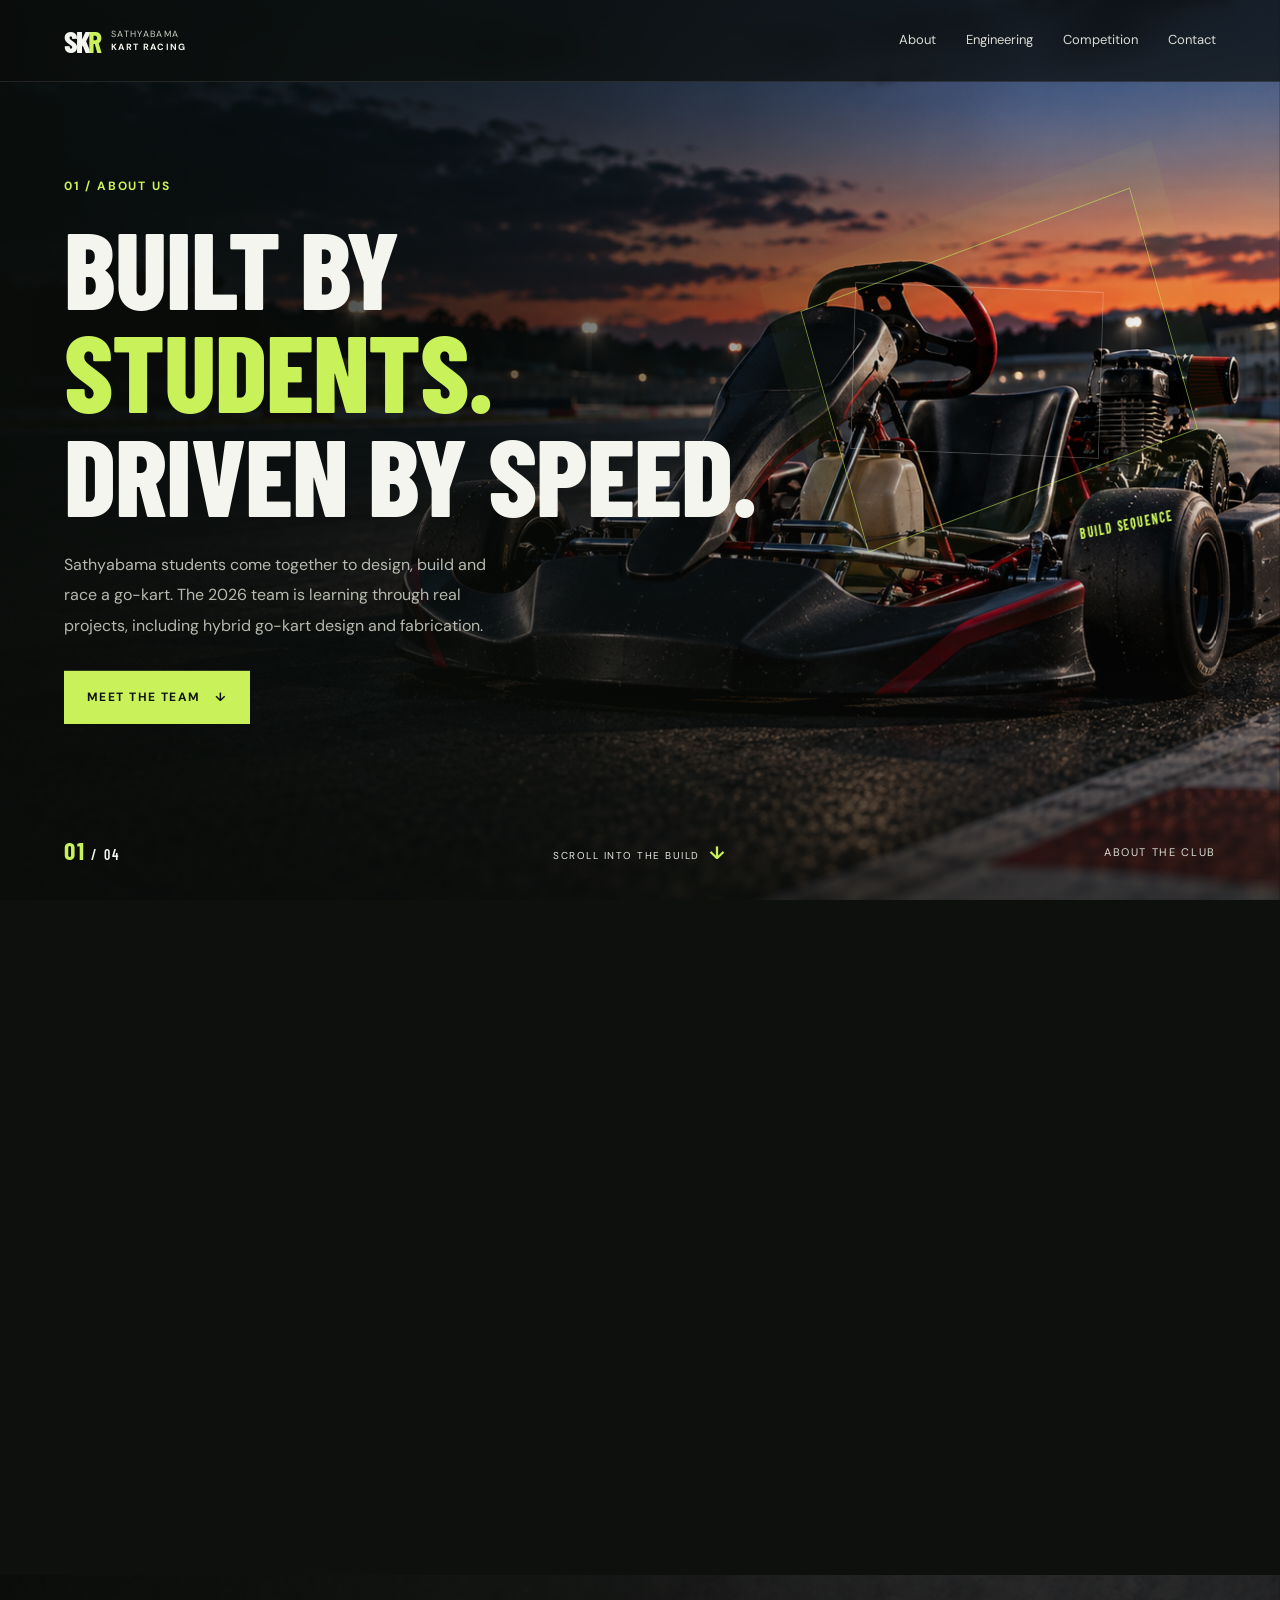
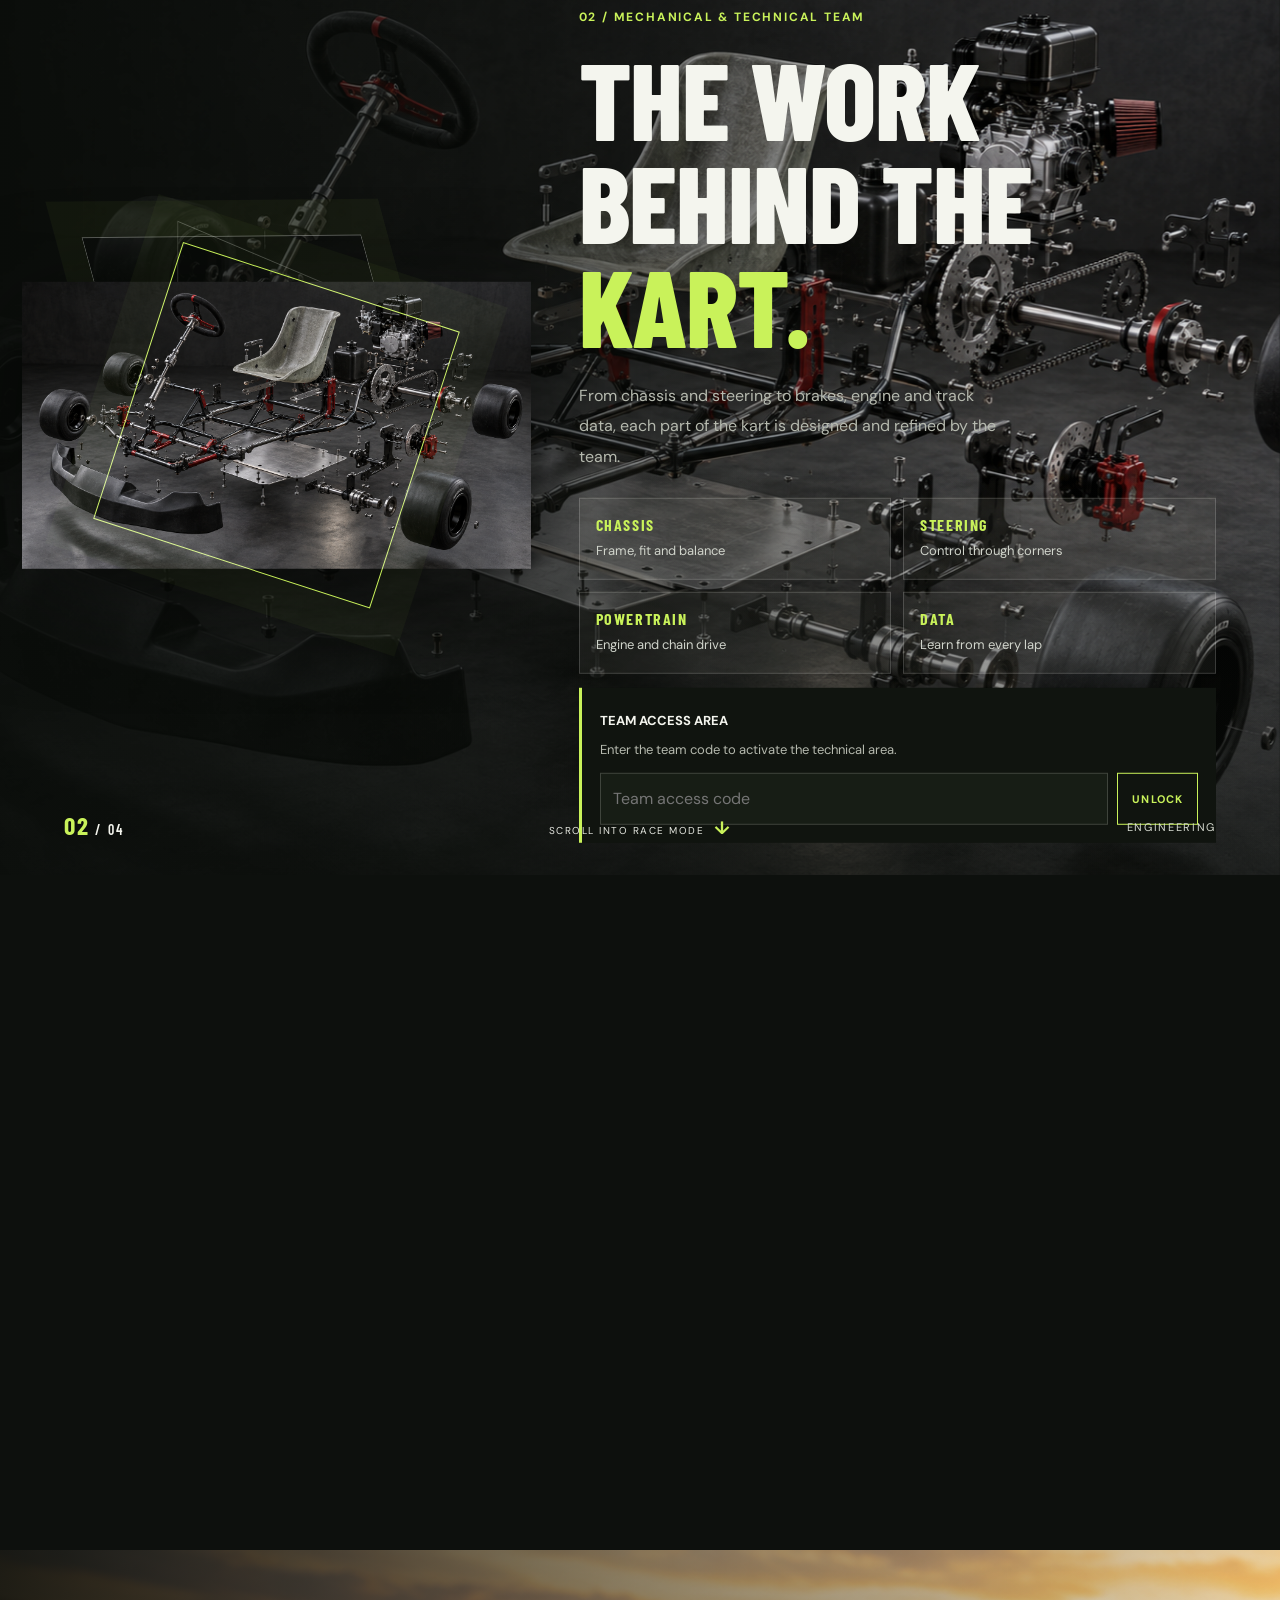
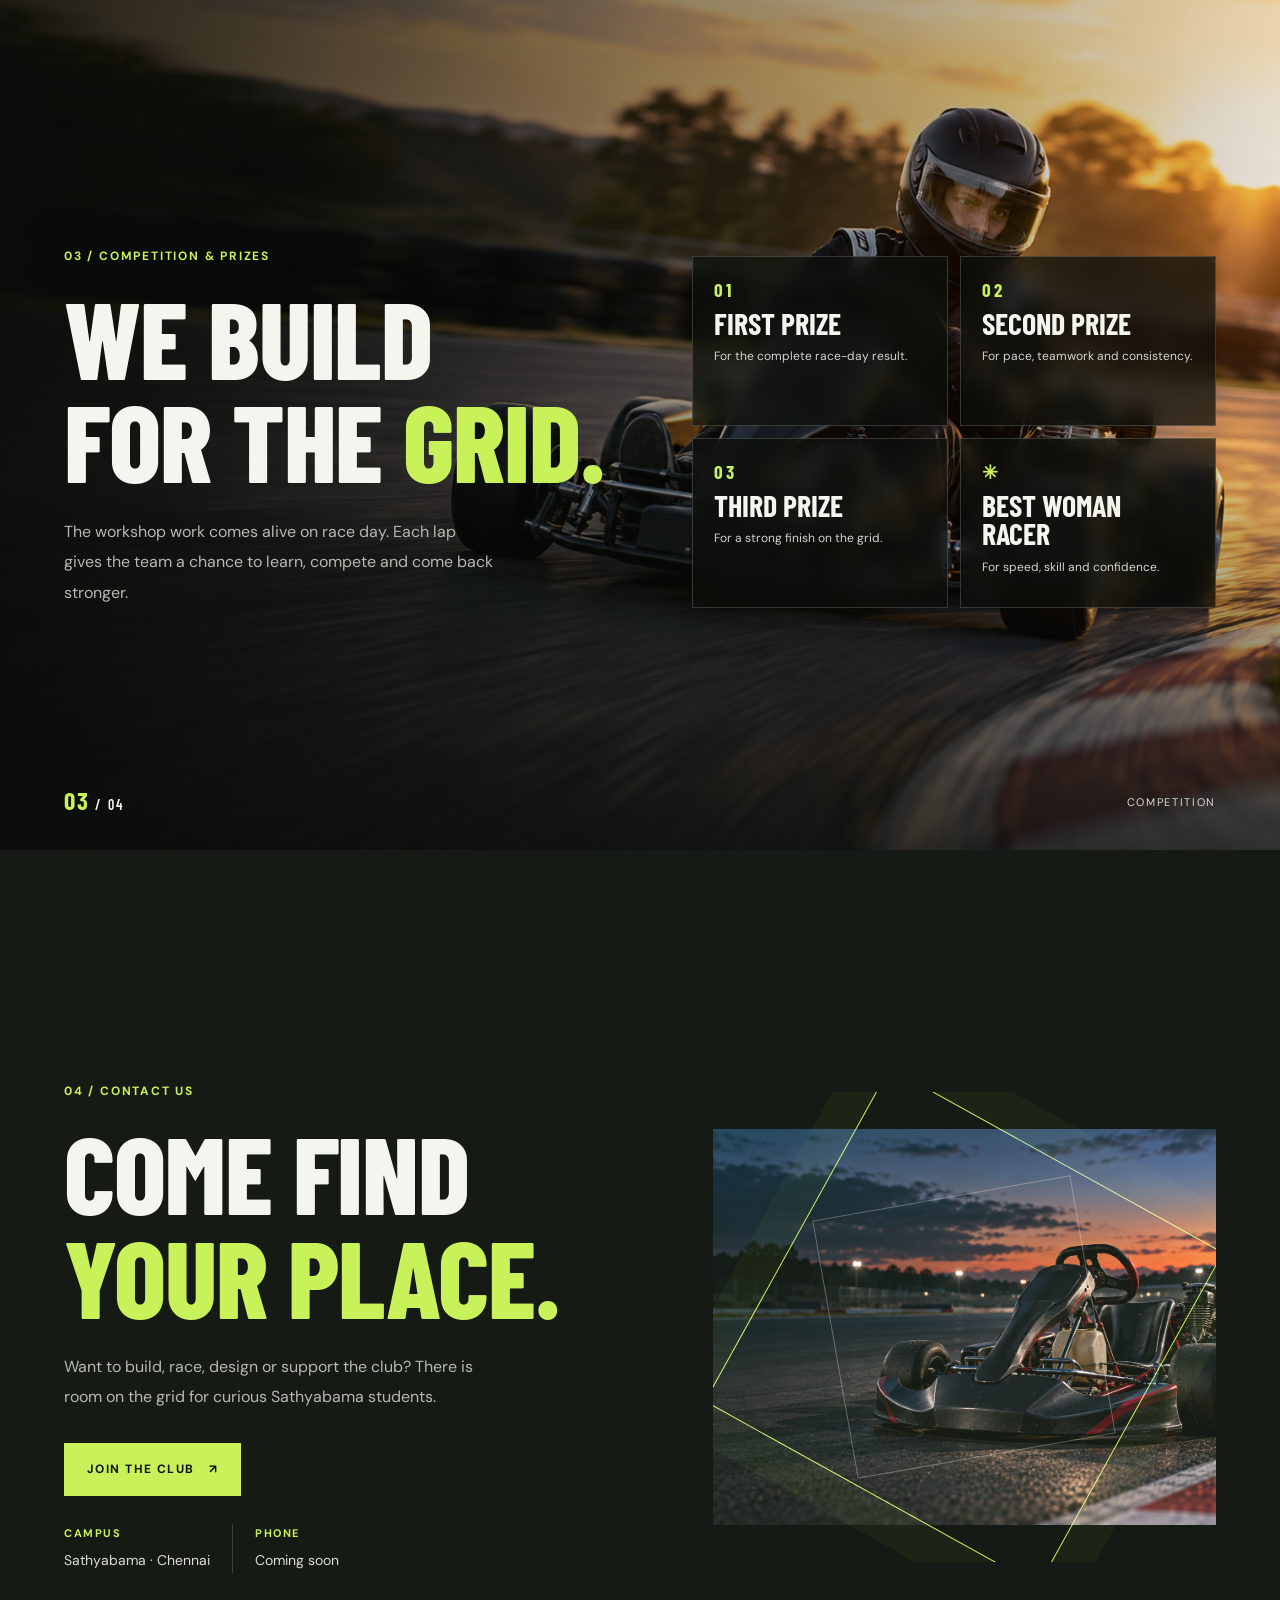
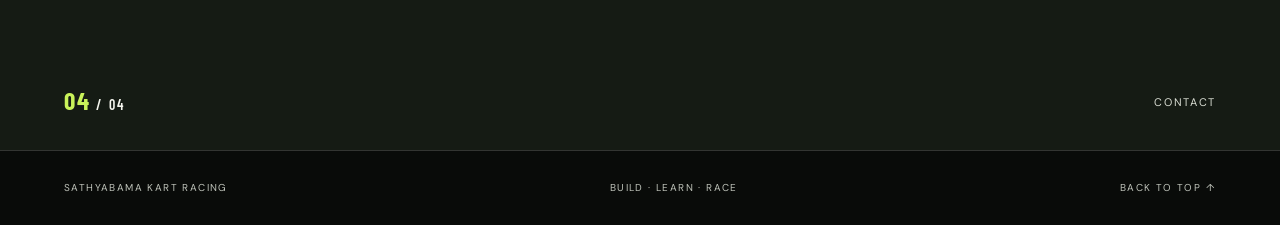
<file: index.html>
<!doctype html>
<html lang="en">
<head>
  <meta charset="utf-8">
  <meta name="viewport" content="width=device-width, initial-scale=1">
  <meta name="theme-color" content="#10130f">
  <title>Sathyabama Kart Racing</title>
  <link rel="preconnect" href="https://fonts.googleapis.com">
  <link rel="preconnect" href="https://fonts.gstatic.com" crossorigin>
  <link href="https://fonts.googleapis.com/css2?family=Barlow+Condensed:wght@500;600;700;800&family=DM+Sans:wght@400;500;600;700&display=swap" rel="stylesheet">
  <style>
    :root{--ink:#0d100d;--panel:#151b14;--paper:#f4f5ee;--muted:#b5b9ae;--lime:#c9f25a;--line:rgba(244,245,238,.18);--display:"Barlow Condensed",Impact,sans-serif;--body:"DM Sans",Arial,sans-serif;--wrap:min(1200px,calc(100% - 10vw))}*{box-sizing:border-box}html{scroll-behavior:smooth}body{margin:0;background:var(--ink);color:var(--paper);font:16px/1.75 var(--body);overflow-x:hidden}img{display:block;max-width:100%}a{color:inherit;text-decoration:none}button,input{font:inherit}.wrap{width:var(--wrap);margin-inline:auto}.site-header{height:82px;position:fixed;z-index:50;inset:0 0 auto;display:flex;align-items:center;justify-content:space-between;padding:0 5vw;background:rgba(10,13,10,.72);backdrop-filter:blur(14px);border-bottom:1px solid rgba(244,245,238,.1)}.brand{display:flex;align-items:center;gap:11px}.brand-mark{font:800 30px/.8 var(--display);letter-spacing:-.08em}.brand-mark b{color:var(--lime)}.brand-copy{font-size:9px;line-height:1.35;letter-spacing:.15em;color:#ced2c9}.brand-copy strong{color:var(--paper)}.site-nav{display:flex;gap:30px}.site-nav a{font-size:13px;color:#dadcd5}.site-nav a:hover{color:var(--lime)}.menu{display:none;border:0;background:none;color:var(--paper);font-size:23px}.eyebrow{margin:0 0 18px;color:var(--lime);font-size:12px;letter-spacing:.15em;text-transform:uppercase;font-weight:700}.title{margin:0;font:800 clamp(65px,8.5vw,126px)/.95 var(--display);text-transform:uppercase;letter-spacing:-.01em}.title em{color:var(--lime);font-style:normal}.copy{margin:25px 0 0;max-width:430px;color:var(--muted);font-size:16px;line-height:1.9}.button{display:inline-flex;align-items:center;justify-content:center;gap:14px;margin-top:30px;padding:0 22px;min-height:53px;background:var(--lime);border:1px solid var(--lime);color:#10130f;font-size:12px;letter-spacing:.12em;text-transform:uppercase;font-weight:700;transition:transform .2s,background .2s}.button:hover{transform:translateY(-3px);background:#ddff88}.page{position:relative;isolation:isolate;overflow:hidden}.page--motion{height:175svh;min-height:1050px}.page--still{min-height:100svh;padding:140px 0 86px;display:grid;align-items:center}.page-pin{height:100svh;min-height:650px;position:sticky;top:0;overflow:hidden;isolation:isolate;background:#10130f}.layer{position:absolute;inset:0;opacity:0;will-change:transform,opacity}.layer img{width:100%;height:100%;object-fit:cover}.layer--hero{opacity:1}.about-hero img{object-position:62% center}.tyre img{object-position:35% center}.parts img{object-position:center}.track img{object-position:63% center}.shade{position:absolute;z-index:4;inset:0;background:linear-gradient(90deg,rgba(10,13,10,.92),rgba(10,13,10,.57) 43%,rgba(10,13,10,.07) 80%),linear-gradient(0deg,rgba(10,13,10,.7),transparent 46%);pointer-events:none}.content{position:absolute;z-index:7;left:50%;top:50%;width:var(--wrap);transform:translate(-50%,-50%);transition:opacity .15s}.page-count{position:absolute;z-index:9;left:5vw;bottom:35px;font:600 14px var(--display);letter-spacing:.15em}.page-count b{color:var(--lime);font-size:25px}.page-name{position:absolute;z-index:9;right:5vw;bottom:38px;color:#d9ddd3;font-size:11px;letter-spacing:.15em}.scroll-note{position:absolute;z-index:9;bottom:31px;left:50%;transform:translateX(-50%);font-size:10px;letter-spacing:.15em;white-space:nowrap;color:#e6e8e1}.scroll-note b{color:var(--lime);font-size:18px;margin-left:5px}.transition-tag{position:absolute;z-index:9;top:108px;left:50%;transform:translateX(-50%);width:var(--wrap);display:flex;justify-content:space-between;color:#e2e5db;font-size:11px;letter-spacing:.14em;opacity:0;transition:opacity .15s}.transition-tag b{color:var(--lime)}.wire-object{position:absolute;z-index:5;right:8vw;top:21%;width:34vw;max-width:590px;aspect-ratio:1.2;transform-style:preserve-3d;pointer-events:none}.wire-object:before,.wire-object:after{content:"";position:absolute;border:1px solid rgba(201,242,90,.55);inset:15% 4%;transform:rotateZ(-8deg) translateZ(-80px);box-shadow:0 0 0 38px rgba(201,242,90,.04)}.wire-object:after{inset:27% 17%;border-color:rgba(244,245,238,.26);transform:rotateZ(12deg) translateZ(-35px);box-shadow:none}.wire-object span{position:absolute;right:0;bottom:-12px;color:var(--lime);font:700 14px var(--display);letter-spacing:.13em}.engineering .wire-object{left:7vw;right:auto}.engineering .wire-object:before{border-color:rgba(244,245,238,.34)}.engineering-content{display:grid;grid-template-columns:.8fr 1.2fr;gap:7vw;align-items:center}.engineering-art{position:relative;min-height:490px;display:grid;place-items:center}.engineering-art img{width:120%;max-width:none;mix-blend-mode:screen;filter:drop-shadow(0 25px 50px rgba(0,0,0,.5))}.engineering-art:before{content:"";position:absolute;width:68%;aspect-ratio:1;border:1px solid var(--lime);transform:rotate(18deg);box-shadow:0 0 0 38px rgba(201,242,90,.035)}.engineering-text .copy{margin-bottom:26px}.team-grid{display:grid;grid-template-columns:1fr 1fr;gap:12px}.team-grid div{padding:16px;background:rgba(244,245,238,.055);border:1px solid var(--line)}.team-grid b{display:block;color:var(--lime);font:700 16px var(--display);letter-spacing:.1em}.team-grid span{display:block;margin-top:6px;color:#d0d4cb;font-size:13px}.access{margin-top:14px;padding:18px;background:#10140f;border-left:3px solid var(--lime)}.access b{font-size:13px}.access p{margin:5px 0 12px;color:var(--muted);font-size:13px}.access-row{display:flex;gap:9px}.access input{flex:1;min-width:0;padding:11px 12px;color:var(--paper);background:#171d15;border:1px solid var(--line);outline:0}.access input:focus{border-color:var(--lime)}.access button{padding:0 14px;border:1px solid var(--lime);background:transparent;color:var(--lime);font-size:11px;letter-spacing:.1em;text-transform:uppercase;font-weight:700}.access-note{display:none;margin:10px 0 0;color:#d9f99e;font-size:13px}.access-note.show{display:block}.access-note.error{color:#ffd3c9}.competition-bg{position:absolute;z-index:-3;inset:0;width:100%;height:100%;object-fit:cover;object-position:62% center}.competition-shade{position:absolute;z-index:-2;inset:0;background:linear-gradient(90deg,rgba(10,13,10,.9),rgba(10,13,10,.48) 48%,rgba(10,13,10,.08)),linear-gradient(0deg,rgba(10,13,10,.7),transparent 45%)}.competition-content{display:grid;grid-template-columns:1fr .95fr;gap:6vw;align-items:end}.awards{display:grid;grid-template-columns:1fr 1fr;gap:12px}.award{min-height:170px;padding:21px;background:rgba(13,16,12,.72);border:1px solid var(--line);backdrop-filter:blur(9px)}.award strong{display:block;color:var(--lime);font:700 19px var(--display);letter-spacing:.13em}.award b{display:block;margin:8px 0 4px;font:700 30px/.95 var(--display);text-transform:uppercase}.award span{color:#d2d6cd;font-size:12px}.contact{background:#151b14}.contact-content{display:grid;grid-template-columns:1fr .9fr;gap:7vw;align-items:center}.contact-art{position:relative;min-height:470px;display:grid;place-items:center;overflow:hidden}.contact-art:before,.contact-art:after{content:"";position:absolute;width:380px;aspect-ratio:1;border:1px solid var(--lime);transform:rotate(29deg);box-shadow:0 0 0 38px rgba(201,242,90,.04)}.contact-art:after{width:260px;border-color:rgba(244,245,238,.3);transform:rotate(-10deg);box-shadow:none}.contact-art img{position:relative;z-index:2;width:140%;max-width:none;mix-blend-mode:screen}.contact-details{display:flex;flex-wrap:wrap;gap:22px;margin-top:28px}.contact-details div{padding-right:22px;border-right:1px solid var(--line)}.contact-details div:last-child{border:0}.contact-details b{display:block;color:var(--lime);font-size:11px;letter-spacing:.14em}.contact-details span{display:block;margin-top:5px;color:#d9ddd3;font-size:14px}.footer{padding:28px 5vw;display:flex;justify-content:space-between;background:#090b09;border-top:1px solid var(--line);color:#bfc3ba;font-size:10px;letter-spacing:.14em}.reveal{opacity:0;transform:translateY(20px);transition:opacity .6s,transform .6s}.reveal.show{opacity:1;transform:none}
    @media(max-width:800px){:root{--wrap:calc(100% - 42px)}.site-header{height:70px;padding:0 21px}.site-nav{display:none;position:absolute;top:69px;left:0;right:0;flex-direction:column;gap:0;padding:9px 21px 20px;background:#111610}.site-nav.open{display:flex}.site-nav a{padding:12px 0;border-bottom:1px solid var(--line)}.menu{display:block}.page--motion{height:155svh;min-height:930px}.page--still{min-height:720px;padding:110px 0 75px}.content{top:auto;bottom:100px;transform:translateX(-50%)}.title{font-size:clamp(60px,18vw,94px);line-height:.98}.copy{font-size:14px;line-height:1.8}.shade,.competition-shade{background:linear-gradient(0deg,rgba(10,13,10,.94),rgba(10,13,10,.58) 48%,rgba(10,13,10,.05) 87%)}.page-count{left:21px;bottom:22px}.page-name{right:21px;bottom:25px;font-size:9px}.scroll-note{bottom:23px;font-size:8px}.transition-tag{top:85px;font-size:9px}.wire-object{width:72vw;right:-2vw;top:15%}.engineering .wire-object{left:-2vw}.engineering-content,.competition-content,.contact-content{grid-template-columns:1fr;gap:28px}.engineering-art{min-height:290px;order:2}.engineering-art img{width:112%}.team-grid{gap:8px}.team-grid div{padding:13px}.team-grid span{font-size:12px}.access{padding:15px}.contact-art{order:-1;min-height:320px}.contact-art:before{width:275px}.contact-art:after{width:180px}.contact-art img{width:145%}.awards{gap:8px}.award{min-height:145px;padding:17px 14px}.award b{font-size:27px}.footer{padding:23px 21px}.footer span{display:none}}
    @media(prefers-reduced-motion:reduce){html{scroll-behavior:auto}.page--motion{height:100svh;min-height:650px}.reveal{opacity:1;transform:none;transition:none}}
  </style>
</head>
<body>
  <header class="site-header"><a class="brand" href="#about"><span class="brand-mark">SK<b>R</b></span><span class="brand-copy">SATHYABAMA<br><strong>KART RACING</strong></span></a><button class="menu" aria-label="Open navigation" aria-expanded="false">☰</button><nav class="site-nav"><a href="#about">About</a><a href="#engineering">Engineering</a><a href="#competition">Competition</a><a href="#contact">Contact</a></nav></header>
  <main>
    <section class="page page--motion about" id="about" data-motion="about"><div class="page-pin"><div class="layer layer--hero about-hero"><img src="assets/kart-hero.png" alt="Student racing go-kart on a circuit"></div><div class="layer tyre"><img src="assets/kart-wheel.png" alt="Close-up of a go-kart tyre, brake disc and wheel hub"></div><div class="layer parts"><img src="assets/kart-exploded.png" alt="Exploded view of the go-kart components"></div><div class="wire-object" aria-hidden="true"><span>BUILD SEQUENCE</span></div><div class="shade"></div><div class="transition-tag wrap"><span>ABOUT → ENGINEERING</span><span><b data-motion-count>01</b> / 03</span></div><div class="content wrap" data-motion-content><p class="eyebrow">01 / ABOUT US</p><h1 class="title">Built by<br><em>students.</em><br>Driven by speed.</h1><p class="copy">Sathyabama students come together to design, build and race a go-kart. The 2026 team is learning through real projects, including hybrid go-kart design and fabrication.</p><a class="button" href="#engineering">Meet the team <span>↓</span></a></div><span class="page-count"><b>01</b> / 04</span><span class="page-name">ABOUT THE CLUB</span><span class="scroll-note">SCROLL INTO THE BUILD <b>↓</b></span></div></section>
    <section class="page page--motion engineering" id="engineering" data-motion="engineering"><div class="page-pin"><div class="layer layer--hero parts"><img src="assets/kart-exploded.png" alt="Exploded go-kart technical view"></div><div class="layer track"><img src="assets/kart-track.png" alt="Go-kart racing through a circuit corner"></div><div class="wire-object" aria-hidden="true"><span>RACE SEQUENCE</span></div><div class="shade"></div><div class="transition-tag wrap"><span>ENGINEERING → COMPETITION</span><span><b data-motion-count>02</b> / 02</span></div><div class="content wrap engineering-content" data-motion-content><div class="engineering-art"><img src="assets/kart-exploded.png" alt="Go-kart frame, wheels, engine, seat and steering parts"></div><div class="engineering-text"><p class="eyebrow">02 / MECHANICAL & TECHNICAL TEAM</p><h2 class="title">The work<br>behind the <em>kart.</em></h2><p class="copy">From chassis and steering to brakes, engine and track data, each part of the kart is designed and refined by the team.</p><div class="team-grid"><div><b>CHASSIS</b><span>Frame, fit and balance</span></div><div><b>STEERING</b><span>Control through corners</span></div><div><b>POWERTRAIN</b><span>Engine and chain drive</span></div><div><b>DATA</b><span>Learn from every lap</span></div></div><div class="access"><b>TEAM ACCESS AREA</b><p>Enter the team code to activate the technical area.</p><div class="access-row"><input data-code type="password" placeholder="Team access code" aria-label="Team access code"><button data-unlock>Unlock</button></div><span class="access-note" data-note></span></div></div></div><span class="page-count"><b>02</b> / 04</span><span class="page-name">ENGINEERING</span><span class="scroll-note">SCROLL INTO RACE MODE <b>↓</b></span></div></section>
    <section class="page page--still competition" id="competition"><img class="competition-bg" src="assets/kart-track.png" alt="Go-kart driver racing through a circuit corner"><div class="competition-shade"></div><div class="wrap competition-content reveal"><div><p class="eyebrow">03 / COMPETITION & PRIZES</p><h2 class="title">We build<br>for the <em>grid.</em></h2><p class="copy">The workshop work comes alive on race day. Each lap gives the team a chance to learn, compete and come back stronger.</p></div><div class="awards"><div class="award"><strong>01</strong><b>First prize</b><span>For the complete race-day result.</span></div><div class="award"><strong>02</strong><b>Second prize</b><span>For pace, teamwork and consistency.</span></div><div class="award"><strong>03</strong><b>Third prize</b><span>For a strong finish on the grid.</span></div><div class="award"><strong>✳</strong><b>Best woman racer</b><span>For speed, skill and confidence.</span></div></div></div><span class="page-count"><b>03</b> / 04</span><span class="page-name">COMPETITION</span></section>
    <section class="page page--still contact" id="contact"><div class="wrap contact-content"><div class="reveal"><p class="eyebrow">04 / CONTACT US</p><h2 class="title">Come find<br><em>your place.</em></h2><p class="copy">Want to build, race, design or support the club? There is room on the grid for curious Sathyabama students.</p><a class="button" href="mailto:club@example.com?subject=Kart%20Racing%20Club">Join the club <span>↗</span></a><div class="contact-details"><div><b>CAMPUS</b><span>Sathyabama · Chennai</span></div><div><b>PHONE</b><span>Coming soon</span></div></div></div><div class="contact-art reveal"><img src="assets/kart-hero.png" alt="Racing go-kart ready at the circuit"></div></div><span class="page-count"><b>04</b> / 04</span><span class="page-name">CONTACT</span></section>
  </main>
  <footer class="footer"><span>SATHYABAMA KART RACING</span><span>BUILD · LEARN · RACE</span><a href="#about">BACK TO TOP ↑</a></footer>
  <script>
    (()=>{const clamp=(v,a,b)=>Math.max(a,Math.min(b,v));const pages=[...document.querySelectorAll('[data-motion]')];const nav=document.querySelector('.site-nav'),menu=document.querySelector('.menu');let queued=false;menu?.addEventListener('click',()=>{const open=nav.classList.toggle('open');menu.setAttribute('aria-expanded',String(open));menu.textContent=open?'×':'☰'});nav?.querySelectorAll('a').forEach(a=>a.addEventListener('click',()=>{nav.classList.remove('open');menu?.setAttribute('aria-expanded','false');if(menu)menu.textContent='☰'}));document.querySelector('[data-unlock]')?.addEventListener('click',()=>{const input=document.querySelector('[data-code]'),note=document.querySelector('[data-note]');if(input.value.trim().toUpperCase()==='SBU26'){note.textContent='Technical area activated for this browser.';note.className='access-note show'}else{note.textContent='Use the team code and try again.';note.className='access-note show error';input.focus()}});function set(layer,o,t){layer.style.opacity=clamp(o,0,1);layer.style.transform=t}function move(page){const rect=page.getBoundingClientRect(),span=Math.max(1,page.offsetHeight-innerHeight),p=clamp(-rect.top/span,0,1),type=page.dataset.motion,content=page.querySelector('[data-motion-content]'),tag=page.querySelector('.transition-tag'),wire=page.querySelector('.wire-object'),layers=[...page.querySelectorAll('.layer')],count=page.querySelector('[data-motion-count]');if(type==='about'){const t=clamp((p-.52)/.48,0,1),tyre=layers[1],parts=layers[2];content.style.opacity=String(1-clamp((p-.48)/.22,0,1));tag.style.opacity=String(clamp((p-.49)/.14,0,1));set(layers[0],1-clamp(t/.72,0,1),`translate3d(${-18*t}%,${6*t}%,0) rotateY(${-24*t}deg) rotateZ(${-5*t}deg) scale(${1-.18*t})`);set(tyre,clamp(t/.55,0,1)*(1-clamp((t-.68)/.32,0,1)),`translate3d(${34*(1-t)}%,${-7*t}%,0) rotateY(${34*(1-t)}deg) rotateZ(${t*38}deg) scale(${.68+.42*t})`);set(parts,clamp((t-.56)/.44,0,1),`translate3d(${12*(1-t)}%,0,0) rotateY(${(1-t)*28}deg) scale(${.9+.1*t})`);wire.style.transform=`translate3d(${-32*t}px,${20*t}px,0) rotateX(${20*t}deg) rotateY(${-30+60*t}deg) rotateZ(${-10+20*t}deg)`;count.textContent=t<.34?'01':t<.72?'02':'03'}else{const t=clamp((p-.54)/.46,0,1),track=layers[1];content.style.opacity=String(1-clamp((p-.5)/.22,0,1));tag.style.opacity=String(clamp((p-.51)/.14,0,1));set(layers[0],1-clamp(t/.72,0,1),`translate3d(${-13*t}%,${6*t}%,0) rotateY(${t*34}deg) rotateZ(${-6*t}deg) scale(${1-.16*t})`);set(track,t,`translate3d(${25*(1-t)}%,0,0) rotateY(${(1-t)*30}deg) scale(${.95+.14*t})`);wire.style.transform=`translate3d(${32*t}px,${-18+34*t}px,0) rotateX(${28-42*t}deg) rotateY(${42-84*t}deg) rotateZ(${-12+24*t}deg)`;count.textContent=t<.52?'01':'02'}}function update(){pages.forEach(move);queued=false}addEventListener('scroll',()=>{if(!queued){requestAnimationFrame(update);queued=true}},{passive:true});addEventListener('resize',update,{passive:true});update();if('IntersectionObserver'in window){const io=new IntersectionObserver(es=>es.forEach(e=>{if(e.isIntersecting){e.target.classList.add('show');io.unobserve(e.target)}}),{threshold:.12});document.querySelectorAll('.reveal').forEach(e=>io.observe(e))}else document.querySelectorAll('.reveal').forEach(e=>e.classList.add('show'))})();
  </script>
</body>
</html>
</file>
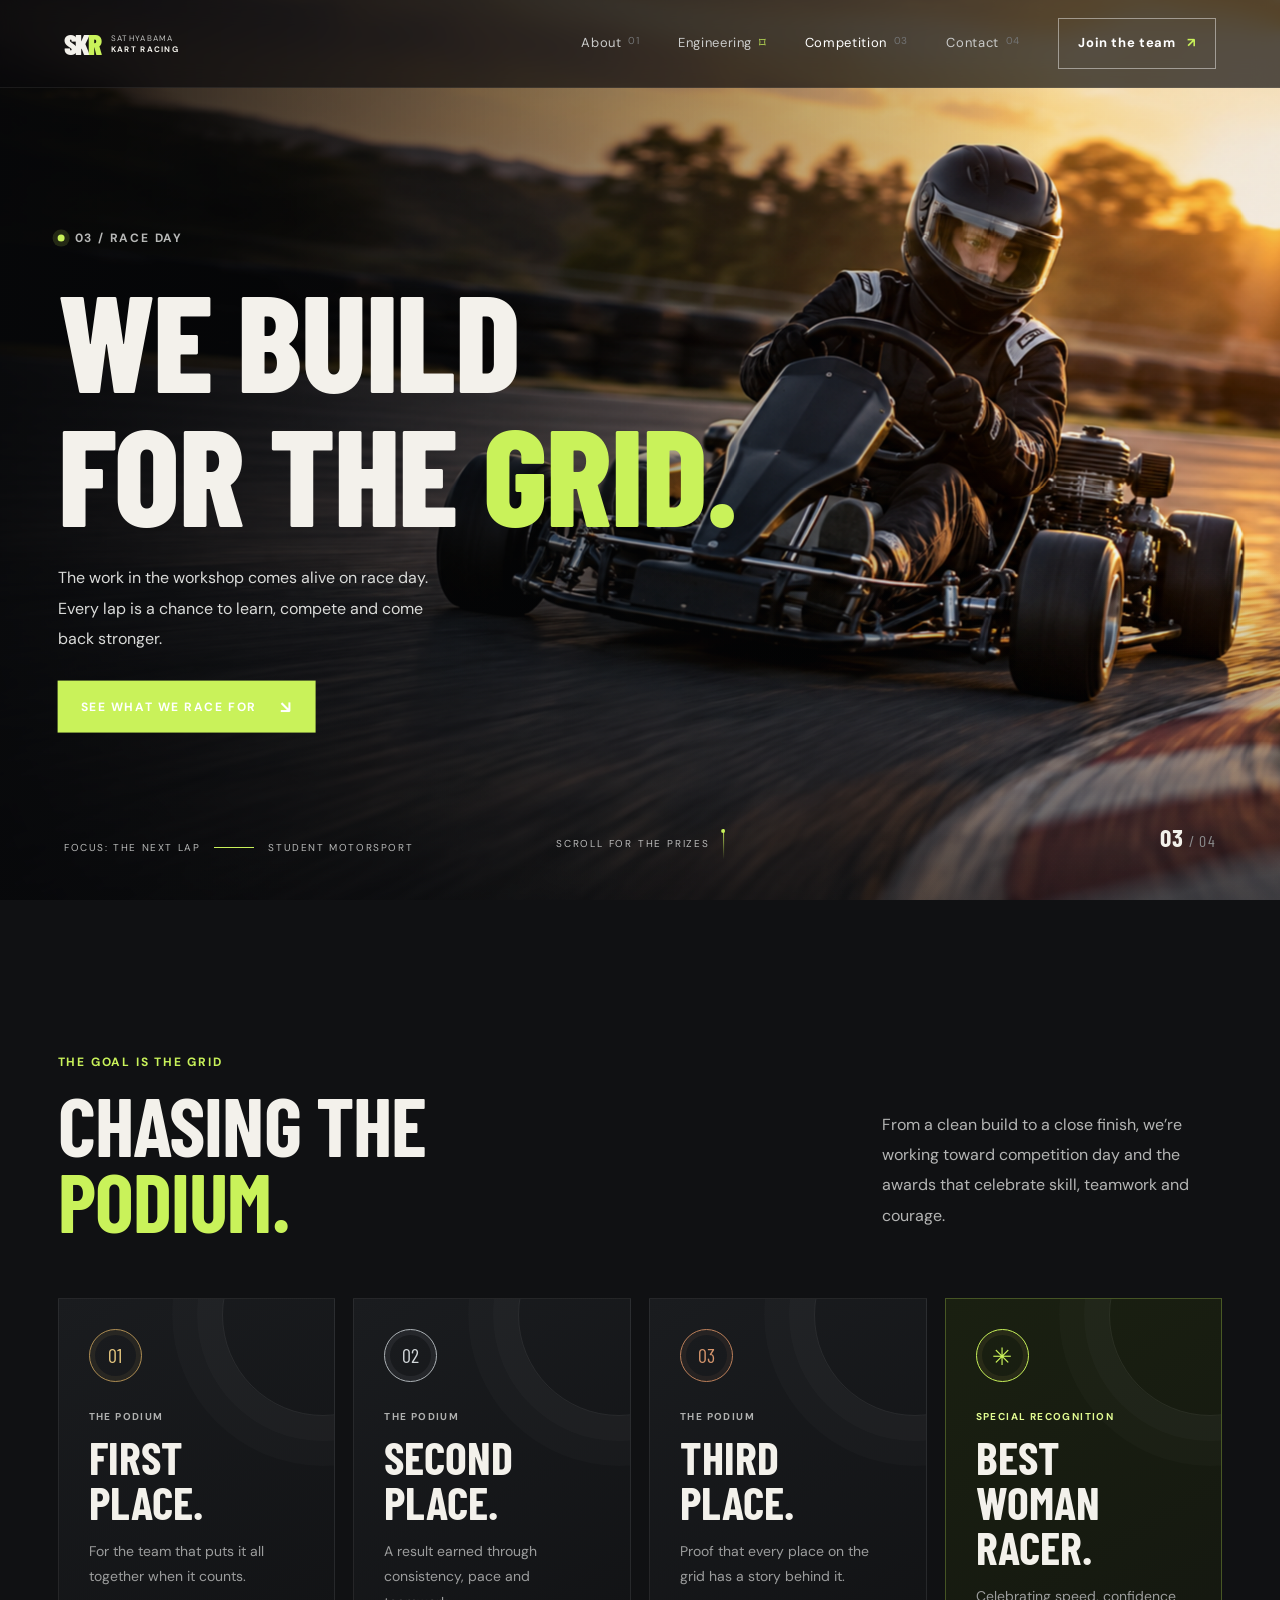
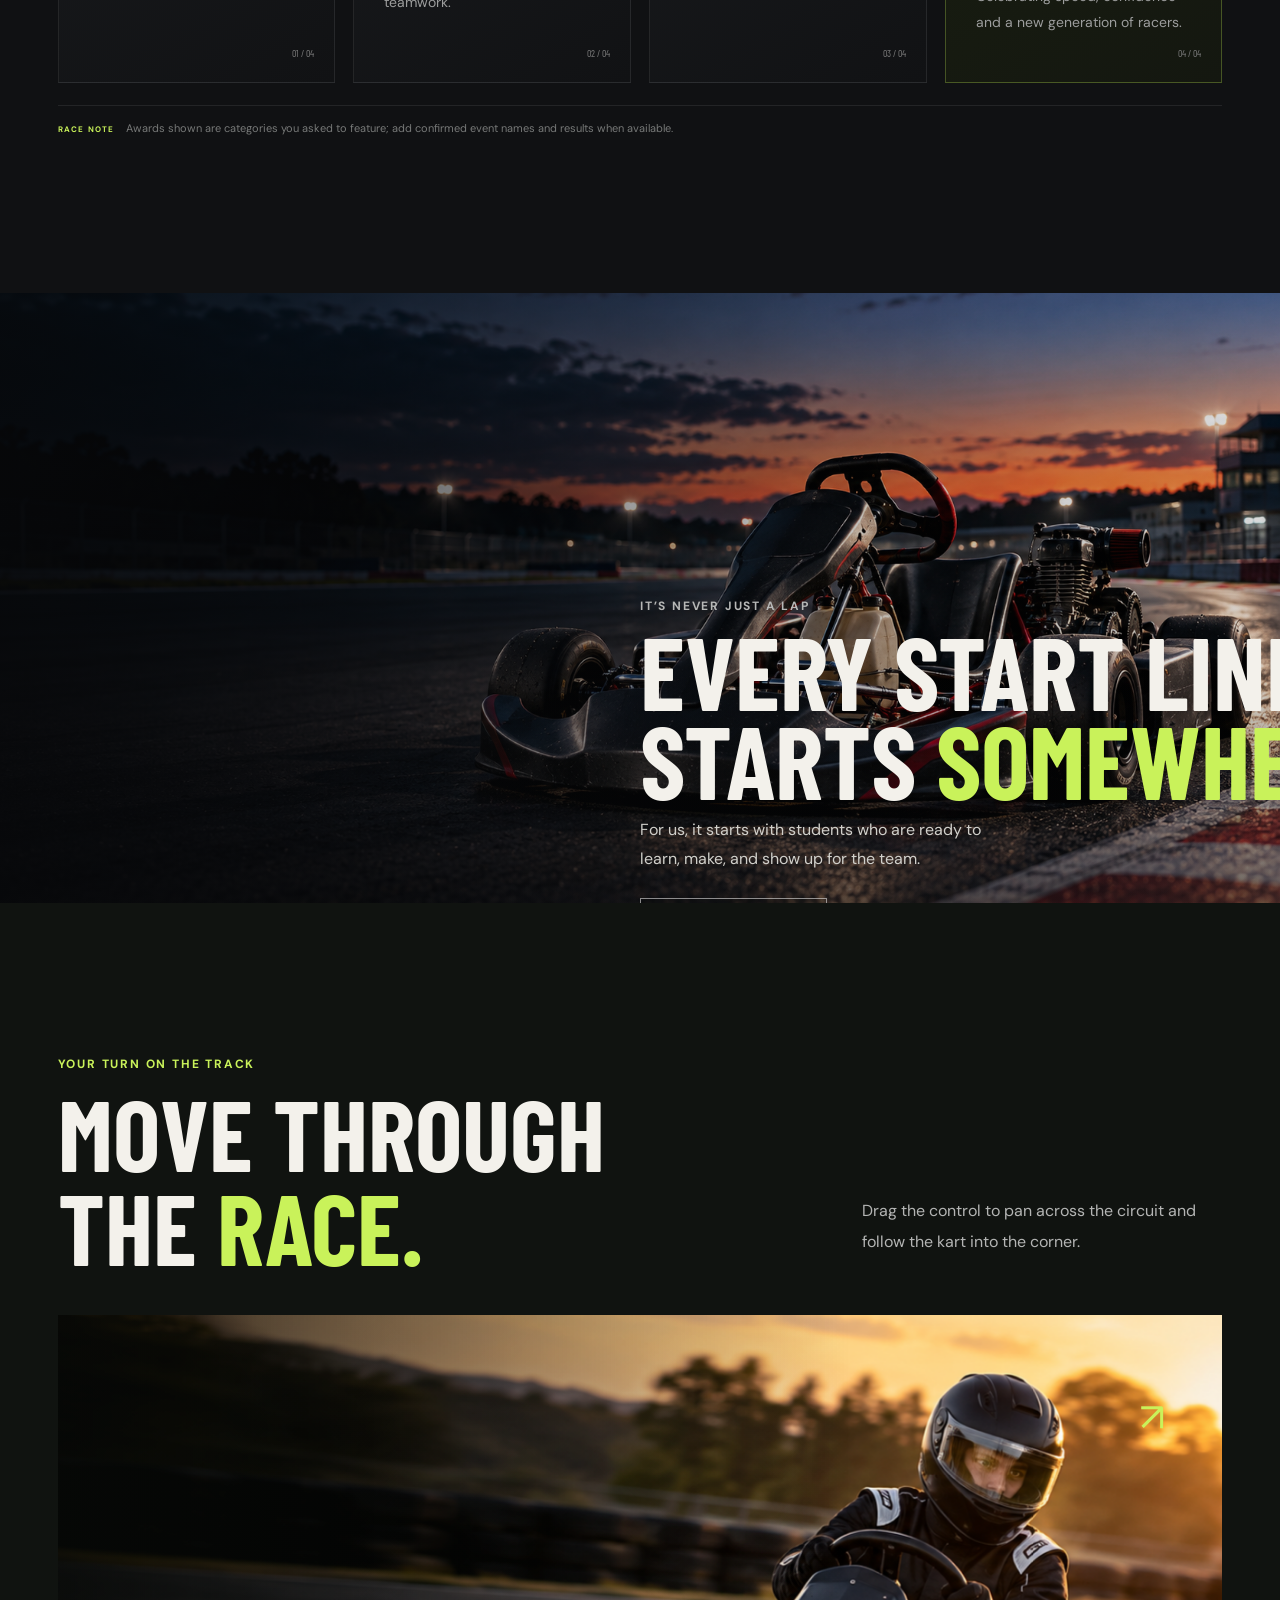
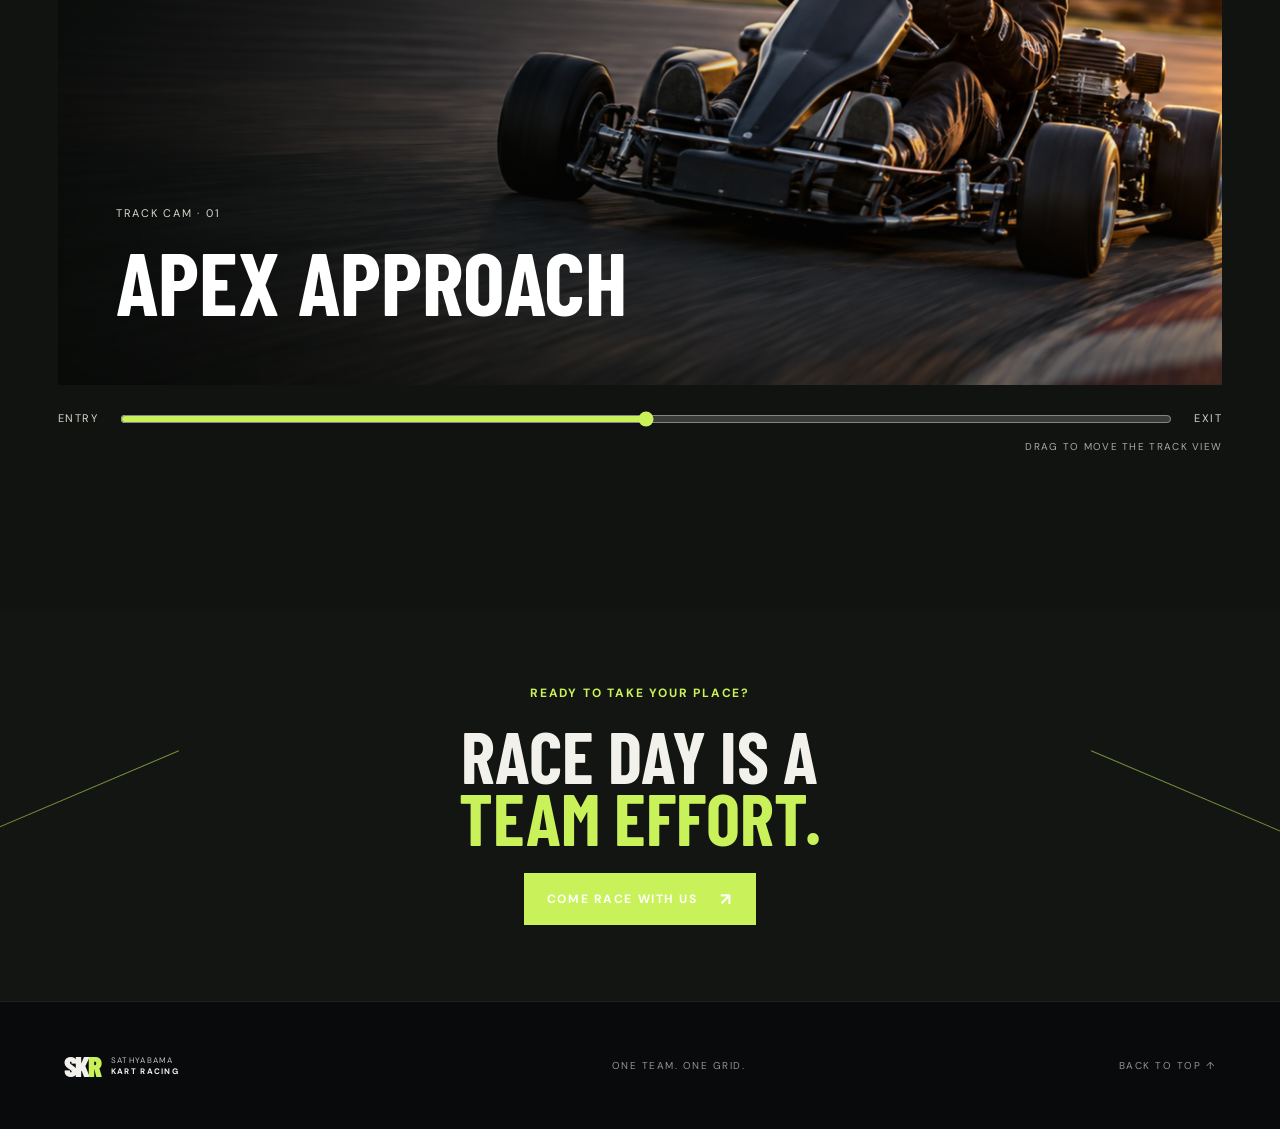
<file: competitions.html>
<!doctype html>
<html lang="en">
<head><meta charset="utf-8"><meta name="viewport" content="width=device-width, initial-scale=1"><meta name="theme-color" content="#0b0c0e"><meta name="description" content="The Sathyabama student go-kart club's competition ambitions and race-day awards."><title>Competition — Sathyabama Kart Racing</title><link rel="preconnect" href="https://fonts.googleapis.com"><link rel="preconnect" href="https://fonts.gstatic.com" crossorigin><link href="https://fonts.googleapis.com/css2?family=Barlow+Condensed:wght@500;600;700;800;900&family=DM+Sans:wght@400;500;600;700&display=swap" rel="stylesheet"><style>
:root{--ink:#0b0c0e;--panel:#111316;--panel-2:#17191c;--white:#f3f1eb;--muted:#9a9b9b;--line:rgba(255,255,255,.13);--red:#c9f25a;--red-dark:#91b832;--gold:#d4ab61;--font-display:"Barlow Condensed","Arial Narrow",Impact,sans-serif;--font-body:"DM Sans",Arial,sans-serif;--wrap:min(1180px,calc(100% - 9vw))}
*{box-sizing:border-box}html{scroll-behavior:smooth;scroll-padding-top:88px}body{margin:0;background:var(--ink);color:var(--white);font-family:var(--font-body);font-size:15px;line-height:1.65;overflow-x:hidden}body::selection{background:var(--red);color:#fff}a{color:inherit;text-decoration:none}img{display:block;max-width:100%}button,input,select,textarea{font:inherit}button,a,input,select,textarea{-webkit-tap-highlight-color:transparent}.wrap{width:var(--wrap);margin-inline:auto}.section-pad{padding:clamp(88px,11vw,156px) 0}.eyebrow{font-size:10px;line-height:1.4;letter-spacing:.19em;text-transform:uppercase;color:#b7b8b7;font-weight:700}.eyebrow--red{color:var(--red)}.body-copy{color:#b4b5b4;font-size:14px;line-height:1.85;max-width:440px}.site-header{position:fixed;z-index:20;top:0;left:0;width:100%;height:82px;padding:0 5vw;display:flex;align-items:center;justify-content:space-between;background:rgba(9,10,12,.68);backdrop-filter:blur(12px);border-bottom:1px solid rgba(255,255,255,.07)}.brand{display:inline-flex;align-items:center;gap:11px;min-width:174px}.brand__mark{font-family:var(--font-display);font-size:29px;font-weight:900;line-height:.8;letter-spacing:-.07em;color:var(--white);position:relative}.brand__mark span{color:var(--red)}.brand__words{font-size:8px;line-height:1.35;letter-spacing:.16em;color:#c2c3c1}.brand__words b{font-weight:700;color:var(--white)}.site-nav{display:flex;align-items:center;gap:clamp(17px,3vw,46px)}.site-nav>a{font-size:11px;letter-spacing:.05em;color:#cacbca;transition:color .2s ease}.site-nav>a:hover,.site-nav>a.is-active{color:#fff}.site-nav i{font-size:8px;font-style:normal;color:#737475;vertical-align:top;margin-left:3px}.site-nav i.nav-lock{font-size:13px;color:var(--red)}.site-nav .nav-cta{padding:11px 17px;border:1px solid rgba(255,255,255,.45);color:#fff;font-weight:700}.nav-cta span{color:var(--red);margin-left:8px}.menu-toggle{display:none;background:none;border:0;color:#fff}.button{display:inline-flex;align-items:center;justify-content:center;gap:23px;min-height:46px;padding:0 19px;border:1px solid transparent;font-size:10px;font-weight:700;letter-spacing:.13em;text-transform:uppercase;transition:transform .25s ease,background .25s ease,border-color .25s ease}.button span{font-size:17px;line-height:0}.button:hover{transform:translateY(-3px)}.button--red{background:var(--red);color:white}.button--red:hover{background:#d9ff7a}.button--light{color:#fff;border-color:rgba(255,255,255,.52);background:rgba(7,8,10,.12);backdrop-filter:blur(8px)}.button--light:hover{background:rgba(255,255,255,.15)}.text-link{display:inline-flex;align-items:center;gap:16px;margin-top:20px;color:#fff;font-size:11px;letter-spacing:.12em;text-transform:uppercase;font-weight:700}.text-link span{color:var(--red);font-size:17px}.text-link:hover span{transform:translate(2px,-2px)}.text-link span{transition:transform .2s}
.hero{height:min(950px,100svh);min-height:690px;position:relative;isolation:isolate;overflow:hidden;background:#151719}.hero__image,.gate-bg{position:absolute;z-index:-3;inset:0;width:100%;height:100%;object-fit:cover;object-position:center center;transform:scale(1.03);will-change:transform}.hero--about .hero__image{object-position:62% center}.hero__shade{position:absolute;z-index:-2;inset:0;background:linear-gradient(90deg,rgba(7,8,10,.93) 0%,rgba(7,8,10,.74) 31%,rgba(7,8,10,.14) 69%,rgba(7,8,10,.03) 100%),linear-gradient(0deg,rgba(7,8,10,.63),transparent 36%)}.hero__copy{position:absolute;left:50%;top:49%;transform:translate(-50%,-42%)}.hero__copy .eyebrow{display:flex;align-items:center;gap:10px;margin:0 0 24px}.pulse{width:7px;height:7px;background:var(--red);border-radius:50%;box-shadow:0 0 0 5px rgba(201,242,90,.14)}h1,h2,h3,p{margin-top:0}.hero h1,.contact-title h1,.gate-content h1{margin:0 0 24px;font-family:var(--font-display);font-weight:800;text-transform:uppercase;font-size:clamp(70px,10.7vw,154px);line-height:.91;letter-spacing:-.025em;max-width:700px}.hero h1 em,.contact-title h1 em,.gate-content h1 em,h2 em{color:var(--red);font-style:normal}.hero__intro{max-width:375px;color:#dadbd9;line-height:1.75;font-size:14px;margin:0 0 27px}.hero__meta{position:absolute;bottom:44px;left:5vw;display:flex;align-items:center;gap:14px;color:#b8b9b8;font-size:8px;letter-spacing:.16em}.meta-line{height:1px;width:40px;background:var(--red)}.hero__counter{position:absolute;right:5vw;bottom:40px;font-family:var(--font-display);font-size:16px;letter-spacing:.08em}.hero__counter b{font-size:25px}.hero__counter span{color:#8b8c8d}.scroll-cue{position:absolute;bottom:41px;left:50%;transform:translateX(-50%);display:flex;align-items:center;gap:13px;color:#bbb;font-size:8px;letter-spacing:.18em}.scroll-cue i{width:1px;height:30px;background:linear-gradient(var(--red),rgba(201,242,90,0));position:relative}.scroll-cue i::before{content:"";position:absolute;top:0;left:-2px;width:4px;height:4px;background:var(--red);border-radius:100%;animation:scrollDot 1.7s infinite}@keyframes scrollDot{to{transform:translateY(24px);opacity:0}}.hero--competition .hero__image{object-position:64% center}.hero--competition .hero__shade{background:linear-gradient(90deg,rgba(7,8,10,.9),rgba(7,8,10,.53) 37%,rgba(7,8,10,.03) 82%),linear-gradient(0deg,rgba(7,8,10,.58),transparent 38%)}
.intro-section{background:var(--ink)}.intro-grid{display:grid;grid-template-columns:.75fr 1.1fr 1fr;gap:5vw;align-items:start}.section-kicker{display:flex;align-items:center;gap:13px;padding-top:10px;color:#939493;font-size:9px;letter-spacing:.17em;text-transform:uppercase;white-space:nowrap}.kicker-rule{width:42px;height:1px;background:var(--red)}.intro-copy h2,.section-heading h2,.engineering-copy h2,.exploded-copy h2,.contact-copy h2{font-family:var(--font-display);text-transform:uppercase;font-size:clamp(48px,6.4vw,88px);line-height:.92;letter-spacing:-.01em;font-weight:700;margin:17px 0 24px}.intro-visual{position:relative;min-height:360px;overflow:hidden;background:radial-gradient(ellipse at 55% 50%,rgba(201,242,90,.2),transparent 36%),linear-gradient(135deg,#141619,#0d0e10);border:1px solid rgba(255,255,255,.08);display:flex;align-items:flex-end;padding:26px}.intro-visual p{position:relative;z-index:2;font-family:var(--font-display);font-size:35px;line-height:.93;text-transform:uppercase;margin:0}.orbit{position:absolute;border:1px solid rgba(255,255,255,.17);border-radius:50%;width:320px;height:170px;left:50%;top:44%;transform:translate(-50%,-50%) rotate(-28deg)}.orbit--two{width:240px;height:300px;transform:translate(-50%,-50%) rotate(43deg);border-color:rgba(201,242,90,.6)}.intro-stat{position:absolute;top:22px;left:22px;right:22px;display:flex;align-items:center;justify-content:space-between;gap:9px;font-size:7px;letter-spacing:.12em;color:#b6b6b5}.intro-stat b{color:var(--red)}.intro-stamp{position:absolute;right:23px;bottom:23px;border:1px solid rgba(255,255,255,.23);width:72px;height:72px;border-radius:50%;display:grid;place-content:center;text-align:center;font-size:8px;line-height:1.2;letter-spacing:.1em;transform:rotate(9deg);color:#d7d7d3}.intro-stamp strong{font-size:13px;color:var(--red)}
.projects-section{background:#111214}.section-heading{display:flex;align-items:flex-end;justify-content:space-between;gap:40px;margin-bottom:45px}.section-heading h2{margin-bottom:0}.section-heading>.body-copy{margin:0 0 7px;max-width:340px}.project-grid{display:grid;grid-template-columns:repeat(3,1fr);gap:13px}.project-card{min-height:335px;position:relative;overflow:hidden;padding:28px 27px;background:linear-gradient(145deg,#1a1c1f,#121315);border:1px solid rgba(255,255,255,.07);transition:background .35s,border-color .35s,transform .35s}.project-card:hover{transform:translateY(-5px);border-color:rgba(201,242,90,.48);background:linear-gradient(145deg,#202225,#151618)}.project-num{position:absolute;top:25px;right:25px;font-family:var(--font-display);font-size:18px;color:#707170}.project-icon{height:88px;width:100px;position:relative;margin-bottom:22px;color:var(--red)}.icon-frame{border:1px solid rgba(255,255,255,.28);width:87px;height:43px;margin-top:25px;transform:skewX(-23deg)}.icon-frame i{position:absolute;width:14px;height:14px;border:1px solid var(--red);border-radius:50%;bottom:-8px}.icon-frame i:nth-child(1){left:7px}.icon-frame i:nth-child(2){right:5px}.icon-frame i:nth-child(3){left:14px;top:12px;width:55px;height:1px;border:0;background:rgba(255,255,255,.35)}.icon-wheel i:first-child,.icon-wheel i:nth-child(2){position:absolute;left:15px;top:12px;width:62px;height:62px;border:1px solid rgba(255,255,255,.42);border-radius:50%}.icon-wheel i:nth-child(2){left:30px;top:27px;width:32px;height:32px;border-color:var(--red)}.icon-wheel::before{content:"";position:absolute;left:45px;top:43px;width:22px;height:1px;background:#fff;transform:rotate(-35deg)}.icon-data{display:flex;align-items:end;gap:8px;padding:12px 10px 8px;border-bottom:1px solid rgba(255,255,255,.25)}.icon-data i{width:9px;height:30px;background:rgba(201,242,90,.7);transform:skewY(-23deg)}.icon-data i:nth-child(2){height:48px;background:#ded8ce}.icon-data i:nth-child(3){height:35px;background:rgba(201,242,90,.5)}.icon-data i:nth-child(4){height:60px;background:var(--red)}.icon-data i:nth-child(5){height:42px;background:#9a9a97}.project-card .eyebrow{font-size:8px;color:var(--red);margin-bottom:10px}.project-card h3,.system-card h3,.award-card h3{font-family:var(--font-display);font-size:32px;line-height:.92;text-transform:uppercase;margin:0 0 11px}.project-card>p:last-of-type{max-width:270px;margin:0;color:#9b9c9c;font-size:11px;line-height:1.7}.project-source{display:inline-flex;gap:11px;margin-top:15px;color:#ddd;font-size:9px;letter-spacing:.1em;text-transform:uppercase}.project-source span{color:var(--red)}.project-card--featured{border-color:rgba(201,242,90,.32);background:linear-gradient(145deg,rgba(60,81,24,.42),#141517 72%)}.card-arrow{position:absolute;right:26px;bottom:23px;color:#a6a7a5;font-size:16px}.draft-note{margin:22px 0 0;padding-top:13px;border-top:1px solid rgba(255,255,255,.08);color:#777978;font-size:9px;line-height:1.6}.draft-note span{color:var(--red);font-size:8px;letter-spacing:.15em;margin-right:9px;font-weight:700}
.image-band{height:620px;position:relative;overflow:hidden;isolation:isolate}.image-band>img,.race-quote>img,.contact-banner>img{position:absolute;inset:0;width:100%;height:100%;object-fit:cover;z-index:-2}.image-band>img{object-position:center 47%}.image-band__shade,.race-quote__shade,.contact-banner__shade{position:absolute;z-index:-1;inset:0;background:linear-gradient(90deg,rgba(7,8,10,.88),rgba(7,8,10,.25) 64%,rgba(7,8,10,.14)),linear-gradient(0deg,rgba(7,8,10,.48),transparent 40%)}.image-band__copy{position:absolute;left:9vw;top:50%;transform:translateY(-50%)}.image-band__copy h2,.join-strip h2,.race-quote h2,.contact-banner h2{font-family:var(--font-display);font-size:clamp(54px,8vw,105px);line-height:.87;text-transform:uppercase;margin:12px 0 26px}.image-caption{position:absolute;right:5vw;bottom:30px;color:#c5c4bf;font-size:8px;letter-spacing:.16em}.join-strip{background:var(--panel);padding:95px 0;text-align:center;position:relative;overflow:hidden}.join-strip::before,.join-strip::after{content:"";position:absolute;top:50%;left:-90px;width:280px;height:1px;background:var(--red);transform:rotate(-23deg);opacity:.55}.join-strip::after{left:auto;right:-80px;transform:rotate(23deg)}.join-strip__inner{display:flex;align-items:center;flex-direction:column}.join-strip .eyebrow{color:var(--red)}.join-strip h2{font-size:clamp(48px,6.5vw,78px);margin:10px 0 24px}.join-strip--compact{padding:76px 0}.site-footer{min-height:115px;padding:25px 5vw;display:flex;align-items:center;justify-content:space-between;background:#090a0c;border-top:1px solid rgba(255,255,255,.09)}.footer-note,.back-top{font-size:8px;letter-spacing:.15em;color:#919392}.back-top:hover{color:#fff}
.gate-screen{position:relative;min-height:780px;height:min(960px,100svh);display:flex;align-items:center;isolation:isolate;overflow:hidden;background:#111}.gate-bg{object-position:37% center;transform:scale(1.02)}.gate-scrim{position:absolute;z-index:-2;inset:0;background:linear-gradient(90deg,rgba(6,7,9,.94),rgba(6,7,9,.76) 38%,rgba(6,7,9,.15) 78%),linear-gradient(0deg,rgba(6,7,9,.65),transparent 35%)}.gate-content{position:relative;padding-top:48px}.gate-content .eyebrow{display:flex;gap:10px;align-items:center;margin-bottom:27px}.lock-icon{font-size:16px;color:var(--red)}.gate-content h1{font-size:clamp(76px,11vw,150px);margin-bottom:23px}.gate-content .hero__intro{max-width:385px}.access-form{margin-top:32px;max-width:435px}.access-form label,.join-form label{display:block;font-size:8px;letter-spacing:.16em;color:#b8b9b8;font-weight:700;margin:0 0 8px}.access-form>div{display:flex;gap:8px}.access-form input,.join-form input,.join-form select,.join-form textarea{width:100%;min-width:0;color:#fff;background:#101114;border:1px solid rgba(255,255,255,.22);border-radius:0;padding:13px 14px;outline:0;transition:border-color .2s}.access-form input:focus,.join-form input:focus,.join-form select:focus,.join-form textarea:focus{border-color:var(--red)}input::placeholder,textarea::placeholder{color:#737575}.access-form .button{white-space:nowrap}.form-error{min-height:20px;margin:8px 0;color:#ff8077;font-size:11px}.back-link{display:inline-block;color:#aaa;font-size:10px;letter-spacing:.1em;text-transform:uppercase}.back-link:hover{color:white}.gate-stamp{position:absolute;right:5vw;bottom:44px;color:#dededb;text-align:right;font-family:var(--font-display);font-size:15px;line-height:1.1;letter-spacing:.1em}.gate-stamp b{color:var(--red)}#engineeringContent[hidden]{display:none}.engineering-hero{background:#101113}.engineering-grid{display:grid;grid-template-columns:.8fr 1.6fr;gap:6vw}.engineering-copy h2{font-size:clamp(58px,8vw,105px)}.spec-row{display:flex;gap:27px;flex-wrap:wrap;margin-top:33px;color:#8e9090;font-size:8px;letter-spacing:.15em}.spec-row span+span{border-left:1px solid #464849;padding-left:27px}.wheel-feature{height:700px;position:relative;overflow:hidden;isolation:isolate;background:#0a0b0d}.wheel-feature>img{position:absolute;z-index:-2;inset:0;width:100%;height:100%;object-fit:cover;object-position:center 48%;transform:scale(1.06)}.wheel-feature__shade{position:absolute;z-index:-1;inset:0;background:linear-gradient(90deg,rgba(8,9,11,.05),rgba(8,9,11,.32) 45%,rgba(8,9,11,.89) 100%),linear-gradient(0deg,rgba(8,9,11,.5),transparent 30%)}.wheel-copy{position:absolute;right:7vw;top:50%;transform:translateY(-50%);max-width:390px}.wheel-copy h2{font-family:var(--font-display);font-size:clamp(60px,8vw,100px);line-height:.86;text-transform:uppercase;margin:14px 0 18px}.wheel-copy p:not(.eyebrow){color:#c0c0be;font-size:13px;max-width:260px}.wheel-label{display:block;margin-top:34px;color:#ccc;font-size:8px;letter-spacing:.16em}.wheel-index{position:absolute;left:5vw;bottom:34px;font-family:var(--font-display);font-size:16px;color:#ccc}.systems-section{background:#131416}.systems-grid{display:grid;grid-template-columns:repeat(4,1fr);gap:12px}.system-card{padding:23px 20px 25px;min-height:220px;background:#1b1d20;border-top:1px solid rgba(201,242,90,.68);position:relative}.system-card>span{position:absolute;right:19px;top:18px;font-family:var(--font-display);font-size:17px;color:#777}.system-card h3{font-size:34px;margin-top:38px}.system-card p{font-size:11px;color:#9a9b9a;line-height:1.65;min-height:54px}.system-card i{font-size:7px;letter-spacing:.12em;color:#777;font-style:normal}.exploded-section{background:#0d0e10}.exploded-layout{display:grid;grid-template-columns:.75fr 1.5fr;align-items:center;gap:4vw}.exploded-copy h2{font-size:clamp(52px,7vw,88px)}.exploded-image{position:relative}.exploded-image img{width:100%;mix-blend-mode:screen}.exploded-image span{display:block;text-align:right;margin-top:8px;font-size:8px;letter-spacing:.16em;color:#868886}.join-strip--compact h2{font-size:clamp(48px,6.2vw,72px)}
.awards-section{background:#101113}.awards-grid{display:grid;grid-template-columns:repeat(4,1fr);gap:12px}.award-card{min-height:345px;padding:24px 22px;position:relative;background:linear-gradient(150deg,#1a1c1f,#111214);border:1px solid rgba(255,255,255,.08);overflow:hidden}.award-card::after{content:"";position:absolute;width:200px;height:200px;border:1px solid rgba(255,255,255,.08);border-radius:50%;right:-90px;top:-85px;box-shadow:0 0 0 25px rgba(255,255,255,.02),0 0 0 50px rgba(255,255,255,.015)}.award-card--special{background:linear-gradient(150deg,#1a2011,#141710);border-color:rgba(201,242,90,.27)}.award-medal{width:53px;height:53px;border:1px solid rgba(212,171,97,.8);border-radius:50%;display:grid;place-items:center;margin-bottom:28px;color:#e6c77f;font-family:var(--font-display);font-size:20px;box-shadow:inset 0 0 0 5px rgba(212,171,97,.08)}.award-card--silver .award-medal{border-color:#aeb4b8;color:#d3d8db;box-shadow:inset 0 0 0 5px rgba(174,180,184,.08)}.award-card--bronze .award-medal{border-color:#be815b;color:#d5956c;box-shadow:inset 0 0 0 5px rgba(190,129,91,.08)}.award-medal--star{border-color:var(--red);color:var(--red);font-size:24px}.award-card .eyebrow{color:#b0b1b0;font-size:8px}.award-card--special .eyebrow{color:#e1fb91}.award-card h3{font-size:40px;margin:9px 0 15px}.award-card>p:not(.eyebrow){max-width:220px;color:#9c9d9d;font-size:10px;line-height:1.65}.award-rank{position:absolute;bottom:20px;right:20px;font-family:var(--font-display);font-size:12px;color:#777}.race-quote{height:610px;position:relative;overflow:hidden;isolation:isolate}.race-quote>img{object-position:center 44%}.race-quote__copy{position:absolute;inset:50% auto auto 50%;transform:translate(-50%,-50%)}.race-quote h2{font-size:clamp(59px,8vw,105px);margin:12px 0}.race-quote__copy>p:not(.eyebrow){max-width:350px;color:#d1d0cb;font-size:13px;margin-bottom:24px}
.contact-hero{min-height:750px;padding-top:150px;position:relative;overflow:hidden;background:radial-gradient(ellipse at 74% 50%,rgba(108,145,34,.17),transparent 38%),#0b0c0e}.contact-hero__grid{display:grid;grid-template-columns:.85fr 1.15fr;align-items:center;min-height:540px;position:relative}.contact-title{position:relative;z-index:2}.contact-title h1{font-size:clamp(65px,9vw,126px)}.contact-title .hero__intro{max-width:340px}.contact-art{position:relative;z-index:1;height:440px;margin-right:-5vw;overflow:hidden;mask-image:linear-gradient(90deg,transparent 0%,black 25%);-webkit-mask-image:linear-gradient(90deg,transparent 0%,black 25%)}.contact-art img{height:100%;width:100%;object-fit:cover;object-position:68% center;mix-blend-mode:screen}.contact-art__tag{position:absolute;bottom:20px;right:10%;color:#d2d2cf;font-size:8px;letter-spacing:.18em}.contact-art__cross{position:absolute;top:15%;right:16%;color:var(--red);font-size:22px}.contact-orbit{position:absolute;width:420px;height:420px;border:1px solid rgba(255,255,255,.07);border-radius:50%;right:9%;top:50%;transform:translateY(-43%);pointer-events:none}.contact-details{background:#121315}.contact-details__grid{display:grid;grid-template-columns:.7fr 1fr .9fr;gap:5vw;align-items:start}.contact-copy h2{font-size:clamp(49px,5vw,69px)}.contact-card{display:flex;gap:16px;margin-top:23px;padding:17px 0;border-top:1px solid rgba(255,255,255,.13)}.contact-card__icon{font-size:20px;color:var(--red);width:24px}.contact-card .eyebrow{font-size:8px;margin:0 0 4px;color:#a5a6a5}.contact-card strong{display:block;font-size:13px;font-weight:600}.contact-card small{display:block;color:#818282;font-size:10px;margin-top:2px}.join-form{padding:26px;background:#1a1c1f;border:1px solid rgba(255,255,255,.08)}.join-form>.eyebrow{color:var(--red);font-size:8px;margin-bottom:23px}.join-form label{margin-top:16px}.join-form input,.join-form select,.join-form textarea{font-size:11px;resize:vertical}.join-form select{color:#bbb;background:#101114}.join-form select:invalid{color:#777}.join-form option{color:#fff}.join-form .button{width:100%;margin-top:19px}.form-response{min-height:20px;margin:12px 0 0;color:#9ed6a3;font-size:11px}.form-disclaimer{display:block;color:#777;font-size:9px;line-height:1.5}.contact-banner{height:520px;position:relative;overflow:hidden;isolation:isolate}.contact-banner>img{object-position:center 56%}.contact-banner__copy{position:absolute;inset:50% auto auto 50%;transform:translate(-50%,-50%)}.contact-banner h2{font-size:clamp(55px,8vw,96px)}
.reveal{opacity:0;transform:translateY(22px);transition:opacity .75s ease,transform .75s cubic-bezier(.2,.75,.25,1)}.reveal.is-visible{opacity:1;transform:translateY(0)}.project-card:nth-child(2),.system-card:nth-child(2),.award-card:nth-child(2){transition-delay:.08s}.project-card:nth-child(3),.system-card:nth-child(3),.award-card:nth-child(3){transition-delay:.16s}.award-card:nth-child(4),.system-card:nth-child(4){transition-delay:.24s}
@media(max-width:900px){:root{--wrap:min(100% - 8vw,700px)}.site-header{height:72px;padding:0 4vw}.menu-toggle{display:flex;flex-direction:column;gap:6px;padding:12px;z-index:22}.menu-toggle span{width:24px;height:1px;background:white;transition:transform .2s}.menu-toggle[aria-expanded=true] span:first-child{transform:translateY(3.5px) rotate(45deg)}.menu-toggle[aria-expanded=true] span:last-child{transform:translateY(-3.5px) rotate(-45deg)}.site-nav{position:absolute;top:71px;left:0;right:0;padding:18px 6vw 27px;display:none;flex-direction:column;align-items:stretch;gap:0;background:rgba(10,11,13,.97);backdrop-filter:blur(14px);border-bottom:1px solid rgba(255,255,255,.12)}.site-nav.is-open{display:flex}.site-nav>a{padding:13px 0;border-bottom:1px solid rgba(255,255,255,.08);font-size:12px}.site-nav>a.nav-cta{margin-top:14px;text-align:center;border:1px solid rgba(255,255,255,.3)}.hero{min-height:680px;height:92svh}.hero__image{object-position:58% center}.hero__shade{background:linear-gradient(90deg,rgba(7,8,10,.88),rgba(7,8,10,.54) 57%,rgba(7,8,10,.14)),linear-gradient(0deg,rgba(7,8,10,.66),transparent 45%)}.hero__copy{top:47%}.hero h1{font-size:clamp(76px,14vw,125px)}.hero__meta{left:4vw;bottom:28px}.hero__counter{right:4vw;bottom:24px}.scroll-cue{bottom:25px}.intro-grid{grid-template-columns:.65fr 1.35fr;gap:26px}.intro-visual{grid-column:2;min-height:280px}.project-grid{grid-template-columns:1fr 1fr}.project-card:last-child{grid-column:span 2;min-height:280px}.systems-grid{grid-template-columns:repeat(2,1fr)}.awards-grid{grid-template-columns:repeat(2,1fr)}.award-card{min-height:300px}.engineering-grid{grid-template-columns:.6fr 1.4fr;gap:28px}.exploded-layout{grid-template-columns:.8fr 1.2fr;gap:20px}.contact-details__grid{grid-template-columns:.6fr 1fr}.contact-details__grid .section-kicker{grid-column:span 2}.contact-copy{grid-column:1}.join-form{grid-column:2;grid-row:2}.contact-hero__grid{grid-template-columns:1fr 1fr}.contact-art{margin-right:-8vw}.contact-orbit{right:-5%}}
@media(max-width:600px){:root{--wrap:calc(100% - 42px)}body{font-size:14px}.site-header{height:66px;padding:0 20px}.brand{min-width:0}.brand__mark{font-size:26px}.brand__words{font-size:7px}.site-nav{top:65px}.hero{height:91svh;min-height:640px}.hero--about .hero__image{object-position:58% center}.hero__shade{background:linear-gradient(90deg,rgba(7,8,10,.9),rgba(7,8,10,.59) 70%,rgba(7,8,10,.25)),linear-gradient(0deg,rgba(7,8,10,.78),transparent 56%)}.hero__copy{top:44%}.hero h1,.gate-content h1{font-size:clamp(69px,19vw,105px)}.hero__intro{font-size:12px;max-width:320px}.hero__meta{bottom:24px;gap:8px;font-size:7px}.hero__counter{bottom:19px;font-size:13px}.hero__counter b{font-size:20px}.scroll-cue{bottom:23px;font-size:7px}.section-pad{padding:80px 0}.intro-grid{display:flex;flex-direction:column;gap:25px}.section-kicker{padding:0}.intro-copy h2,.section-heading h2,.engineering-copy h2,.exploded-copy h2,.contact-copy h2{font-size:clamp(49px,13vw,70px)}.intro-visual{width:100%;min-height:250px}.section-heading{display:block;margin-bottom:28px}.section-heading>.body-copy{margin-top:22px}.project-grid{grid-template-columns:1fr}.project-card,.project-card:last-child{grid-column:auto;min-height:300px}.project-card h3{font-size:34px}.image-band{height:540px}.image-band>img{object-position:60% center}.image-band__copy{left:21px}.image-band__copy h2,.join-strip h2,.race-quote h2,.contact-banner h2{font-size:clamp(53px,14vw,77px)}.image-caption{right:21px;bottom:19px;font-size:7px}.join-strip{padding:72px 0}.join-strip::before,.join-strip::after{width:150px}.site-footer{min-height:95px;padding:19px 21px;gap:10px}.footer-note{display:none}.back-top{font-size:7px}.gate-screen{height:91svh;min-height:690px}.gate-bg{object-position:35% center}.gate-scrim{background:linear-gradient(90deg,rgba(6,7,9,.91),rgba(6,7,9,.7) 68%,rgba(6,7,9,.35)),linear-gradient(0deg,rgba(6,7,9,.7),transparent 38%)}.gate-content{padding-top:45px}.gate-content .eyebrow{font-size:8px}.access-form{max-width:100%}.access-form>div{flex-direction:column}.access-form .button{width:100%}.gate-stamp{right:21px;bottom:20px;font-size:11px}.engineering-grid{display:block}.engineering-grid .section-kicker{margin-bottom:28px}.engineering-copy h2{font-size:clamp(57px,15vw,81px)}.spec-row{gap:9px;font-size:7px}.spec-row span+span{padding-left:9px}.wheel-feature{height:570px}.wheel-feature>img{object-position:35% center}.wheel-feature__shade{background:linear-gradient(90deg,rgba(8,9,11,.16),rgba(8,9,11,.44) 35%,rgba(8,9,11,.87) 100%)}.wheel-copy{right:21px;top:auto;bottom:60px;transform:none;max-width:55%}.wheel-copy h2{font-size:clamp(48px,13vw,68px)}.wheel-copy p:not(.eyebrow){font-size:11px}.wheel-label{font-size:7px}.wheel-index{left:21px;bottom:23px;font-size:13px}.systems-grid{gap:8px}.system-card{padding:19px 14px;min-height:200px}.system-card h3{font-size:29px}.system-card p{font-size:10px}.exploded-layout{display:flex;flex-direction:column;align-items:stretch;gap:30px}.exploded-image{margin-inline:-15px}.exploded-image span{padding-right:15px;font-size:7px}.awards-grid{gap:8px}.award-card{min-height:290px;padding:19px 15px}.award-card h3{font-size:33px}.award-card>p:not(.eyebrow){font-size:9px}.award-card .eyebrow{font-size:7px;letter-spacing:.12em}.award-medal{width:45px;height:45px;margin-bottom:22px}.race-quote{height:520px}.race-quote>img{object-position:61% center}.race-quote__copy{width:calc(100% - 42px)}.contact-hero{padding-top:110px;min-height:770px}.contact-hero__grid{display:block;min-height:600px}.contact-title{padding-top:25px}.contact-title h1{font-size:clamp(65px,17vw,98px)}.contact-art{height:360px;margin:4px -21px 0 -40px;mask-image:linear-gradient(90deg,transparent 0%,black 12%);-webkit-mask-image:linear-gradient(90deg,transparent 0%,black 12%)}.contact-orbit{width:300px;height:300px;top:auto;bottom:3%;right:-30px;transform:none}.contact-details__grid{display:flex;flex-direction:column;gap:27px}.contact-details__grid .section-kicker{white-space:normal}.contact-copy h2{font-size:clamp(48px,12vw,63px)}.join-form{width:100%;padding:21px}.contact-banner{height:470px}.contact-banner__copy{width:calc(100% - 42px)}.back-top{white-space:nowrap}}
@media(prefers-reduced-motion:reduce){*,*::before,*::after{scroll-behavior:auto!important;animation-duration:.01ms!important;animation-iteration-count:1!important;transition-duration:.01ms!important}.reveal{opacity:1;transform:none}}

/* Pinned scroll story: each image takes over the frame as the reader advances. */
.motion-story{height:400svh;position:relative;background:#090a0c}
.motion-story__pin{height:100svh;min-height:600px;position:sticky;top:0;overflow:hidden;isolation:isolate;background:#090a0c}
.motion-story__frames,.motion-story__shade{position:absolute;z-index:-2;inset:0}
.motion-frame{position:absolute;inset:0;width:100%;height:100%;object-fit:cover;object-position:center;opacity:0;transform:scale(1.1);transition:opacity .16s linear;will-change:opacity,transform}
.motion-frame:first-child{object-position:62% center}
.motion-frame:nth-child(2){object-position:35% center}
.motion-frame:nth-child(3){object-position:center}
.motion-frame:nth-child(4){object-position:64% center}
.motion-story__shade{z-index:-1;background:linear-gradient(90deg,rgba(7,8,10,.88),rgba(7,8,10,.5) 42%,rgba(7,8,10,.05) 78%),linear-gradient(0deg,rgba(7,8,10,.65),transparent 42%)}
.motion-story[data-stage="1"] .motion-story__shade{background:linear-gradient(270deg,rgba(7,8,10,.91),rgba(7,8,10,.58) 44%,rgba(7,8,10,.04) 79%),linear-gradient(0deg,rgba(7,8,10,.6),transparent 44%)}
.motion-story__top{position:absolute;top:112px;left:50%;transform:translateX(-50%);display:flex;justify-content:space-between;color:#e4e2dd;font-size:8px;letter-spacing:.18em}
.motion-story__top b{color:var(--red);font-size:12px}
.motion-story__copy{position:absolute;top:50%;left:50%;transform:translate(-50%,-50%);pointer-events:none}
.motion-copy{position:absolute;left:0;top:50%;width:min(460px,42vw);transform:translateY(-43%);opacity:0;transition:opacity .22s ease}
.motion-story[data-stage="1"] .motion-copy{left:auto;right:0}
.motion-copy .eyebrow{color:#d6fa69;margin-bottom:17px}
.motion-copy h2{font-family:var(--font-display);font-size:clamp(58px,8.6vw,112px);font-weight:800;line-height:.88;letter-spacing:-.015em;text-transform:uppercase;margin:0 0 19px}
.motion-copy h2 em{color:var(--red);font-style:normal}
.motion-copy>p:last-child{max-width:350px;color:#d3d3d0;font-size:13px;line-height:1.75}
.motion-story__progress{position:absolute;left:50%;bottom:36px;transform:translateX(-50%);display:flex;align-items:center;gap:9px}
.motion-dot{display:block;width:5px;height:5px;background:rgba(255,255,255,.4);border-radius:50%;transition:all .3s ease}
.motion-dot.is-active{width:20px;border-radius:3px;background:var(--red)}
.motion-progress-track{height:1px;background:rgba(255,255,255,.26);width:90px;position:relative;margin-left:7px}
.motion-progress-track i{position:absolute;left:0;top:0;height:1px;width:0;background:var(--red)}
.motion-hint{margin-left:auto;font-size:8px;letter-spacing:.15em;color:#c5c5c2}
@media(max-width:900px){.motion-copy{width:min(410px,58vw)}.motion-story__top{top:95px}}
@media(max-width:600px){.motion-story{height:360svh}.motion-story__pin{min-height:560px}.motion-frame:first-child{object-position:59% center}.motion-frame:nth-child(2){object-position:31% center}.motion-frame:nth-child(3){object-position:50% center}.motion-frame:nth-child(4){object-position:62% center}.motion-story__shade{background:linear-gradient(0deg,rgba(7,8,10,.94),rgba(7,8,10,.62) 39%,rgba(7,8,10,.04) 83%)}.motion-story[data-stage="1"] .motion-story__shade{background:linear-gradient(0deg,rgba(7,8,10,.95),rgba(7,8,10,.65) 42%,rgba(7,8,10,.03) 85%)}.motion-story__top{top:85px;font-size:7px}.motion-story__copy{top:auto;bottom:92px;left:50%;width:calc(100% - 42px)}.motion-copy,.motion-story[data-stage="1"] .motion-copy{left:0;right:0;top:auto;bottom:0;width:100%;transform:none}.motion-copy h2{font-size:clamp(52px,14vw,73px);line-height:.93;margin-bottom:13px}.motion-copy .eyebrow{font-size:8px;margin-bottom:11px}.motion-copy>p:last-child{font-size:11px;max-width:320px}.motion-story__progress{bottom:22px;gap:7px}.motion-progress-track{width:55px}.motion-hint{font-size:7px}}
@media(prefers-reduced-motion:reduce){.motion-frame,.motion-copy,.motion-dot{transition:none!important}}
/* More room, stronger type scale, and a restrained graphite/lime visual system. */
:root{--red:#c9f25a;--red-dark:#91b832;--panel:#121512;--panel-2:#181b16}
body{font-size:16px;line-height:1.75}
.site-header{height:88px}
.site-nav>a{font-size:13px}
.site-nav i{font-size:10px}
.site-nav .nav-cta{padding:13px 19px}
.eyebrow{font-size:12px;letter-spacing:.15em}
.hero__intro,.body-copy{font-size:16px;line-height:1.9}
.hero h1,.contact-title h1,.gate-content h1{line-height:.98;letter-spacing:-.01em}
.motion-copy h2{line-height:.97;letter-spacing:0}
.button{font-size:12px;min-height:52px;padding-inline:22px}
.hero__meta,.scroll-cue,.image-caption,.footer-note,.back-top,.image-band__copy .eyebrow,.draft-note,.form-disclaimer{font-size:10px}
.section-pad{padding-top:clamp(112px,12vw,176px);padding-bottom:clamp(112px,12vw,176px)}
.intro-grid,.engineering-grid,.contact-details__grid{gap:clamp(34px,5vw,76px)}
.section-heading{margin-bottom:60px}
.project-grid,.awards-grid,.systems-grid{gap:18px}
.project-card{min-height:390px;padding:34px 32px}
.project-card .eyebrow,.award-card .eyebrow{font-size:10px;letter-spacing:.14em}
.project-card h3{font-size:38px;line-height:.98}
.project-card>p:last-of-type,.award-card>p:not(.eyebrow),.system-card p{font-size:14px;line-height:1.8}
.project-source{font-size:11px}
.award-card{min-height:385px;padding:30px}
.award-card h3{font-size:46px;line-height:.98}
.award-rank,.system-card i{font-size:10px}
.system-card{min-height:255px;padding:28px}
.system-card h3{font-size:40px}
.system-card i{letter-spacing:.14em}
.draft-note{font-size:11px;line-height:1.8}
.access-form label,.join-form label{font-size:10px}
.access-form input,.join-form input,.join-form select,.join-form textarea{font-size:14px;padding:15px 16px}
.contact-card strong{font-size:15px}
.contact-card small{font-size:12px}
.wheel-copy p:not(.eyebrow),.race-quote__copy>p:not(.eyebrow){font-size:16px;line-height:1.8}
.site-footer{min-height:128px}
.motion-story__top,.motion-hint{font-size:10px}
.motion-copy .eyebrow{font-size:11px}
.motion-copy>p:last-child{font-size:16px;line-height:1.85}
.motion-progress-track{appearance:none;-webkit-appearance:none;height:24px;background:transparent;cursor:ew-resize}
.motion-progress-track::-webkit-slider-runnable-track{height:3px;background:rgba(255,255,255,.35)}
.motion-progress-track::-webkit-slider-thumb{-webkit-appearance:none;width:18px;height:18px;margin-top:-7.5px;border-radius:50%;background:var(--red);border:2px solid #fff;box-shadow:0 0 0 6px rgba(201,242,90,.18)}
.motion-progress-track::-moz-range-track{height:3px;background:rgba(255,255,255,.35)}
.motion-progress-track::-moz-range-thumb{width:15px;height:15px;border-radius:50%;background:var(--red);border:2px solid #fff;box-shadow:0 0 0 6px rgba(201,242,90,.18)}
.parts-viewer{overflow:hidden;position:relative;padding-bottom:43px;cursor:default}
.parts-viewer img{transition:opacity .25s ease,transform .45s ease}
.parts-viewer img.is-switching{opacity:.35;transform:scale(.98)}
.parts-viewer__caption{position:absolute;top:15px;left:16px;display:flex;gap:12px;align-items:center;padding:10px 14px;background:rgba(9,11,8,.82);color:#fff;font-size:11px;letter-spacing:.1em}
.parts-viewer__caption b{color:var(--red);font-size:16px}
.parts-viewer__caption i{font-style:normal}
.parts-range{position:absolute;left:20px;right:20px;bottom:24px;width:calc(100% - 40px);accent-color:var(--red);cursor:ew-resize}
.parts-hint{position:absolute;right:20px;bottom:0;color:#d6d8ce;font-size:10px;letter-spacing:.13em}
.race-panner{background:#101310}
.race-panner__heading{display:flex;align-items:flex-end;justify-content:space-between;gap:40px;margin-bottom:42px}
.race-panner__heading h2{font-family:var(--font-display);font-size:clamp(60px,8vw,100px);line-height:.94;text-transform:uppercase;margin:10px 0 0}
.race-panner__heading h2 em{color:var(--red);font-style:normal}
.race-panner__heading .body-copy{max-width:360px}
.race-panner__viewer{height:min(670px,58vw);min-height:430px;position:relative;overflow:hidden;background:#101210}
.race-panner__viewer img{position:absolute;inset:-4% -8%;width:116%;height:108%;max-width:none;object-fit:cover;object-position:65% center;transition:transform .12s linear;will-change:transform}
.race-panner__viewer::after{content:"";position:absolute;inset:0;background:linear-gradient(90deg,rgba(7,9,7,.84),transparent 68%),linear-gradient(0deg,rgba(7,9,7,.55),transparent 43%);pointer-events:none}
.race-panner__overlay{position:absolute;z-index:1;left:5%;bottom:9%;color:#fff}
.race-panner__overlay span{display:block;font-size:11px;letter-spacing:.16em;margin-bottom:18px;color:#d6d8ce}
.race-panner__overlay b{font-family:var(--font-display);font-size:clamp(48px,7vw,88px);line-height:.9;text-transform:uppercase}
.race-panner__mark{position:absolute;z-index:1;right:5%;top:10%;font-size:40px;color:var(--red)}
.race-range-label{display:flex;align-items:center;gap:20px;margin-top:24px;color:#d6d8ce;font-size:11px;letter-spacing:.14em}
.race-range-label input{flex:1;accent-color:var(--red);cursor:ew-resize}
.race-panner__hint{margin:9px 0 0;text-align:right;font-size:10px;letter-spacing:.13em;color:#a9aca2}
.contact-art{perspective:1100px;transform:perspective(1100px) rotateX(var(--tilt-x,0deg)) rotateY(var(--tilt-y,0deg));transition:transform .14s ease-out}
.contact-art img{transform:translateX(var(--tilt-shift,0px)) scale(1.02);transition:transform .14s ease-out}
.tilt-hint{position:absolute;left:48%;bottom:22px;color:#e1e3d8;font-size:10px;letter-spacing:.11em}
@media(max-width:900px){.site-header{height:78px}.project-card{min-height:360px}.award-card{min-height:340px}.race-panner__heading{gap:25px}}
@media(max-width:600px){.site-header{height:70px}.site-nav{top:69px}.eyebrow{font-size:11px}.hero__intro,.body-copy{font-size:14px;line-height:1.8}.section-pad{padding-top:92px;padding-bottom:92px}.section-heading{margin-bottom:38px}.project-card,.project-card:last-child{min-height:325px;padding:26px 23px}.project-card h3{font-size:35px}.project-card>p:last-of-type,.award-card>p:not(.eyebrow),.system-card p{font-size:13px}.award-card{min-height:320px;padding:22px 17px}.award-card h3{font-size:37px}.motion-copy>p:last-child{font-size:14px;line-height:1.75}.motion-story__top,.motion-hint{font-size:9px}.parts-hint{font-size:8px;letter-spacing:.08em}.parts-viewer__caption{font-size:9px}.race-panner__heading{display:block}.race-panner__heading .body-copy{margin-top:20px}.race-panner__viewer{height:440px;min-height:0}.race-panner__overlay b{font-size:58px}.race-panner__overlay span,.race-range-label,.race-panner__hint{font-size:9px}.contact-art{height:340px}.tilt-hint{left:37%;font-size:8px}}
</style></head>
<body id="top" data-page="competition">
  <header class="site-header"><a class="brand" href="index.html" aria-label="Sathyabama Kart Racing home"><span class="brand__mark">SK<span>R</span></span><span class="brand__words">SATHYABAMA<br><b>KART RACING</b></span></a><button class="menu-toggle" aria-label="Open navigation" aria-expanded="false"><span></span><span></span></button><nav class="site-nav" aria-label="Main navigation"><a href="index.html">About <i>01</i></a><a href="engineering.html" data-engineering-link>Engineering <i class="nav-lock">⌑</i></a><a class="is-active" href="competitions.html">Competition <i>03</i></a><a href="contact.html">Contact <i>04</i></a><a class="nav-cta" href="contact.html#join">Join the team <span>↗</span></a></nav></header>
  <main>
    <section class="hero hero--competition" data-parallax><img class="hero__image" src="assets/kart-track.png" alt="A go-kart and helmeted driver accelerating around a circuit at sunset"><div class="hero__shade"></div><div class="hero__copy wrap"><p class="eyebrow"><span class="pulse"></span> 03 / RACE DAY</p><h1>We build<br>for the <em>grid.</em></h1><p class="hero__intro">The work in the workshop comes alive on race day. Every lap is a chance to learn, compete and come back stronger.</p><a class="button button--red" href="#awards">See what we race for <span>↘</span></a></div><div class="hero__meta"><span>FOCUS: THE NEXT LAP</span><span class="meta-line"></span><span>STUDENT MOTORSPORT</span></div><div class="hero__counter"><b>03</b><span> / 04</span></div><a class="scroll-cue" href="#awards"><span>SCROLL FOR THE PRIZES</span><i></i></a></section>
    <section class="awards-section section-pad" id="awards"><div class="wrap"><div class="section-heading reveal"><div><p class="eyebrow eyebrow--red">THE GOAL IS THE GRID</p><h2>Chasing the<br><em>podium.</em></h2></div><p class="body-copy">From a clean build to a close finish, we’re working toward competition day and the awards that celebrate skill, teamwork and courage.</p></div>
      <div class="awards-grid"><article class="award-card award-card--gold reveal"><div class="award-medal"><span>01</span></div><p class="eyebrow">THE PODIUM</p><h3>First<br>place.</h3><p>For the team that puts it all together when it counts.</p><span class="award-rank">01 / 04</span></article><article class="award-card award-card--silver reveal"><div class="award-medal"><span>02</span></div><p class="eyebrow">THE PODIUM</p><h3>Second<br>place.</h3><p>A result earned through consistency, pace and teamwork.</p><span class="award-rank">02 / 04</span></article><article class="award-card award-card--bronze reveal"><div class="award-medal"><span>03</span></div><p class="eyebrow">THE PODIUM</p><h3>Third<br>place.</h3><p>Proof that every place on the grid has a story behind it.</p><span class="award-rank">03 / 04</span></article><article class="award-card award-card--special reveal"><div class="award-medal award-medal--star"><span>✳</span></div><p class="eyebrow">SPECIAL RECOGNITION</p><h3>Best woman<br>racer.</h3><p>Celebrating speed, confidence and a new generation of racers.</p><span class="award-rank">04 / 04</span></article></div>
      <p class="draft-note"><span>RACE NOTE</span> Awards shown are categories you asked to feature; add confirmed event names and results when available.</p>
    </div></section>
    <section class="race-quote"><img src="assets/kart-hero.png" alt="A racing kart waiting on the circuit" loading="lazy"><div class="race-quote__shade"></div><div class="wrap race-quote__copy reveal"><p class="eyebrow">IT’S NEVER JUST A LAP</p><h2>Every start line<br>starts <em>somewhere.</em></h2><p>For us, it starts with students who are ready to learn, make, and show up for the team.</p><a class="button button--light" href="contact.html#join">Join the grid <span>↗</span></a></div></section>
    <section class="race-panner section-pad"><div class="wrap"><div class="race-panner__heading"><div><p class="eyebrow eyebrow--red">YOUR TURN ON THE TRACK</p><h2>Move through<br>the <em>race.</em></h2></div><p class="body-copy">Drag the control to pan across the circuit and follow the kart into the corner.</p></div><div class="race-panner__viewer" data-race-panner><img data-race-image src="assets/kart-track.png" alt="Helmeted student driver racing a go-kart around a circuit" loading="lazy"><div class="race-panner__overlay"><span>TRACK CAM · 01</span><b data-race-stage>APEX APPROACH</b></div><span class="race-panner__mark">↗</span></div><label class="race-range-label" for="raceControl"><span>ENTRY</span><input id="raceControl" type="range" min="0" max="100" value="50" data-race-control aria-label="Drag to pan the track view"><span>EXIT</span></label><p class="race-panner__hint">DRAG TO MOVE THE TRACK VIEW</p></div></section>
    <section class="join-strip join-strip--compact"><div class="wrap join-strip__inner"><p class="eyebrow">READY TO TAKE YOUR PLACE?</p><h2>Race day is a<br><em>team effort.</em></h2><a class="button button--red" href="contact.html#join">Come race with us <span>↗</span></a></div></section>
  </main><footer class="site-footer"><a class="brand" href="index.html"><span class="brand__mark">SK<span>R</span></span><span class="brand__words">SATHYABAMA<br><b>KART RACING</b></span></a><span class="footer-note">ONE TEAM. ONE GRID.</span><a href="#top" class="back-top">BACK TO TOP ↑</a></footer><script>
(() => {
  const ACCESS_CODE = "SBU26"; // Demo code for this static prototype. Use server-side authentication for real privacy.
  const engineeringGate = document.querySelector("#gateScreen");
  const engineeringContent = document.querySelector("#engineeringContent");
  const accessForm = document.querySelector("#accessForm");
  const errorMessage = document.querySelector("#formError");
  const menuToggle = document.querySelector(".menu-toggle");
  const siteNav = document.querySelector(".site-nav");
  const isEngineeringPage = document.body.dataset.page === "engineering";

  let engineeringGranted = false;
  try { engineeringGranted = sessionStorage.getItem("skrEngineeringAccess") === "granted"; } catch (_) {}
  if (isEngineeringPage && engineeringGranted) {
    engineeringGate.hidden = true;
    engineeringContent.hidden = false;
  }

  if (accessForm) {
    accessForm.addEventListener("submit", event => {
      event.preventDefault();
      const value = new FormData(accessForm).get("code");
      if (String(value).trim().toUpperCase() !== ACCESS_CODE) {
        errorMessage.textContent = "That code didn’t work. Check with a team member and try again.";
        accessForm.querySelector("input").setAttribute("aria-invalid", "true");
        return;
      }
      try { sessionStorage.setItem("skrEngineeringAccess", "granted"); } catch (_) {}
      engineeringGate.hidden = true;
      engineeringContent.hidden = false;
      document.title = "Engineering — Sathyabama Kart Racing";
      window.scrollTo({ top: 0, behavior: "smooth" });
      observeReveals();
    });
  }

  if (menuToggle && siteNav) {
    menuToggle.addEventListener("click", () => {
      const open = menuToggle.getAttribute("aria-expanded") !== "true";
      menuToggle.setAttribute("aria-expanded", String(open));
      menuToggle.setAttribute("aria-label", open ? "Close navigation" : "Open navigation");
      siteNav.classList.toggle("is-open", open);
    });
    siteNav.querySelectorAll("a").forEach(link => link.addEventListener("click", () => {
      menuToggle.setAttribute("aria-expanded", "false");
      menuToggle.setAttribute("aria-label", "Open navigation");
      siteNav.classList.remove("is-open");
    }));
  }

  let revealObserver;
  function observeReveals() {
    if (revealObserver) revealObserver.disconnect();
    const elements = document.querySelectorAll(".reveal:not(.is-visible)");
    if (!("IntersectionObserver" in window)) {
      elements.forEach(element => element.classList.add("is-visible"));
      return;
    }
    revealObserver = new IntersectionObserver(entries => {
      entries.forEach(entry => {
        if (entry.isIntersecting) {
          entry.target.classList.add("is-visible");
          revealObserver.unobserve(entry.target);
        }
      });
    }, { threshold: 0.13, rootMargin: "0px 0px -35px 0px" });
    elements.forEach(element => revealObserver.observe(element));
  }
  observeReveals();

  const motionPref = window.matchMedia("(prefers-reduced-motion: reduce)");
  const parallaxItems = [...document.querySelectorAll("[data-parallax]")];
  const motionStory = document.querySelector("[data-motion-story]");
  const motionFrames = motionStory ? [...motionStory.querySelectorAll(".motion-frame")] : [];
  const motionCopies = motionStory ? [...motionStory.querySelectorAll("[data-motion-copy]")] : [];
  const motionDots = motionStory ? [...motionStory.querySelectorAll(".motion-dot")] : [];
  const motionCount = motionStory?.querySelector("[data-motion-count]");
  const motionScrubber = motionStory?.querySelector("[data-motion-scrubber]");
  const partsViewer = document.querySelector("[data-parts-viewer]");
  const racePanner = document.querySelector("[data-race-panner]");
  const tiltSurface = document.querySelector("[data-tilt]");
  let ticking = false;
  const clamp = (value, min, max) => Math.max(min, Math.min(max, value));

  function updateMotionStory() {
    if (!motionStory || motionFrames.length === 0) return;
    if (motionPref.matches) {
      motionFrames.forEach((frame, index) => { frame.style.opacity = index === 0 ? "1" : "0"; });
      motionCopies.forEach((copy, index) => { copy.style.opacity = index === 0 ? "1" : "0"; });
      return;
    }
    const rect = motionStory.getBoundingClientRect();
    const scrollSpan = Math.max(1, motionStory.offsetHeight - window.innerHeight);
    const progress = clamp(-rect.top / scrollSpan, 0, 1);
    const position = progress * (motionFrames.length - 1);
    const first = Math.floor(position);
    const blend = position - first;
    const activeStage = clamp(Math.round(position), 0, motionFrames.length - 1);

    motionFrames.forEach((frame, index) => {
      const opacity = index === first ? 1 - blend : index === first + 1 ? blend : 0;
      const zoom = index === 1 ? 1.23 : index === 2 ? 1.02 : 1.08;
      const scale = 1 + (zoom - 1) * opacity;
      frame.style.opacity = opacity.toFixed(3);
      frame.style.transform = `scale(${scale.toFixed(3)})`;
    });
    motionCopies.forEach((copy, index) => { copy.style.opacity = index === activeStage ? "1" : "0"; });
    motionStory.dataset.stage = String(activeStage);
    if (motionCount) motionCount.textContent = String(activeStage + 1).padStart(2, "0");
    motionDots.forEach((dot, index) => dot.classList.toggle("is-active", index === activeStage));
    if (motionScrubber && document.activeElement !== motionScrubber) motionScrubber.value = String(Math.round(progress * 1000));
  }

  if (motionScrubber && motionStory) {
    motionScrubber.addEventListener("input", () => {
      const span = Math.max(1, motionStory.offsetHeight - window.innerHeight);
      const pageTop = window.scrollY + motionStory.getBoundingClientRect().top;
      window.scrollTo({ top: pageTop + (Number(motionScrubber.value) / 1000) * span, behavior: "auto" });
    });
  }

  if (partsViewer) {
    const views = [
      { src: "assets/kart-exploded.png", label: "PARTS STUDY", alt: "Exploded view of a go-kart and its mechanical components" },
      { src: "assets/kart-wheel.png", label: "TYRE & BRAKE", alt: "Close-up of a go-kart slick tyre, wheel hub and brake disc" },
      { src: "assets/kart-hero.png", label: "FULL KART", alt: "Complete student racing go-kart on the circuit" }
    ];
    const image = partsViewer.querySelector("[data-parts-image]");
    const range = partsViewer.querySelector("[data-parts-range]");
    const count = partsViewer.querySelector("[data-parts-count]");
    const label = partsViewer.querySelector("[data-parts-label]");
    let viewIndex = 0;
    views.forEach(view => { const preload = new Image(); preload.src = view.src; });
    range?.addEventListener("input", () => {
      viewIndex = Number(range.value);
      image.classList.add("is-switching");
      image.src = views[viewIndex].src;
      image.alt = views[viewIndex].alt;
      count.textContent = String(viewIndex + 1).padStart(2, "0");
      label.textContent = views[viewIndex].label;
      image.addEventListener("load", () => image.classList.remove("is-switching"), { once: true });
    });
  }

  if (racePanner) {
    const range = racePanner.parentElement.querySelector("[data-race-control]");
    const image = racePanner.querySelector("[data-race-image]");
    const stageLabel = racePanner.querySelector("[data-race-stage]");
    const moveScene = () => {
      const progress = Number(range.value) / 100;
      const shift = (0.5 - progress) * 14;
      image.style.transform = `translate3d(${shift.toFixed(2)}%,0,0) scale(${(1.12 + Math.abs(progress - 0.5) * 0.13).toFixed(3)})`;
      racePanner.dataset.position = progress < 0.34 ? "entry" : progress > 0.66 ? "exit" : "apex";
      if (stageLabel) stageLabel.textContent = progress < 0.34 ? "CORNER ENTRY" : progress > 0.66 ? "CORNER EXIT" : "APEX APPROACH";
    };
    range?.addEventListener("input", moveScene);
    moveScene();
  }

  if (tiltSurface) {
    tiltSurface.addEventListener("pointermove", event => {
      const rect = tiltSurface.getBoundingClientRect();
      const x = (event.clientX - rect.left) / rect.width - 0.5;
      const y = (event.clientY - rect.top) / rect.height - 0.5;
      tiltSurface.style.setProperty("--tilt-x", `${(-y * 5).toFixed(2)}deg`);
      tiltSurface.style.setProperty("--tilt-y", `${(x * 7).toFixed(2)}deg`);
      tiltSurface.style.setProperty("--tilt-shift", `${(x * 12).toFixed(2)}px`);
    });
    tiltSurface.addEventListener("pointerleave", () => {
      tiltSurface.style.setProperty("--tilt-x", "0deg");
      tiltSurface.style.setProperty("--tilt-y", "0deg");
      tiltSurface.style.setProperty("--tilt-shift", "0px");
    });
  }

  function updateParallax() {
    updateMotionStory();
    if (motionPref.matches) { ticking = false; return; }
    parallaxItems.forEach(section => {
      const rect = section.getBoundingClientRect();
      if (rect.bottom < 0 || rect.top > window.innerHeight) return;
      const progress = (window.innerHeight - rect.top) / (window.innerHeight + rect.height);
      const shift = (progress - 0.5) * -32;
      const image = section.querySelector(".hero__image, .gate-bg, .wheel-feature > img, img");
      if (image) image.style.transform = `translate3d(0, ${shift.toFixed(1)}px, 0) scale(${(1.045 + Math.abs(progress - 0.5) * 0.04).toFixed(3)})`;
    });
    ticking = false;
  }
  window.addEventListener("scroll", () => {
    if (!ticking) {
      window.requestAnimationFrame(updateParallax);
      ticking = true;
    }
  }, { passive: true });
  window.addEventListener("resize", updateParallax, { passive: true });
  motionPref.addEventListener?.("change", updateParallax);
  updateParallax();

  const joinForm = document.querySelector("#joinForm");
  if (joinForm) joinForm.addEventListener("submit", event => {
    event.preventDefault();
    document.querySelector("#formResponse").textContent = "Thanks for your interest. The club’s contact details will be added here soon.";
    joinForm.reset();
  });
})();

</script>
</body></html>
</file>
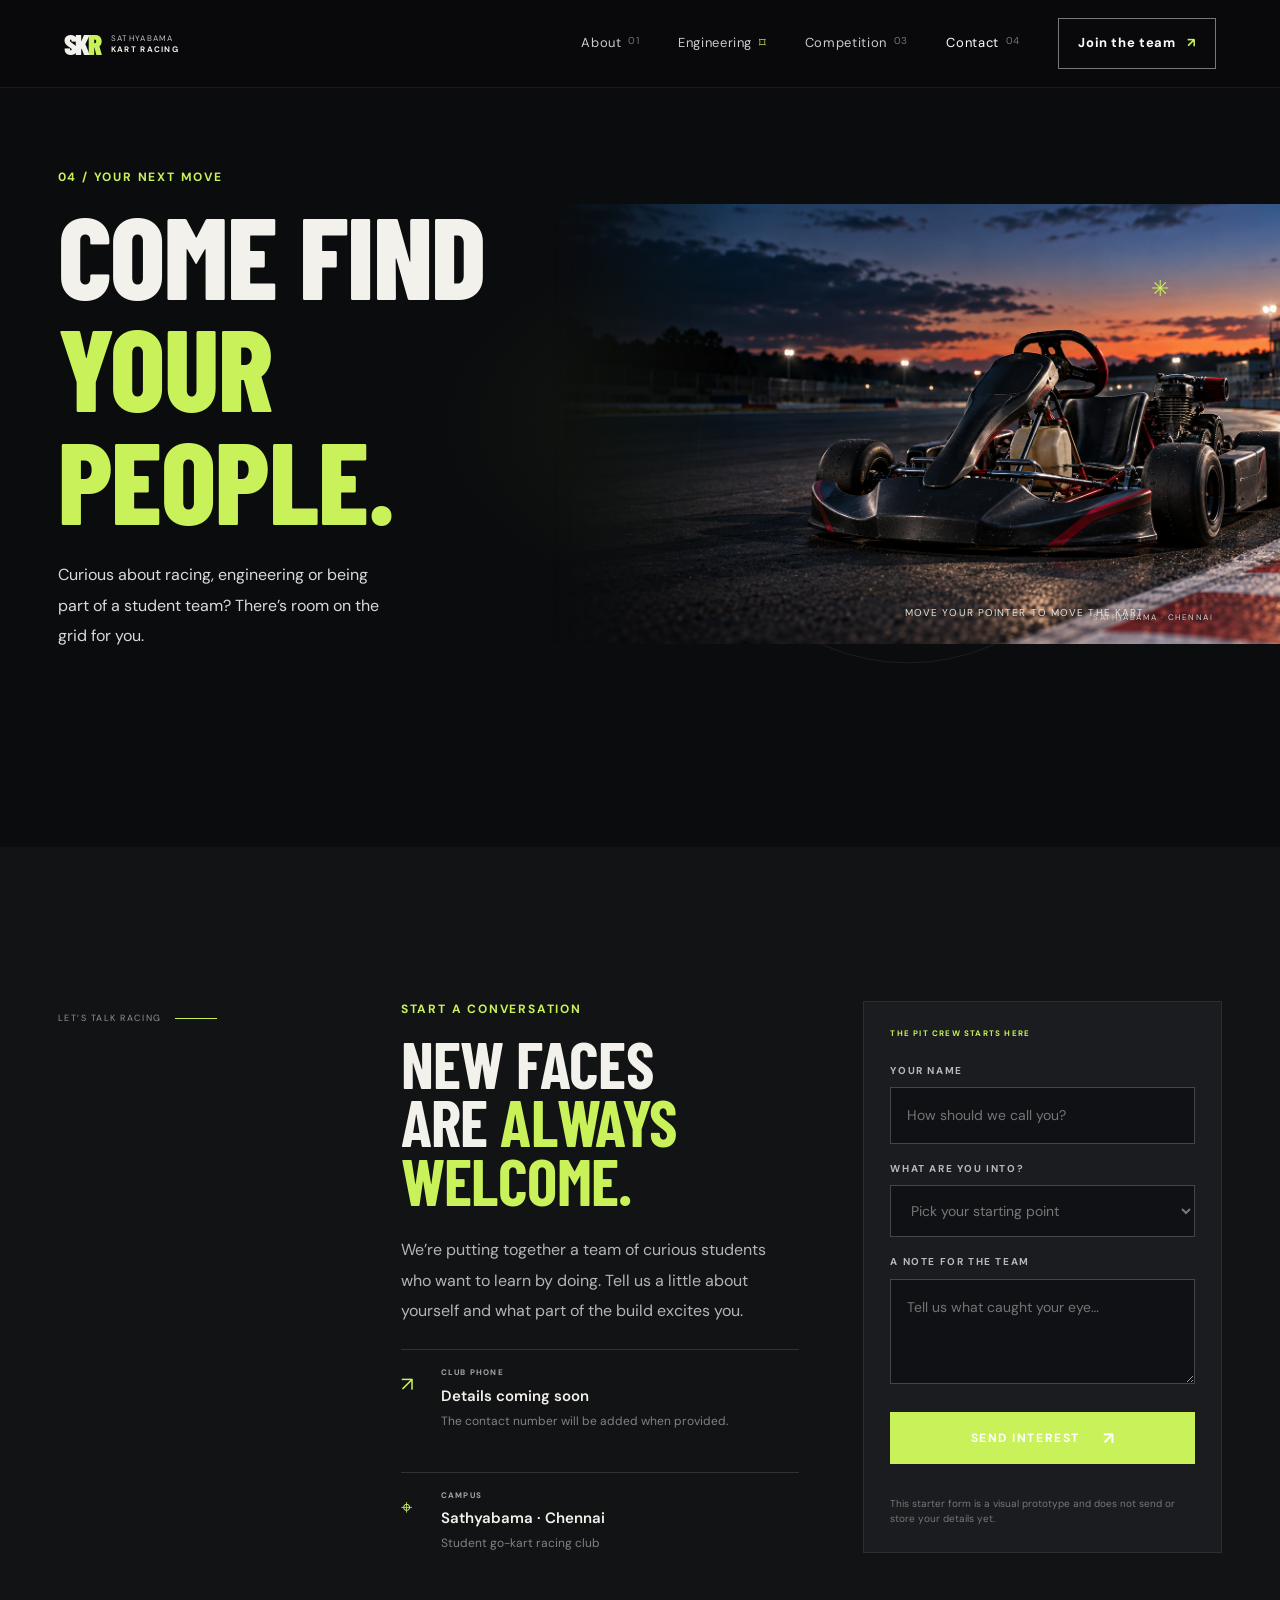
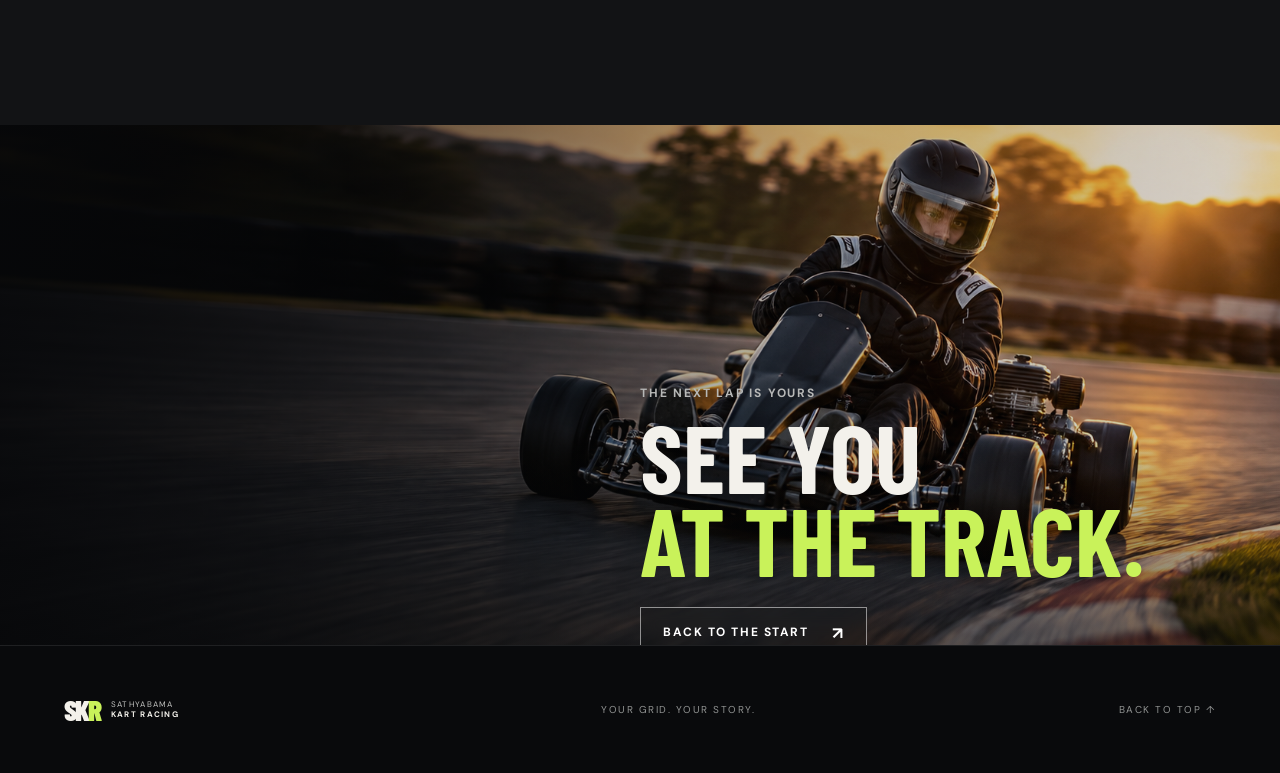
<file: contact.html>
<!doctype html>
<html lang="en">
<head><meta charset="utf-8"><meta name="viewport" content="width=device-width, initial-scale=1"><meta name="theme-color" content="#0b0c0e"><meta name="description" content="Get in touch with the Sathyabama student go-kart racing club."><title>Contact — Sathyabama Kart Racing</title><link rel="preconnect" href="https://fonts.googleapis.com"><link rel="preconnect" href="https://fonts.gstatic.com" crossorigin><link href="https://fonts.googleapis.com/css2?family=Barlow+Condensed:wght@500;600;700;800;900&family=DM+Sans:wght@400;500;600;700&display=swap" rel="stylesheet"><style>
:root{--ink:#0b0c0e;--panel:#111316;--panel-2:#17191c;--white:#f3f1eb;--muted:#9a9b9b;--line:rgba(255,255,255,.13);--red:#c9f25a;--red-dark:#91b832;--gold:#d4ab61;--font-display:"Barlow Condensed","Arial Narrow",Impact,sans-serif;--font-body:"DM Sans",Arial,sans-serif;--wrap:min(1180px,calc(100% - 9vw))}
*{box-sizing:border-box}html{scroll-behavior:smooth;scroll-padding-top:88px}body{margin:0;background:var(--ink);color:var(--white);font-family:var(--font-body);font-size:15px;line-height:1.65;overflow-x:hidden}body::selection{background:var(--red);color:#fff}a{color:inherit;text-decoration:none}img{display:block;max-width:100%}button,input,select,textarea{font:inherit}button,a,input,select,textarea{-webkit-tap-highlight-color:transparent}.wrap{width:var(--wrap);margin-inline:auto}.section-pad{padding:clamp(88px,11vw,156px) 0}.eyebrow{font-size:10px;line-height:1.4;letter-spacing:.19em;text-transform:uppercase;color:#b7b8b7;font-weight:700}.eyebrow--red{color:var(--red)}.body-copy{color:#b4b5b4;font-size:14px;line-height:1.85;max-width:440px}.site-header{position:fixed;z-index:20;top:0;left:0;width:100%;height:82px;padding:0 5vw;display:flex;align-items:center;justify-content:space-between;background:rgba(9,10,12,.68);backdrop-filter:blur(12px);border-bottom:1px solid rgba(255,255,255,.07)}.brand{display:inline-flex;align-items:center;gap:11px;min-width:174px}.brand__mark{font-family:var(--font-display);font-size:29px;font-weight:900;line-height:.8;letter-spacing:-.07em;color:var(--white);position:relative}.brand__mark span{color:var(--red)}.brand__words{font-size:8px;line-height:1.35;letter-spacing:.16em;color:#c2c3c1}.brand__words b{font-weight:700;color:var(--white)}.site-nav{display:flex;align-items:center;gap:clamp(17px,3vw,46px)}.site-nav>a{font-size:11px;letter-spacing:.05em;color:#cacbca;transition:color .2s ease}.site-nav>a:hover,.site-nav>a.is-active{color:#fff}.site-nav i{font-size:8px;font-style:normal;color:#737475;vertical-align:top;margin-left:3px}.site-nav i.nav-lock{font-size:13px;color:var(--red)}.site-nav .nav-cta{padding:11px 17px;border:1px solid rgba(255,255,255,.45);color:#fff;font-weight:700}.nav-cta span{color:var(--red);margin-left:8px}.menu-toggle{display:none;background:none;border:0;color:#fff}.button{display:inline-flex;align-items:center;justify-content:center;gap:23px;min-height:46px;padding:0 19px;border:1px solid transparent;font-size:10px;font-weight:700;letter-spacing:.13em;text-transform:uppercase;transition:transform .25s ease,background .25s ease,border-color .25s ease}.button span{font-size:17px;line-height:0}.button:hover{transform:translateY(-3px)}.button--red{background:var(--red);color:white}.button--red:hover{background:#d9ff7a}.button--light{color:#fff;border-color:rgba(255,255,255,.52);background:rgba(7,8,10,.12);backdrop-filter:blur(8px)}.button--light:hover{background:rgba(255,255,255,.15)}.text-link{display:inline-flex;align-items:center;gap:16px;margin-top:20px;color:#fff;font-size:11px;letter-spacing:.12em;text-transform:uppercase;font-weight:700}.text-link span{color:var(--red);font-size:17px}.text-link:hover span{transform:translate(2px,-2px)}.text-link span{transition:transform .2s}
.hero{height:min(950px,100svh);min-height:690px;position:relative;isolation:isolate;overflow:hidden;background:#151719}.hero__image,.gate-bg{position:absolute;z-index:-3;inset:0;width:100%;height:100%;object-fit:cover;object-position:center center;transform:scale(1.03);will-change:transform}.hero--about .hero__image{object-position:62% center}.hero__shade{position:absolute;z-index:-2;inset:0;background:linear-gradient(90deg,rgba(7,8,10,.93) 0%,rgba(7,8,10,.74) 31%,rgba(7,8,10,.14) 69%,rgba(7,8,10,.03) 100%),linear-gradient(0deg,rgba(7,8,10,.63),transparent 36%)}.hero__copy{position:absolute;left:50%;top:49%;transform:translate(-50%,-42%)}.hero__copy .eyebrow{display:flex;align-items:center;gap:10px;margin:0 0 24px}.pulse{width:7px;height:7px;background:var(--red);border-radius:50%;box-shadow:0 0 0 5px rgba(201,242,90,.14)}h1,h2,h3,p{margin-top:0}.hero h1,.contact-title h1,.gate-content h1{margin:0 0 24px;font-family:var(--font-display);font-weight:800;text-transform:uppercase;font-size:clamp(70px,10.7vw,154px);line-height:.91;letter-spacing:-.025em;max-width:700px}.hero h1 em,.contact-title h1 em,.gate-content h1 em,h2 em{color:var(--red);font-style:normal}.hero__intro{max-width:375px;color:#dadbd9;line-height:1.75;font-size:14px;margin:0 0 27px}.hero__meta{position:absolute;bottom:44px;left:5vw;display:flex;align-items:center;gap:14px;color:#b8b9b8;font-size:8px;letter-spacing:.16em}.meta-line{height:1px;width:40px;background:var(--red)}.hero__counter{position:absolute;right:5vw;bottom:40px;font-family:var(--font-display);font-size:16px;letter-spacing:.08em}.hero__counter b{font-size:25px}.hero__counter span{color:#8b8c8d}.scroll-cue{position:absolute;bottom:41px;left:50%;transform:translateX(-50%);display:flex;align-items:center;gap:13px;color:#bbb;font-size:8px;letter-spacing:.18em}.scroll-cue i{width:1px;height:30px;background:linear-gradient(var(--red),rgba(201,242,90,0));position:relative}.scroll-cue i::before{content:"";position:absolute;top:0;left:-2px;width:4px;height:4px;background:var(--red);border-radius:100%;animation:scrollDot 1.7s infinite}@keyframes scrollDot{to{transform:translateY(24px);opacity:0}}.hero--competition .hero__image{object-position:64% center}.hero--competition .hero__shade{background:linear-gradient(90deg,rgba(7,8,10,.9),rgba(7,8,10,.53) 37%,rgba(7,8,10,.03) 82%),linear-gradient(0deg,rgba(7,8,10,.58),transparent 38%)}
.intro-section{background:var(--ink)}.intro-grid{display:grid;grid-template-columns:.75fr 1.1fr 1fr;gap:5vw;align-items:start}.section-kicker{display:flex;align-items:center;gap:13px;padding-top:10px;color:#939493;font-size:9px;letter-spacing:.17em;text-transform:uppercase;white-space:nowrap}.kicker-rule{width:42px;height:1px;background:var(--red)}.intro-copy h2,.section-heading h2,.engineering-copy h2,.exploded-copy h2,.contact-copy h2{font-family:var(--font-display);text-transform:uppercase;font-size:clamp(48px,6.4vw,88px);line-height:.92;letter-spacing:-.01em;font-weight:700;margin:17px 0 24px}.intro-visual{position:relative;min-height:360px;overflow:hidden;background:radial-gradient(ellipse at 55% 50%,rgba(201,242,90,.2),transparent 36%),linear-gradient(135deg,#141619,#0d0e10);border:1px solid rgba(255,255,255,.08);display:flex;align-items:flex-end;padding:26px}.intro-visual p{position:relative;z-index:2;font-family:var(--font-display);font-size:35px;line-height:.93;text-transform:uppercase;margin:0}.orbit{position:absolute;border:1px solid rgba(255,255,255,.17);border-radius:50%;width:320px;height:170px;left:50%;top:44%;transform:translate(-50%,-50%) rotate(-28deg)}.orbit--two{width:240px;height:300px;transform:translate(-50%,-50%) rotate(43deg);border-color:rgba(201,242,90,.6)}.intro-stat{position:absolute;top:22px;left:22px;right:22px;display:flex;align-items:center;justify-content:space-between;gap:9px;font-size:7px;letter-spacing:.12em;color:#b6b6b5}.intro-stat b{color:var(--red)}.intro-stamp{position:absolute;right:23px;bottom:23px;border:1px solid rgba(255,255,255,.23);width:72px;height:72px;border-radius:50%;display:grid;place-content:center;text-align:center;font-size:8px;line-height:1.2;letter-spacing:.1em;transform:rotate(9deg);color:#d7d7d3}.intro-stamp strong{font-size:13px;color:var(--red)}
.projects-section{background:#111214}.section-heading{display:flex;align-items:flex-end;justify-content:space-between;gap:40px;margin-bottom:45px}.section-heading h2{margin-bottom:0}.section-heading>.body-copy{margin:0 0 7px;max-width:340px}.project-grid{display:grid;grid-template-columns:repeat(3,1fr);gap:13px}.project-card{min-height:335px;position:relative;overflow:hidden;padding:28px 27px;background:linear-gradient(145deg,#1a1c1f,#121315);border:1px solid rgba(255,255,255,.07);transition:background .35s,border-color .35s,transform .35s}.project-card:hover{transform:translateY(-5px);border-color:rgba(201,242,90,.48);background:linear-gradient(145deg,#202225,#151618)}.project-num{position:absolute;top:25px;right:25px;font-family:var(--font-display);font-size:18px;color:#707170}.project-icon{height:88px;width:100px;position:relative;margin-bottom:22px;color:var(--red)}.icon-frame{border:1px solid rgba(255,255,255,.28);width:87px;height:43px;margin-top:25px;transform:skewX(-23deg)}.icon-frame i{position:absolute;width:14px;height:14px;border:1px solid var(--red);border-radius:50%;bottom:-8px}.icon-frame i:nth-child(1){left:7px}.icon-frame i:nth-child(2){right:5px}.icon-frame i:nth-child(3){left:14px;top:12px;width:55px;height:1px;border:0;background:rgba(255,255,255,.35)}.icon-wheel i:first-child,.icon-wheel i:nth-child(2){position:absolute;left:15px;top:12px;width:62px;height:62px;border:1px solid rgba(255,255,255,.42);border-radius:50%}.icon-wheel i:nth-child(2){left:30px;top:27px;width:32px;height:32px;border-color:var(--red)}.icon-wheel::before{content:"";position:absolute;left:45px;top:43px;width:22px;height:1px;background:#fff;transform:rotate(-35deg)}.icon-data{display:flex;align-items:end;gap:8px;padding:12px 10px 8px;border-bottom:1px solid rgba(255,255,255,.25)}.icon-data i{width:9px;height:30px;background:rgba(201,242,90,.7);transform:skewY(-23deg)}.icon-data i:nth-child(2){height:48px;background:#ded8ce}.icon-data i:nth-child(3){height:35px;background:rgba(201,242,90,.5)}.icon-data i:nth-child(4){height:60px;background:var(--red)}.icon-data i:nth-child(5){height:42px;background:#9a9a97}.project-card .eyebrow{font-size:8px;color:var(--red);margin-bottom:10px}.project-card h3,.system-card h3,.award-card h3{font-family:var(--font-display);font-size:32px;line-height:.92;text-transform:uppercase;margin:0 0 11px}.project-card>p:last-of-type{max-width:270px;margin:0;color:#9b9c9c;font-size:11px;line-height:1.7}.project-source{display:inline-flex;gap:11px;margin-top:15px;color:#ddd;font-size:9px;letter-spacing:.1em;text-transform:uppercase}.project-source span{color:var(--red)}.project-card--featured{border-color:rgba(201,242,90,.32);background:linear-gradient(145deg,rgba(60,81,24,.42),#141517 72%)}.card-arrow{position:absolute;right:26px;bottom:23px;color:#a6a7a5;font-size:16px}.draft-note{margin:22px 0 0;padding-top:13px;border-top:1px solid rgba(255,255,255,.08);color:#777978;font-size:9px;line-height:1.6}.draft-note span{color:var(--red);font-size:8px;letter-spacing:.15em;margin-right:9px;font-weight:700}
.image-band{height:620px;position:relative;overflow:hidden;isolation:isolate}.image-band>img,.race-quote>img,.contact-banner>img{position:absolute;inset:0;width:100%;height:100%;object-fit:cover;z-index:-2}.image-band>img{object-position:center 47%}.image-band__shade,.race-quote__shade,.contact-banner__shade{position:absolute;z-index:-1;inset:0;background:linear-gradient(90deg,rgba(7,8,10,.88),rgba(7,8,10,.25) 64%,rgba(7,8,10,.14)),linear-gradient(0deg,rgba(7,8,10,.48),transparent 40%)}.image-band__copy{position:absolute;left:9vw;top:50%;transform:translateY(-50%)}.image-band__copy h2,.join-strip h2,.race-quote h2,.contact-banner h2{font-family:var(--font-display);font-size:clamp(54px,8vw,105px);line-height:.87;text-transform:uppercase;margin:12px 0 26px}.image-caption{position:absolute;right:5vw;bottom:30px;color:#c5c4bf;font-size:8px;letter-spacing:.16em}.join-strip{background:var(--panel);padding:95px 0;text-align:center;position:relative;overflow:hidden}.join-strip::before,.join-strip::after{content:"";position:absolute;top:50%;left:-90px;width:280px;height:1px;background:var(--red);transform:rotate(-23deg);opacity:.55}.join-strip::after{left:auto;right:-80px;transform:rotate(23deg)}.join-strip__inner{display:flex;align-items:center;flex-direction:column}.join-strip .eyebrow{color:var(--red)}.join-strip h2{font-size:clamp(48px,6.5vw,78px);margin:10px 0 24px}.join-strip--compact{padding:76px 0}.site-footer{min-height:115px;padding:25px 5vw;display:flex;align-items:center;justify-content:space-between;background:#090a0c;border-top:1px solid rgba(255,255,255,.09)}.footer-note,.back-top{font-size:8px;letter-spacing:.15em;color:#919392}.back-top:hover{color:#fff}
.gate-screen{position:relative;min-height:780px;height:min(960px,100svh);display:flex;align-items:center;isolation:isolate;overflow:hidden;background:#111}.gate-bg{object-position:37% center;transform:scale(1.02)}.gate-scrim{position:absolute;z-index:-2;inset:0;background:linear-gradient(90deg,rgba(6,7,9,.94),rgba(6,7,9,.76) 38%,rgba(6,7,9,.15) 78%),linear-gradient(0deg,rgba(6,7,9,.65),transparent 35%)}.gate-content{position:relative;padding-top:48px}.gate-content .eyebrow{display:flex;gap:10px;align-items:center;margin-bottom:27px}.lock-icon{font-size:16px;color:var(--red)}.gate-content h1{font-size:clamp(76px,11vw,150px);margin-bottom:23px}.gate-content .hero__intro{max-width:385px}.access-form{margin-top:32px;max-width:435px}.access-form label,.join-form label{display:block;font-size:8px;letter-spacing:.16em;color:#b8b9b8;font-weight:700;margin:0 0 8px}.access-form>div{display:flex;gap:8px}.access-form input,.join-form input,.join-form select,.join-form textarea{width:100%;min-width:0;color:#fff;background:#101114;border:1px solid rgba(255,255,255,.22);border-radius:0;padding:13px 14px;outline:0;transition:border-color .2s}.access-form input:focus,.join-form input:focus,.join-form select:focus,.join-form textarea:focus{border-color:var(--red)}input::placeholder,textarea::placeholder{color:#737575}.access-form .button{white-space:nowrap}.form-error{min-height:20px;margin:8px 0;color:#ff8077;font-size:11px}.back-link{display:inline-block;color:#aaa;font-size:10px;letter-spacing:.1em;text-transform:uppercase}.back-link:hover{color:white}.gate-stamp{position:absolute;right:5vw;bottom:44px;color:#dededb;text-align:right;font-family:var(--font-display);font-size:15px;line-height:1.1;letter-spacing:.1em}.gate-stamp b{color:var(--red)}#engineeringContent[hidden]{display:none}.engineering-hero{background:#101113}.engineering-grid{display:grid;grid-template-columns:.8fr 1.6fr;gap:6vw}.engineering-copy h2{font-size:clamp(58px,8vw,105px)}.spec-row{display:flex;gap:27px;flex-wrap:wrap;margin-top:33px;color:#8e9090;font-size:8px;letter-spacing:.15em}.spec-row span+span{border-left:1px solid #464849;padding-left:27px}.wheel-feature{height:700px;position:relative;overflow:hidden;isolation:isolate;background:#0a0b0d}.wheel-feature>img{position:absolute;z-index:-2;inset:0;width:100%;height:100%;object-fit:cover;object-position:center 48%;transform:scale(1.06)}.wheel-feature__shade{position:absolute;z-index:-1;inset:0;background:linear-gradient(90deg,rgba(8,9,11,.05),rgba(8,9,11,.32) 45%,rgba(8,9,11,.89) 100%),linear-gradient(0deg,rgba(8,9,11,.5),transparent 30%)}.wheel-copy{position:absolute;right:7vw;top:50%;transform:translateY(-50%);max-width:390px}.wheel-copy h2{font-family:var(--font-display);font-size:clamp(60px,8vw,100px);line-height:.86;text-transform:uppercase;margin:14px 0 18px}.wheel-copy p:not(.eyebrow){color:#c0c0be;font-size:13px;max-width:260px}.wheel-label{display:block;margin-top:34px;color:#ccc;font-size:8px;letter-spacing:.16em}.wheel-index{position:absolute;left:5vw;bottom:34px;font-family:var(--font-display);font-size:16px;color:#ccc}.systems-section{background:#131416}.systems-grid{display:grid;grid-template-columns:repeat(4,1fr);gap:12px}.system-card{padding:23px 20px 25px;min-height:220px;background:#1b1d20;border-top:1px solid rgba(201,242,90,.68);position:relative}.system-card>span{position:absolute;right:19px;top:18px;font-family:var(--font-display);font-size:17px;color:#777}.system-card h3{font-size:34px;margin-top:38px}.system-card p{font-size:11px;color:#9a9b9a;line-height:1.65;min-height:54px}.system-card i{font-size:7px;letter-spacing:.12em;color:#777;font-style:normal}.exploded-section{background:#0d0e10}.exploded-layout{display:grid;grid-template-columns:.75fr 1.5fr;align-items:center;gap:4vw}.exploded-copy h2{font-size:clamp(52px,7vw,88px)}.exploded-image{position:relative}.exploded-image img{width:100%;mix-blend-mode:screen}.exploded-image span{display:block;text-align:right;margin-top:8px;font-size:8px;letter-spacing:.16em;color:#868886}.join-strip--compact h2{font-size:clamp(48px,6.2vw,72px)}
.awards-section{background:#101113}.awards-grid{display:grid;grid-template-columns:repeat(4,1fr);gap:12px}.award-card{min-height:345px;padding:24px 22px;position:relative;background:linear-gradient(150deg,#1a1c1f,#111214);border:1px solid rgba(255,255,255,.08);overflow:hidden}.award-card::after{content:"";position:absolute;width:200px;height:200px;border:1px solid rgba(255,255,255,.08);border-radius:50%;right:-90px;top:-85px;box-shadow:0 0 0 25px rgba(255,255,255,.02),0 0 0 50px rgba(255,255,255,.015)}.award-card--special{background:linear-gradient(150deg,#1a2011,#141710);border-color:rgba(201,242,90,.27)}.award-medal{width:53px;height:53px;border:1px solid rgba(212,171,97,.8);border-radius:50%;display:grid;place-items:center;margin-bottom:28px;color:#e6c77f;font-family:var(--font-display);font-size:20px;box-shadow:inset 0 0 0 5px rgba(212,171,97,.08)}.award-card--silver .award-medal{border-color:#aeb4b8;color:#d3d8db;box-shadow:inset 0 0 0 5px rgba(174,180,184,.08)}.award-card--bronze .award-medal{border-color:#be815b;color:#d5956c;box-shadow:inset 0 0 0 5px rgba(190,129,91,.08)}.award-medal--star{border-color:var(--red);color:var(--red);font-size:24px}.award-card .eyebrow{color:#b0b1b0;font-size:8px}.award-card--special .eyebrow{color:#e1fb91}.award-card h3{font-size:40px;margin:9px 0 15px}.award-card>p:not(.eyebrow){max-width:220px;color:#9c9d9d;font-size:10px;line-height:1.65}.award-rank{position:absolute;bottom:20px;right:20px;font-family:var(--font-display);font-size:12px;color:#777}.race-quote{height:610px;position:relative;overflow:hidden;isolation:isolate}.race-quote>img{object-position:center 44%}.race-quote__copy{position:absolute;inset:50% auto auto 50%;transform:translate(-50%,-50%)}.race-quote h2{font-size:clamp(59px,8vw,105px);margin:12px 0}.race-quote__copy>p:not(.eyebrow){max-width:350px;color:#d1d0cb;font-size:13px;margin-bottom:24px}
.contact-hero{min-height:750px;padding-top:150px;position:relative;overflow:hidden;background:radial-gradient(ellipse at 74% 50%,rgba(108,145,34,.17),transparent 38%),#0b0c0e}.contact-hero__grid{display:grid;grid-template-columns:.85fr 1.15fr;align-items:center;min-height:540px;position:relative}.contact-title{position:relative;z-index:2}.contact-title h1{font-size:clamp(65px,9vw,126px)}.contact-title .hero__intro{max-width:340px}.contact-art{position:relative;z-index:1;height:440px;margin-right:-5vw;overflow:hidden;mask-image:linear-gradient(90deg,transparent 0%,black 25%);-webkit-mask-image:linear-gradient(90deg,transparent 0%,black 25%)}.contact-art img{height:100%;width:100%;object-fit:cover;object-position:68% center;mix-blend-mode:screen}.contact-art__tag{position:absolute;bottom:20px;right:10%;color:#d2d2cf;font-size:8px;letter-spacing:.18em}.contact-art__cross{position:absolute;top:15%;right:16%;color:var(--red);font-size:22px}.contact-orbit{position:absolute;width:420px;height:420px;border:1px solid rgba(255,255,255,.07);border-radius:50%;right:9%;top:50%;transform:translateY(-43%);pointer-events:none}.contact-details{background:#121315}.contact-details__grid{display:grid;grid-template-columns:.7fr 1fr .9fr;gap:5vw;align-items:start}.contact-copy h2{font-size:clamp(49px,5vw,69px)}.contact-card{display:flex;gap:16px;margin-top:23px;padding:17px 0;border-top:1px solid rgba(255,255,255,.13)}.contact-card__icon{font-size:20px;color:var(--red);width:24px}.contact-card .eyebrow{font-size:8px;margin:0 0 4px;color:#a5a6a5}.contact-card strong{display:block;font-size:13px;font-weight:600}.contact-card small{display:block;color:#818282;font-size:10px;margin-top:2px}.join-form{padding:26px;background:#1a1c1f;border:1px solid rgba(255,255,255,.08)}.join-form>.eyebrow{color:var(--red);font-size:8px;margin-bottom:23px}.join-form label{margin-top:16px}.join-form input,.join-form select,.join-form textarea{font-size:11px;resize:vertical}.join-form select{color:#bbb;background:#101114}.join-form select:invalid{color:#777}.join-form option{color:#fff}.join-form .button{width:100%;margin-top:19px}.form-response{min-height:20px;margin:12px 0 0;color:#9ed6a3;font-size:11px}.form-disclaimer{display:block;color:#777;font-size:9px;line-height:1.5}.contact-banner{height:520px;position:relative;overflow:hidden;isolation:isolate}.contact-banner>img{object-position:center 56%}.contact-banner__copy{position:absolute;inset:50% auto auto 50%;transform:translate(-50%,-50%)}.contact-banner h2{font-size:clamp(55px,8vw,96px)}
.reveal{opacity:0;transform:translateY(22px);transition:opacity .75s ease,transform .75s cubic-bezier(.2,.75,.25,1)}.reveal.is-visible{opacity:1;transform:translateY(0)}.project-card:nth-child(2),.system-card:nth-child(2),.award-card:nth-child(2){transition-delay:.08s}.project-card:nth-child(3),.system-card:nth-child(3),.award-card:nth-child(3){transition-delay:.16s}.award-card:nth-child(4),.system-card:nth-child(4){transition-delay:.24s}
@media(max-width:900px){:root{--wrap:min(100% - 8vw,700px)}.site-header{height:72px;padding:0 4vw}.menu-toggle{display:flex;flex-direction:column;gap:6px;padding:12px;z-index:22}.menu-toggle span{width:24px;height:1px;background:white;transition:transform .2s}.menu-toggle[aria-expanded=true] span:first-child{transform:translateY(3.5px) rotate(45deg)}.menu-toggle[aria-expanded=true] span:last-child{transform:translateY(-3.5px) rotate(-45deg)}.site-nav{position:absolute;top:71px;left:0;right:0;padding:18px 6vw 27px;display:none;flex-direction:column;align-items:stretch;gap:0;background:rgba(10,11,13,.97);backdrop-filter:blur(14px);border-bottom:1px solid rgba(255,255,255,.12)}.site-nav.is-open{display:flex}.site-nav>a{padding:13px 0;border-bottom:1px solid rgba(255,255,255,.08);font-size:12px}.site-nav>a.nav-cta{margin-top:14px;text-align:center;border:1px solid rgba(255,255,255,.3)}.hero{min-height:680px;height:92svh}.hero__image{object-position:58% center}.hero__shade{background:linear-gradient(90deg,rgba(7,8,10,.88),rgba(7,8,10,.54) 57%,rgba(7,8,10,.14)),linear-gradient(0deg,rgba(7,8,10,.66),transparent 45%)}.hero__copy{top:47%}.hero h1{font-size:clamp(76px,14vw,125px)}.hero__meta{left:4vw;bottom:28px}.hero__counter{right:4vw;bottom:24px}.scroll-cue{bottom:25px}.intro-grid{grid-template-columns:.65fr 1.35fr;gap:26px}.intro-visual{grid-column:2;min-height:280px}.project-grid{grid-template-columns:1fr 1fr}.project-card:last-child{grid-column:span 2;min-height:280px}.systems-grid{grid-template-columns:repeat(2,1fr)}.awards-grid{grid-template-columns:repeat(2,1fr)}.award-card{min-height:300px}.engineering-grid{grid-template-columns:.6fr 1.4fr;gap:28px}.exploded-layout{grid-template-columns:.8fr 1.2fr;gap:20px}.contact-details__grid{grid-template-columns:.6fr 1fr}.contact-details__grid .section-kicker{grid-column:span 2}.contact-copy{grid-column:1}.join-form{grid-column:2;grid-row:2}.contact-hero__grid{grid-template-columns:1fr 1fr}.contact-art{margin-right:-8vw}.contact-orbit{right:-5%}}
@media(max-width:600px){:root{--wrap:calc(100% - 42px)}body{font-size:14px}.site-header{height:66px;padding:0 20px}.brand{min-width:0}.brand__mark{font-size:26px}.brand__words{font-size:7px}.site-nav{top:65px}.hero{height:91svh;min-height:640px}.hero--about .hero__image{object-position:58% center}.hero__shade{background:linear-gradient(90deg,rgba(7,8,10,.9),rgba(7,8,10,.59) 70%,rgba(7,8,10,.25)),linear-gradient(0deg,rgba(7,8,10,.78),transparent 56%)}.hero__copy{top:44%}.hero h1,.gate-content h1{font-size:clamp(69px,19vw,105px)}.hero__intro{font-size:12px;max-width:320px}.hero__meta{bottom:24px;gap:8px;font-size:7px}.hero__counter{bottom:19px;font-size:13px}.hero__counter b{font-size:20px}.scroll-cue{bottom:23px;font-size:7px}.section-pad{padding:80px 0}.intro-grid{display:flex;flex-direction:column;gap:25px}.section-kicker{padding:0}.intro-copy h2,.section-heading h2,.engineering-copy h2,.exploded-copy h2,.contact-copy h2{font-size:clamp(49px,13vw,70px)}.intro-visual{width:100%;min-height:250px}.section-heading{display:block;margin-bottom:28px}.section-heading>.body-copy{margin-top:22px}.project-grid{grid-template-columns:1fr}.project-card,.project-card:last-child{grid-column:auto;min-height:300px}.project-card h3{font-size:34px}.image-band{height:540px}.image-band>img{object-position:60% center}.image-band__copy{left:21px}.image-band__copy h2,.join-strip h2,.race-quote h2,.contact-banner h2{font-size:clamp(53px,14vw,77px)}.image-caption{right:21px;bottom:19px;font-size:7px}.join-strip{padding:72px 0}.join-strip::before,.join-strip::after{width:150px}.site-footer{min-height:95px;padding:19px 21px;gap:10px}.footer-note{display:none}.back-top{font-size:7px}.gate-screen{height:91svh;min-height:690px}.gate-bg{object-position:35% center}.gate-scrim{background:linear-gradient(90deg,rgba(6,7,9,.91),rgba(6,7,9,.7) 68%,rgba(6,7,9,.35)),linear-gradient(0deg,rgba(6,7,9,.7),transparent 38%)}.gate-content{padding-top:45px}.gate-content .eyebrow{font-size:8px}.access-form{max-width:100%}.access-form>div{flex-direction:column}.access-form .button{width:100%}.gate-stamp{right:21px;bottom:20px;font-size:11px}.engineering-grid{display:block}.engineering-grid .section-kicker{margin-bottom:28px}.engineering-copy h2{font-size:clamp(57px,15vw,81px)}.spec-row{gap:9px;font-size:7px}.spec-row span+span{padding-left:9px}.wheel-feature{height:570px}.wheel-feature>img{object-position:35% center}.wheel-feature__shade{background:linear-gradient(90deg,rgba(8,9,11,.16),rgba(8,9,11,.44) 35%,rgba(8,9,11,.87) 100%)}.wheel-copy{right:21px;top:auto;bottom:60px;transform:none;max-width:55%}.wheel-copy h2{font-size:clamp(48px,13vw,68px)}.wheel-copy p:not(.eyebrow){font-size:11px}.wheel-label{font-size:7px}.wheel-index{left:21px;bottom:23px;font-size:13px}.systems-grid{gap:8px}.system-card{padding:19px 14px;min-height:200px}.system-card h3{font-size:29px}.system-card p{font-size:10px}.exploded-layout{display:flex;flex-direction:column;align-items:stretch;gap:30px}.exploded-image{margin-inline:-15px}.exploded-image span{padding-right:15px;font-size:7px}.awards-grid{gap:8px}.award-card{min-height:290px;padding:19px 15px}.award-card h3{font-size:33px}.award-card>p:not(.eyebrow){font-size:9px}.award-card .eyebrow{font-size:7px;letter-spacing:.12em}.award-medal{width:45px;height:45px;margin-bottom:22px}.race-quote{height:520px}.race-quote>img{object-position:61% center}.race-quote__copy{width:calc(100% - 42px)}.contact-hero{padding-top:110px;min-height:770px}.contact-hero__grid{display:block;min-height:600px}.contact-title{padding-top:25px}.contact-title h1{font-size:clamp(65px,17vw,98px)}.contact-art{height:360px;margin:4px -21px 0 -40px;mask-image:linear-gradient(90deg,transparent 0%,black 12%);-webkit-mask-image:linear-gradient(90deg,transparent 0%,black 12%)}.contact-orbit{width:300px;height:300px;top:auto;bottom:3%;right:-30px;transform:none}.contact-details__grid{display:flex;flex-direction:column;gap:27px}.contact-details__grid .section-kicker{white-space:normal}.contact-copy h2{font-size:clamp(48px,12vw,63px)}.join-form{width:100%;padding:21px}.contact-banner{height:470px}.contact-banner__copy{width:calc(100% - 42px)}.back-top{white-space:nowrap}}
@media(prefers-reduced-motion:reduce){*,*::before,*::after{scroll-behavior:auto!important;animation-duration:.01ms!important;animation-iteration-count:1!important;transition-duration:.01ms!important}.reveal{opacity:1;transform:none}}

/* Pinned scroll story: each image takes over the frame as the reader advances. */
.motion-story{height:400svh;position:relative;background:#090a0c}
.motion-story__pin{height:100svh;min-height:600px;position:sticky;top:0;overflow:hidden;isolation:isolate;background:#090a0c}
.motion-story__frames,.motion-story__shade{position:absolute;z-index:-2;inset:0}
.motion-frame{position:absolute;inset:0;width:100%;height:100%;object-fit:cover;object-position:center;opacity:0;transform:scale(1.1);transition:opacity .16s linear;will-change:opacity,transform}
.motion-frame:first-child{object-position:62% center}
.motion-frame:nth-child(2){object-position:35% center}
.motion-frame:nth-child(3){object-position:center}
.motion-frame:nth-child(4){object-position:64% center}
.motion-story__shade{z-index:-1;background:linear-gradient(90deg,rgba(7,8,10,.88),rgba(7,8,10,.5) 42%,rgba(7,8,10,.05) 78%),linear-gradient(0deg,rgba(7,8,10,.65),transparent 42%)}
.motion-story[data-stage="1"] .motion-story__shade{background:linear-gradient(270deg,rgba(7,8,10,.91),rgba(7,8,10,.58) 44%,rgba(7,8,10,.04) 79%),linear-gradient(0deg,rgba(7,8,10,.6),transparent 44%)}
.motion-story__top{position:absolute;top:112px;left:50%;transform:translateX(-50%);display:flex;justify-content:space-between;color:#e4e2dd;font-size:8px;letter-spacing:.18em}
.motion-story__top b{color:var(--red);font-size:12px}
.motion-story__copy{position:absolute;top:50%;left:50%;transform:translate(-50%,-50%);pointer-events:none}
.motion-copy{position:absolute;left:0;top:50%;width:min(460px,42vw);transform:translateY(-43%);opacity:0;transition:opacity .22s ease}
.motion-story[data-stage="1"] .motion-copy{left:auto;right:0}
.motion-copy .eyebrow{color:#d6fa69;margin-bottom:17px}
.motion-copy h2{font-family:var(--font-display);font-size:clamp(58px,8.6vw,112px);font-weight:800;line-height:.88;letter-spacing:-.015em;text-transform:uppercase;margin:0 0 19px}
.motion-copy h2 em{color:var(--red);font-style:normal}
.motion-copy>p:last-child{max-width:350px;color:#d3d3d0;font-size:13px;line-height:1.75}
.motion-story__progress{position:absolute;left:50%;bottom:36px;transform:translateX(-50%);display:flex;align-items:center;gap:9px}
.motion-dot{display:block;width:5px;height:5px;background:rgba(255,255,255,.4);border-radius:50%;transition:all .3s ease}
.motion-dot.is-active{width:20px;border-radius:3px;background:var(--red)}
.motion-progress-track{height:1px;background:rgba(255,255,255,.26);width:90px;position:relative;margin-left:7px}
.motion-progress-track i{position:absolute;left:0;top:0;height:1px;width:0;background:var(--red)}
.motion-hint{margin-left:auto;font-size:8px;letter-spacing:.15em;color:#c5c5c2}
@media(max-width:900px){.motion-copy{width:min(410px,58vw)}.motion-story__top{top:95px}}
@media(max-width:600px){.motion-story{height:360svh}.motion-story__pin{min-height:560px}.motion-frame:first-child{object-position:59% center}.motion-frame:nth-child(2){object-position:31% center}.motion-frame:nth-child(3){object-position:50% center}.motion-frame:nth-child(4){object-position:62% center}.motion-story__shade{background:linear-gradient(0deg,rgba(7,8,10,.94),rgba(7,8,10,.62) 39%,rgba(7,8,10,.04) 83%)}.motion-story[data-stage="1"] .motion-story__shade{background:linear-gradient(0deg,rgba(7,8,10,.95),rgba(7,8,10,.65) 42%,rgba(7,8,10,.03) 85%)}.motion-story__top{top:85px;font-size:7px}.motion-story__copy{top:auto;bottom:92px;left:50%;width:calc(100% - 42px)}.motion-copy,.motion-story[data-stage="1"] .motion-copy{left:0;right:0;top:auto;bottom:0;width:100%;transform:none}.motion-copy h2{font-size:clamp(52px,14vw,73px);line-height:.93;margin-bottom:13px}.motion-copy .eyebrow{font-size:8px;margin-bottom:11px}.motion-copy>p:last-child{font-size:11px;max-width:320px}.motion-story__progress{bottom:22px;gap:7px}.motion-progress-track{width:55px}.motion-hint{font-size:7px}}
@media(prefers-reduced-motion:reduce){.motion-frame,.motion-copy,.motion-dot{transition:none!important}}
/* More room, stronger type scale, and a restrained graphite/lime visual system. */
:root{--red:#c9f25a;--red-dark:#91b832;--panel:#121512;--panel-2:#181b16}
body{font-size:16px;line-height:1.75}
.site-header{height:88px}
.site-nav>a{font-size:13px}
.site-nav i{font-size:10px}
.site-nav .nav-cta{padding:13px 19px}
.eyebrow{font-size:12px;letter-spacing:.15em}
.hero__intro,.body-copy{font-size:16px;line-height:1.9}
.hero h1,.contact-title h1,.gate-content h1{line-height:.98;letter-spacing:-.01em}
.motion-copy h2{line-height:.97;letter-spacing:0}
.button{font-size:12px;min-height:52px;padding-inline:22px}
.hero__meta,.scroll-cue,.image-caption,.footer-note,.back-top,.image-band__copy .eyebrow,.draft-note,.form-disclaimer{font-size:10px}
.section-pad{padding-top:clamp(112px,12vw,176px);padding-bottom:clamp(112px,12vw,176px)}
.intro-grid,.engineering-grid,.contact-details__grid{gap:clamp(34px,5vw,76px)}
.section-heading{margin-bottom:60px}
.project-grid,.awards-grid,.systems-grid{gap:18px}
.project-card{min-height:390px;padding:34px 32px}
.project-card .eyebrow,.award-card .eyebrow{font-size:10px;letter-spacing:.14em}
.project-card h3{font-size:38px;line-height:.98}
.project-card>p:last-of-type,.award-card>p:not(.eyebrow),.system-card p{font-size:14px;line-height:1.8}
.project-source{font-size:11px}
.award-card{min-height:385px;padding:30px}
.award-card h3{font-size:46px;line-height:.98}
.award-rank,.system-card i{font-size:10px}
.system-card{min-height:255px;padding:28px}
.system-card h3{font-size:40px}
.system-card i{letter-spacing:.14em}
.draft-note{font-size:11px;line-height:1.8}
.access-form label,.join-form label{font-size:10px}
.access-form input,.join-form input,.join-form select,.join-form textarea{font-size:14px;padding:15px 16px}
.contact-card strong{font-size:15px}
.contact-card small{font-size:12px}
.wheel-copy p:not(.eyebrow),.race-quote__copy>p:not(.eyebrow){font-size:16px;line-height:1.8}
.site-footer{min-height:128px}
.motion-story__top,.motion-hint{font-size:10px}
.motion-copy .eyebrow{font-size:11px}
.motion-copy>p:last-child{font-size:16px;line-height:1.85}
.motion-progress-track{appearance:none;-webkit-appearance:none;height:24px;background:transparent;cursor:ew-resize}
.motion-progress-track::-webkit-slider-runnable-track{height:3px;background:rgba(255,255,255,.35)}
.motion-progress-track::-webkit-slider-thumb{-webkit-appearance:none;width:18px;height:18px;margin-top:-7.5px;border-radius:50%;background:var(--red);border:2px solid #fff;box-shadow:0 0 0 6px rgba(201,242,90,.18)}
.motion-progress-track::-moz-range-track{height:3px;background:rgba(255,255,255,.35)}
.motion-progress-track::-moz-range-thumb{width:15px;height:15px;border-radius:50%;background:var(--red);border:2px solid #fff;box-shadow:0 0 0 6px rgba(201,242,90,.18)}
.parts-viewer{overflow:hidden;position:relative;padding-bottom:43px;cursor:default}
.parts-viewer img{transition:opacity .25s ease,transform .45s ease}
.parts-viewer img.is-switching{opacity:.35;transform:scale(.98)}
.parts-viewer__caption{position:absolute;top:15px;left:16px;display:flex;gap:12px;align-items:center;padding:10px 14px;background:rgba(9,11,8,.82);color:#fff;font-size:11px;letter-spacing:.1em}
.parts-viewer__caption b{color:var(--red);font-size:16px}
.parts-viewer__caption i{font-style:normal}
.parts-range{position:absolute;left:20px;right:20px;bottom:24px;width:calc(100% - 40px);accent-color:var(--red);cursor:ew-resize}
.parts-hint{position:absolute;right:20px;bottom:0;color:#d6d8ce;font-size:10px;letter-spacing:.13em}
.race-panner{background:#101310}
.race-panner__heading{display:flex;align-items:flex-end;justify-content:space-between;gap:40px;margin-bottom:42px}
.race-panner__heading h2{font-family:var(--font-display);font-size:clamp(60px,8vw,100px);line-height:.94;text-transform:uppercase;margin:10px 0 0}
.race-panner__heading h2 em{color:var(--red);font-style:normal}
.race-panner__heading .body-copy{max-width:360px}
.race-panner__viewer{height:min(670px,58vw);min-height:430px;position:relative;overflow:hidden;background:#101210}
.race-panner__viewer img{position:absolute;inset:-4% -8%;width:116%;height:108%;max-width:none;object-fit:cover;object-position:65% center;transition:transform .12s linear;will-change:transform}
.race-panner__viewer::after{content:"";position:absolute;inset:0;background:linear-gradient(90deg,rgba(7,9,7,.84),transparent 68%),linear-gradient(0deg,rgba(7,9,7,.55),transparent 43%);pointer-events:none}
.race-panner__overlay{position:absolute;z-index:1;left:5%;bottom:9%;color:#fff}
.race-panner__overlay span{display:block;font-size:11px;letter-spacing:.16em;margin-bottom:18px;color:#d6d8ce}
.race-panner__overlay b{font-family:var(--font-display);font-size:clamp(48px,7vw,88px);line-height:.9;text-transform:uppercase}
.race-panner__mark{position:absolute;z-index:1;right:5%;top:10%;font-size:40px;color:var(--red)}
.race-range-label{display:flex;align-items:center;gap:20px;margin-top:24px;color:#d6d8ce;font-size:11px;letter-spacing:.14em}
.race-range-label input{flex:1;accent-color:var(--red);cursor:ew-resize}
.race-panner__hint{margin:9px 0 0;text-align:right;font-size:10px;letter-spacing:.13em;color:#a9aca2}
.contact-art{perspective:1100px;transform:perspective(1100px) rotateX(var(--tilt-x,0deg)) rotateY(var(--tilt-y,0deg));transition:transform .14s ease-out}
.contact-art img{transform:translateX(var(--tilt-shift,0px)) scale(1.02);transition:transform .14s ease-out}
.tilt-hint{position:absolute;left:48%;bottom:22px;color:#e1e3d8;font-size:10px;letter-spacing:.11em}
@media(max-width:900px){.site-header{height:78px}.project-card{min-height:360px}.award-card{min-height:340px}.race-panner__heading{gap:25px}}
@media(max-width:600px){.site-header{height:70px}.site-nav{top:69px}.eyebrow{font-size:11px}.hero__intro,.body-copy{font-size:14px;line-height:1.8}.section-pad{padding-top:92px;padding-bottom:92px}.section-heading{margin-bottom:38px}.project-card,.project-card:last-child{min-height:325px;padding:26px 23px}.project-card h3{font-size:35px}.project-card>p:last-of-type,.award-card>p:not(.eyebrow),.system-card p{font-size:13px}.award-card{min-height:320px;padding:22px 17px}.award-card h3{font-size:37px}.motion-copy>p:last-child{font-size:14px;line-height:1.75}.motion-story__top,.motion-hint{font-size:9px}.parts-hint{font-size:8px;letter-spacing:.08em}.parts-viewer__caption{font-size:9px}.race-panner__heading{display:block}.race-panner__heading .body-copy{margin-top:20px}.race-panner__viewer{height:440px;min-height:0}.race-panner__overlay b{font-size:58px}.race-panner__overlay span,.race-range-label,.race-panner__hint{font-size:9px}.contact-art{height:340px}.tilt-hint{left:37%;font-size:8px}}
</style></head>
<body id="top" data-page="contact">
  <header class="site-header"><a class="brand" href="index.html" aria-label="Sathyabama Kart Racing home"><span class="brand__mark">SK<span>R</span></span><span class="brand__words">SATHYABAMA<br><b>KART RACING</b></span></a><button class="menu-toggle" aria-label="Open navigation" aria-expanded="false"><span></span><span></span></button><nav class="site-nav" aria-label="Main navigation"><a href="index.html">About <i>01</i></a><a href="engineering.html" data-engineering-link>Engineering <i class="nav-lock">⌑</i></a><a href="competitions.html">Competition <i>03</i></a><a class="is-active" href="contact.html">Contact <i>04</i></a><a class="nav-cta" href="#join">Join the team <span>↗</span></a></nav></header>
  <main>
    <section class="contact-hero section-pad"><div class="wrap contact-hero__grid"><div class="contact-title reveal"><p class="eyebrow eyebrow--red">04 / YOUR NEXT MOVE</p><h1>Come find<br><em>your people.</em></h1><p class="hero__intro">Curious about racing, engineering or being part of a student team? There’s room on the grid for you.</p></div><div class="contact-art reveal" data-tilt><img src="assets/kart-hero.png" alt="A close front three-quarter view of a student racing go-kart"><span class="contact-art__tag">SATHYABAMA · CHENNAI</span><span class="contact-art__cross">✳</span><span class="tilt-hint">MOVE YOUR POINTER TO MOVE THE KART</span></div><div class="contact-orbit"></div></div></section>
    <section class="contact-details section-pad" id="join"><div class="wrap contact-details__grid"><div class="section-kicker reveal"><span>LET’S TALK RACING</span><span class="kicker-rule"></span></div><div class="contact-copy reveal"><p class="eyebrow eyebrow--red">START A CONVERSATION</p><h2>New faces<br>are <em>always welcome.</em></h2><p class="body-copy">We’re putting together a team of curious students who want to learn by doing. Tell us a little about yourself and what part of the build excites you.</p><div class="contact-card"><span class="contact-card__icon">↗</span><div><p class="eyebrow">CLUB PHONE</p><strong>Details coming soon</strong><small>The contact number will be added when provided.</small></div></div><div class="contact-card"><span class="contact-card__icon">⌖</span><div><p class="eyebrow">CAMPUS</p><strong>Sathyabama · Chennai</strong><small>Student go-kart racing club</small></div></div></div><form class="join-form reveal" id="joinForm"><p class="eyebrow">THE PIT CREW STARTS HERE</p><label for="name">YOUR NAME</label><input id="name" name="name" type="text" placeholder="How should we call you?" required><label for="interest">WHAT ARE YOU INTO?</label><select id="interest" name="interest" required><option value="" disabled selected>Pick your starting point</option><option>Mechanical engineering</option><option>Electronics & data</option><option>Driving & race craft</option><option>Design, media & teamwork</option><option>Still figuring it out</option></select><label for="note">A NOTE FOR THE TEAM</label><textarea id="note" name="note" rows="3" placeholder="Tell us what caught your eye…"></textarea><button class="button button--red" type="submit">Send interest <span>↗</span></button><p class="form-response" id="formResponse" aria-live="polite"></p><small class="form-disclaimer">This starter form is a visual prototype and does not send or store your details yet.</small></form></div></section>
    <section class="contact-banner"><img src="assets/kart-track.png" alt="A kart on track at sunset" loading="lazy"><div class="contact-banner__shade"></div><div class="wrap contact-banner__copy reveal"><p class="eyebrow">THE NEXT LAP IS YOURS</p><h2>See you<br><em>at the track.</em></h2><a class="button button--light" href="index.html">Back to the start <span>↗</span></a></div></section>
  </main><footer class="site-footer"><a class="brand" href="index.html"><span class="brand__mark">SK<span>R</span></span><span class="brand__words">SATHYABAMA<br><b>KART RACING</b></span></a><span class="footer-note">YOUR GRID. YOUR STORY.</span><a href="#top" class="back-top">BACK TO TOP ↑</a></footer><script>
(() => {
  const ACCESS_CODE = "SBU26"; // Demo code for this static prototype. Use server-side authentication for real privacy.
  const engineeringGate = document.querySelector("#gateScreen");
  const engineeringContent = document.querySelector("#engineeringContent");
  const accessForm = document.querySelector("#accessForm");
  const errorMessage = document.querySelector("#formError");
  const menuToggle = document.querySelector(".menu-toggle");
  const siteNav = document.querySelector(".site-nav");
  const isEngineeringPage = document.body.dataset.page === "engineering";

  let engineeringGranted = false;
  try { engineeringGranted = sessionStorage.getItem("skrEngineeringAccess") === "granted"; } catch (_) {}
  if (isEngineeringPage && engineeringGranted) {
    engineeringGate.hidden = true;
    engineeringContent.hidden = false;
  }

  if (accessForm) {
    accessForm.addEventListener("submit", event => {
      event.preventDefault();
      const value = new FormData(accessForm).get("code");
      if (String(value).trim().toUpperCase() !== ACCESS_CODE) {
        errorMessage.textContent = "That code didn’t work. Check with a team member and try again.";
        accessForm.querySelector("input").setAttribute("aria-invalid", "true");
        return;
      }
      try { sessionStorage.setItem("skrEngineeringAccess", "granted"); } catch (_) {}
      engineeringGate.hidden = true;
      engineeringContent.hidden = false;
      document.title = "Engineering — Sathyabama Kart Racing";
      window.scrollTo({ top: 0, behavior: "smooth" });
      observeReveals();
    });
  }

  if (menuToggle && siteNav) {
    menuToggle.addEventListener("click", () => {
      const open = menuToggle.getAttribute("aria-expanded") !== "true";
      menuToggle.setAttribute("aria-expanded", String(open));
      menuToggle.setAttribute("aria-label", open ? "Close navigation" : "Open navigation");
      siteNav.classList.toggle("is-open", open);
    });
    siteNav.querySelectorAll("a").forEach(link => link.addEventListener("click", () => {
      menuToggle.setAttribute("aria-expanded", "false");
      menuToggle.setAttribute("aria-label", "Open navigation");
      siteNav.classList.remove("is-open");
    }));
  }

  let revealObserver;
  function observeReveals() {
    if (revealObserver) revealObserver.disconnect();
    const elements = document.querySelectorAll(".reveal:not(.is-visible)");
    if (!("IntersectionObserver" in window)) {
      elements.forEach(element => element.classList.add("is-visible"));
      return;
    }
    revealObserver = new IntersectionObserver(entries => {
      entries.forEach(entry => {
        if (entry.isIntersecting) {
          entry.target.classList.add("is-visible");
          revealObserver.unobserve(entry.target);
        }
      });
    }, { threshold: 0.13, rootMargin: "0px 0px -35px 0px" });
    elements.forEach(element => revealObserver.observe(element));
  }
  observeReveals();

  const motionPref = window.matchMedia("(prefers-reduced-motion: reduce)");
  const parallaxItems = [...document.querySelectorAll("[data-parallax]")];
  const motionStory = document.querySelector("[data-motion-story]");
  const motionFrames = motionStory ? [...motionStory.querySelectorAll(".motion-frame")] : [];
  const motionCopies = motionStory ? [...motionStory.querySelectorAll("[data-motion-copy]")] : [];
  const motionDots = motionStory ? [...motionStory.querySelectorAll(".motion-dot")] : [];
  const motionCount = motionStory?.querySelector("[data-motion-count]");
  const motionScrubber = motionStory?.querySelector("[data-motion-scrubber]");
  const partsViewer = document.querySelector("[data-parts-viewer]");
  const racePanner = document.querySelector("[data-race-panner]");
  const tiltSurface = document.querySelector("[data-tilt]");
  let ticking = false;
  const clamp = (value, min, max) => Math.max(min, Math.min(max, value));

  function updateMotionStory() {
    if (!motionStory || motionFrames.length === 0) return;
    if (motionPref.matches) {
      motionFrames.forEach((frame, index) => { frame.style.opacity = index === 0 ? "1" : "0"; });
      motionCopies.forEach((copy, index) => { copy.style.opacity = index === 0 ? "1" : "0"; });
      return;
    }
    const rect = motionStory.getBoundingClientRect();
    const scrollSpan = Math.max(1, motionStory.offsetHeight - window.innerHeight);
    const progress = clamp(-rect.top / scrollSpan, 0, 1);
    const position = progress * (motionFrames.length - 1);
    const first = Math.floor(position);
    const blend = position - first;
    const activeStage = clamp(Math.round(position), 0, motionFrames.length - 1);

    motionFrames.forEach((frame, index) => {
      const opacity = index === first ? 1 - blend : index === first + 1 ? blend : 0;
      const zoom = index === 1 ? 1.23 : index === 2 ? 1.02 : 1.08;
      const scale = 1 + (zoom - 1) * opacity;
      frame.style.opacity = opacity.toFixed(3);
      frame.style.transform = `scale(${scale.toFixed(3)})`;
    });
    motionCopies.forEach((copy, index) => { copy.style.opacity = index === activeStage ? "1" : "0"; });
    motionStory.dataset.stage = String(activeStage);
    if (motionCount) motionCount.textContent = String(activeStage + 1).padStart(2, "0");
    motionDots.forEach((dot, index) => dot.classList.toggle("is-active", index === activeStage));
    if (motionScrubber && document.activeElement !== motionScrubber) motionScrubber.value = String(Math.round(progress * 1000));
  }

  if (motionScrubber && motionStory) {
    motionScrubber.addEventListener("input", () => {
      const span = Math.max(1, motionStory.offsetHeight - window.innerHeight);
      const pageTop = window.scrollY + motionStory.getBoundingClientRect().top;
      window.scrollTo({ top: pageTop + (Number(motionScrubber.value) / 1000) * span, behavior: "auto" });
    });
  }

  if (partsViewer) {
    const views = [
      { src: "assets/kart-exploded.png", label: "PARTS STUDY", alt: "Exploded view of a go-kart and its mechanical components" },
      { src: "assets/kart-wheel.png", label: "TYRE & BRAKE", alt: "Close-up of a go-kart slick tyre, wheel hub and brake disc" },
      { src: "assets/kart-hero.png", label: "FULL KART", alt: "Complete student racing go-kart on the circuit" }
    ];
    const image = partsViewer.querySelector("[data-parts-image]");
    const range = partsViewer.querySelector("[data-parts-range]");
    const count = partsViewer.querySelector("[data-parts-count]");
    const label = partsViewer.querySelector("[data-parts-label]");
    let viewIndex = 0;
    views.forEach(view => { const preload = new Image(); preload.src = view.src; });
    range?.addEventListener("input", () => {
      viewIndex = Number(range.value);
      image.classList.add("is-switching");
      image.src = views[viewIndex].src;
      image.alt = views[viewIndex].alt;
      count.textContent = String(viewIndex + 1).padStart(2, "0");
      label.textContent = views[viewIndex].label;
      image.addEventListener("load", () => image.classList.remove("is-switching"), { once: true });
    });
  }

  if (racePanner) {
    const range = racePanner.parentElement.querySelector("[data-race-control]");
    const image = racePanner.querySelector("[data-race-image]");
    const stageLabel = racePanner.querySelector("[data-race-stage]");
    const moveScene = () => {
      const progress = Number(range.value) / 100;
      const shift = (0.5 - progress) * 14;
      image.style.transform = `translate3d(${shift.toFixed(2)}%,0,0) scale(${(1.12 + Math.abs(progress - 0.5) * 0.13).toFixed(3)})`;
      racePanner.dataset.position = progress < 0.34 ? "entry" : progress > 0.66 ? "exit" : "apex";
      if (stageLabel) stageLabel.textContent = progress < 0.34 ? "CORNER ENTRY" : progress > 0.66 ? "CORNER EXIT" : "APEX APPROACH";
    };
    range?.addEventListener("input", moveScene);
    moveScene();
  }

  if (tiltSurface) {
    tiltSurface.addEventListener("pointermove", event => {
      const rect = tiltSurface.getBoundingClientRect();
      const x = (event.clientX - rect.left) / rect.width - 0.5;
      const y = (event.clientY - rect.top) / rect.height - 0.5;
      tiltSurface.style.setProperty("--tilt-x", `${(-y * 5).toFixed(2)}deg`);
      tiltSurface.style.setProperty("--tilt-y", `${(x * 7).toFixed(2)}deg`);
      tiltSurface.style.setProperty("--tilt-shift", `${(x * 12).toFixed(2)}px`);
    });
    tiltSurface.addEventListener("pointerleave", () => {
      tiltSurface.style.setProperty("--tilt-x", "0deg");
      tiltSurface.style.setProperty("--tilt-y", "0deg");
      tiltSurface.style.setProperty("--tilt-shift", "0px");
    });
  }

  function updateParallax() {
    updateMotionStory();
    if (motionPref.matches) { ticking = false; return; }
    parallaxItems.forEach(section => {
      const rect = section.getBoundingClientRect();
      if (rect.bottom < 0 || rect.top > window.innerHeight) return;
      const progress = (window.innerHeight - rect.top) / (window.innerHeight + rect.height);
      const shift = (progress - 0.5) * -32;
      const image = section.querySelector(".hero__image, .gate-bg, .wheel-feature > img, img");
      if (image) image.style.transform = `translate3d(0, ${shift.toFixed(1)}px, 0) scale(${(1.045 + Math.abs(progress - 0.5) * 0.04).toFixed(3)})`;
    });
    ticking = false;
  }
  window.addEventListener("scroll", () => {
    if (!ticking) {
      window.requestAnimationFrame(updateParallax);
      ticking = true;
    }
  }, { passive: true });
  window.addEventListener("resize", updateParallax, { passive: true });
  motionPref.addEventListener?.("change", updateParallax);
  updateParallax();

  const joinForm = document.querySelector("#joinForm");
  if (joinForm) joinForm.addEventListener("submit", event => {
    event.preventDefault();
    document.querySelector("#formResponse").textContent = "Thanks for your interest. The club’s contact details will be added here soon.";
    joinForm.reset();
  });
})();

</script>
</body></html>
</file>
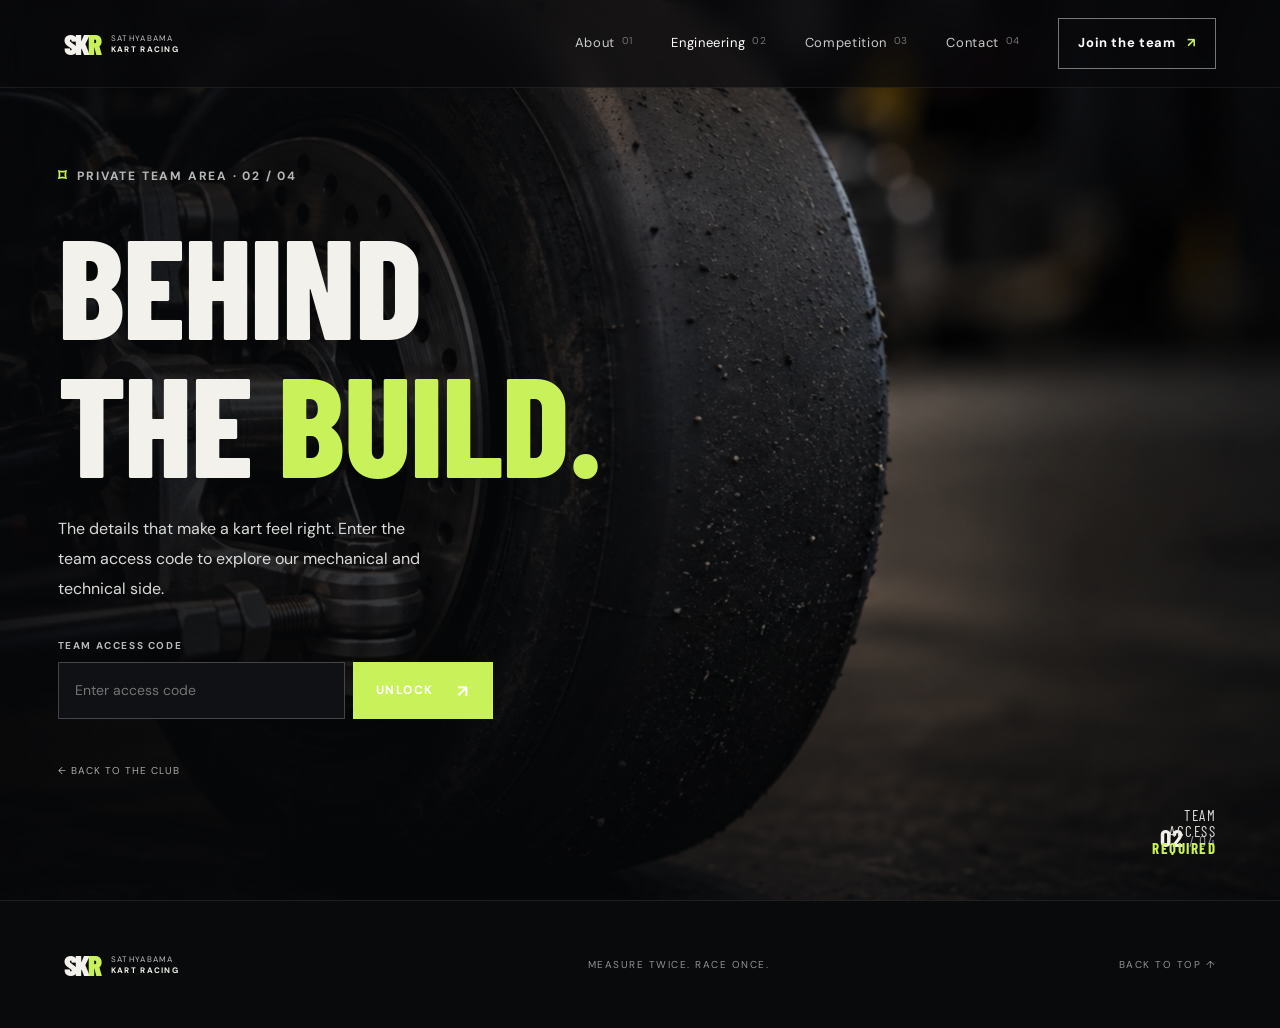
<file: engineering.html>
<!doctype html>
<html lang="en">
<head>
  <meta charset="utf-8"><meta name="viewport" content="width=device-width, initial-scale=1"><meta name="theme-color" content="#0b0c0e">
  <meta name="description" content="Explore the mechanical and technical work behind the Sathyabama student go-kart.">
  <title>Engineering — Sathyabama Kart Racing</title>
  <link rel="preconnect" href="https://fonts.googleapis.com"><link rel="preconnect" href="https://fonts.gstatic.com" crossorigin>
  <link href="https://fonts.googleapis.com/css2?family=Barlow+Condensed:wght@500;600;700;800;900&family=DM+Sans:wght@400;500;600;700&display=swap" rel="stylesheet"><style>
:root{--ink:#0b0c0e;--panel:#111316;--panel-2:#17191c;--white:#f3f1eb;--muted:#9a9b9b;--line:rgba(255,255,255,.13);--red:#c9f25a;--red-dark:#91b832;--gold:#d4ab61;--font-display:"Barlow Condensed","Arial Narrow",Impact,sans-serif;--font-body:"DM Sans",Arial,sans-serif;--wrap:min(1180px,calc(100% - 9vw))}
*{box-sizing:border-box}html{scroll-behavior:smooth;scroll-padding-top:88px}body{margin:0;background:var(--ink);color:var(--white);font-family:var(--font-body);font-size:15px;line-height:1.65;overflow-x:hidden}body::selection{background:var(--red);color:#fff}a{color:inherit;text-decoration:none}img{display:block;max-width:100%}button,input,select,textarea{font:inherit}button,a,input,select,textarea{-webkit-tap-highlight-color:transparent}.wrap{width:var(--wrap);margin-inline:auto}.section-pad{padding:clamp(88px,11vw,156px) 0}.eyebrow{font-size:10px;line-height:1.4;letter-spacing:.19em;text-transform:uppercase;color:#b7b8b7;font-weight:700}.eyebrow--red{color:var(--red)}.body-copy{color:#b4b5b4;font-size:14px;line-height:1.85;max-width:440px}.site-header{position:fixed;z-index:20;top:0;left:0;width:100%;height:82px;padding:0 5vw;display:flex;align-items:center;justify-content:space-between;background:rgba(9,10,12,.68);backdrop-filter:blur(12px);border-bottom:1px solid rgba(255,255,255,.07)}.brand{display:inline-flex;align-items:center;gap:11px;min-width:174px}.brand__mark{font-family:var(--font-display);font-size:29px;font-weight:900;line-height:.8;letter-spacing:-.07em;color:var(--white);position:relative}.brand__mark span{color:var(--red)}.brand__words{font-size:8px;line-height:1.35;letter-spacing:.16em;color:#c2c3c1}.brand__words b{font-weight:700;color:var(--white)}.site-nav{display:flex;align-items:center;gap:clamp(17px,3vw,46px)}.site-nav>a{font-size:11px;letter-spacing:.05em;color:#cacbca;transition:color .2s ease}.site-nav>a:hover,.site-nav>a.is-active{color:#fff}.site-nav i{font-size:8px;font-style:normal;color:#737475;vertical-align:top;margin-left:3px}.site-nav i.nav-lock{font-size:13px;color:var(--red)}.site-nav .nav-cta{padding:11px 17px;border:1px solid rgba(255,255,255,.45);color:#fff;font-weight:700}.nav-cta span{color:var(--red);margin-left:8px}.menu-toggle{display:none;background:none;border:0;color:#fff}.button{display:inline-flex;align-items:center;justify-content:center;gap:23px;min-height:46px;padding:0 19px;border:1px solid transparent;font-size:10px;font-weight:700;letter-spacing:.13em;text-transform:uppercase;transition:transform .25s ease,background .25s ease,border-color .25s ease}.button span{font-size:17px;line-height:0}.button:hover{transform:translateY(-3px)}.button--red{background:var(--red);color:white}.button--red:hover{background:#d9ff7a}.button--light{color:#fff;border-color:rgba(255,255,255,.52);background:rgba(7,8,10,.12);backdrop-filter:blur(8px)}.button--light:hover{background:rgba(255,255,255,.15)}.text-link{display:inline-flex;align-items:center;gap:16px;margin-top:20px;color:#fff;font-size:11px;letter-spacing:.12em;text-transform:uppercase;font-weight:700}.text-link span{color:var(--red);font-size:17px}.text-link:hover span{transform:translate(2px,-2px)}.text-link span{transition:transform .2s}
.hero{height:min(950px,100svh);min-height:690px;position:relative;isolation:isolate;overflow:hidden;background:#151719}.hero__image,.gate-bg{position:absolute;z-index:-3;inset:0;width:100%;height:100%;object-fit:cover;object-position:center center;transform:scale(1.03);will-change:transform}.hero--about .hero__image{object-position:62% center}.hero__shade{position:absolute;z-index:-2;inset:0;background:linear-gradient(90deg,rgba(7,8,10,.93) 0%,rgba(7,8,10,.74) 31%,rgba(7,8,10,.14) 69%,rgba(7,8,10,.03) 100%),linear-gradient(0deg,rgba(7,8,10,.63),transparent 36%)}.hero__copy{position:absolute;left:50%;top:49%;transform:translate(-50%,-42%)}.hero__copy .eyebrow{display:flex;align-items:center;gap:10px;margin:0 0 24px}.pulse{width:7px;height:7px;background:var(--red);border-radius:50%;box-shadow:0 0 0 5px rgba(201,242,90,.14)}h1,h2,h3,p{margin-top:0}.hero h1,.contact-title h1,.gate-content h1{margin:0 0 24px;font-family:var(--font-display);font-weight:800;text-transform:uppercase;font-size:clamp(70px,10.7vw,154px);line-height:.91;letter-spacing:-.025em;max-width:700px}.hero h1 em,.contact-title h1 em,.gate-content h1 em,h2 em{color:var(--red);font-style:normal}.hero__intro{max-width:375px;color:#dadbd9;line-height:1.75;font-size:14px;margin:0 0 27px}.hero__meta{position:absolute;bottom:44px;left:5vw;display:flex;align-items:center;gap:14px;color:#b8b9b8;font-size:8px;letter-spacing:.16em}.meta-line{height:1px;width:40px;background:var(--red)}.hero__counter{position:absolute;right:5vw;bottom:40px;font-family:var(--font-display);font-size:16px;letter-spacing:.08em}.hero__counter b{font-size:25px}.hero__counter span{color:#8b8c8d}.scroll-cue{position:absolute;bottom:41px;left:50%;transform:translateX(-50%);display:flex;align-items:center;gap:13px;color:#bbb;font-size:8px;letter-spacing:.18em}.scroll-cue i{width:1px;height:30px;background:linear-gradient(var(--red),rgba(201,242,90,0));position:relative}.scroll-cue i::before{content:"";position:absolute;top:0;left:-2px;width:4px;height:4px;background:var(--red);border-radius:100%;animation:scrollDot 1.7s infinite}@keyframes scrollDot{to{transform:translateY(24px);opacity:0}}.hero--competition .hero__image{object-position:64% center}.hero--competition .hero__shade{background:linear-gradient(90deg,rgba(7,8,10,.9),rgba(7,8,10,.53) 37%,rgba(7,8,10,.03) 82%),linear-gradient(0deg,rgba(7,8,10,.58),transparent 38%)}
.intro-section{background:var(--ink)}.intro-grid{display:grid;grid-template-columns:.75fr 1.1fr 1fr;gap:5vw;align-items:start}.section-kicker{display:flex;align-items:center;gap:13px;padding-top:10px;color:#939493;font-size:9px;letter-spacing:.17em;text-transform:uppercase;white-space:nowrap}.kicker-rule{width:42px;height:1px;background:var(--red)}.intro-copy h2,.section-heading h2,.engineering-copy h2,.exploded-copy h2,.contact-copy h2{font-family:var(--font-display);text-transform:uppercase;font-size:clamp(48px,6.4vw,88px);line-height:.92;letter-spacing:-.01em;font-weight:700;margin:17px 0 24px}.intro-visual{position:relative;min-height:360px;overflow:hidden;background:radial-gradient(ellipse at 55% 50%,rgba(201,242,90,.2),transparent 36%),linear-gradient(135deg,#141619,#0d0e10);border:1px solid rgba(255,255,255,.08);display:flex;align-items:flex-end;padding:26px}.intro-visual p{position:relative;z-index:2;font-family:var(--font-display);font-size:35px;line-height:.93;text-transform:uppercase;margin:0}.orbit{position:absolute;border:1px solid rgba(255,255,255,.17);border-radius:50%;width:320px;height:170px;left:50%;top:44%;transform:translate(-50%,-50%) rotate(-28deg)}.orbit--two{width:240px;height:300px;transform:translate(-50%,-50%) rotate(43deg);border-color:rgba(201,242,90,.6)}.intro-stat{position:absolute;top:22px;left:22px;right:22px;display:flex;align-items:center;justify-content:space-between;gap:9px;font-size:7px;letter-spacing:.12em;color:#b6b6b5}.intro-stat b{color:var(--red)}.intro-stamp{position:absolute;right:23px;bottom:23px;border:1px solid rgba(255,255,255,.23);width:72px;height:72px;border-radius:50%;display:grid;place-content:center;text-align:center;font-size:8px;line-height:1.2;letter-spacing:.1em;transform:rotate(9deg);color:#d7d7d3}.intro-stamp strong{font-size:13px;color:var(--red)}
.projects-section{background:#111214}.section-heading{display:flex;align-items:flex-end;justify-content:space-between;gap:40px;margin-bottom:45px}.section-heading h2{margin-bottom:0}.section-heading>.body-copy{margin:0 0 7px;max-width:340px}.project-grid{display:grid;grid-template-columns:repeat(3,1fr);gap:13px}.project-card{min-height:335px;position:relative;overflow:hidden;padding:28px 27px;background:linear-gradient(145deg,#1a1c1f,#121315);border:1px solid rgba(255,255,255,.07);transition:background .35s,border-color .35s,transform .35s}.project-card:hover{transform:translateY(-5px);border-color:rgba(201,242,90,.48);background:linear-gradient(145deg,#202225,#151618)}.project-num{position:absolute;top:25px;right:25px;font-family:var(--font-display);font-size:18px;color:#707170}.project-icon{height:88px;width:100px;position:relative;margin-bottom:22px;color:var(--red)}.icon-frame{border:1px solid rgba(255,255,255,.28);width:87px;height:43px;margin-top:25px;transform:skewX(-23deg)}.icon-frame i{position:absolute;width:14px;height:14px;border:1px solid var(--red);border-radius:50%;bottom:-8px}.icon-frame i:nth-child(1){left:7px}.icon-frame i:nth-child(2){right:5px}.icon-frame i:nth-child(3){left:14px;top:12px;width:55px;height:1px;border:0;background:rgba(255,255,255,.35)}.icon-wheel i:first-child,.icon-wheel i:nth-child(2){position:absolute;left:15px;top:12px;width:62px;height:62px;border:1px solid rgba(255,255,255,.42);border-radius:50%}.icon-wheel i:nth-child(2){left:30px;top:27px;width:32px;height:32px;border-color:var(--red)}.icon-wheel::before{content:"";position:absolute;left:45px;top:43px;width:22px;height:1px;background:#fff;transform:rotate(-35deg)}.icon-data{display:flex;align-items:end;gap:8px;padding:12px 10px 8px;border-bottom:1px solid rgba(255,255,255,.25)}.icon-data i{width:9px;height:30px;background:rgba(201,242,90,.7);transform:skewY(-23deg)}.icon-data i:nth-child(2){height:48px;background:#ded8ce}.icon-data i:nth-child(3){height:35px;background:rgba(201,242,90,.5)}.icon-data i:nth-child(4){height:60px;background:var(--red)}.icon-data i:nth-child(5){height:42px;background:#9a9a97}.project-card .eyebrow{font-size:8px;color:var(--red);margin-bottom:10px}.project-card h3,.system-card h3,.award-card h3{font-family:var(--font-display);font-size:32px;line-height:.92;text-transform:uppercase;margin:0 0 11px}.project-card>p:last-of-type{max-width:270px;margin:0;color:#9b9c9c;font-size:11px;line-height:1.7}.project-source{display:inline-flex;gap:11px;margin-top:15px;color:#ddd;font-size:9px;letter-spacing:.1em;text-transform:uppercase}.project-source span{color:var(--red)}.project-card--featured{border-color:rgba(201,242,90,.32);background:linear-gradient(145deg,rgba(60,81,24,.42),#141517 72%)}.card-arrow{position:absolute;right:26px;bottom:23px;color:#a6a7a5;font-size:16px}.draft-note{margin:22px 0 0;padding-top:13px;border-top:1px solid rgba(255,255,255,.08);color:#777978;font-size:9px;line-height:1.6}.draft-note span{color:var(--red);font-size:8px;letter-spacing:.15em;margin-right:9px;font-weight:700}
.image-band{height:620px;position:relative;overflow:hidden;isolation:isolate}.image-band>img,.race-quote>img,.contact-banner>img{position:absolute;inset:0;width:100%;height:100%;object-fit:cover;z-index:-2}.image-band>img{object-position:center 47%}.image-band__shade,.race-quote__shade,.contact-banner__shade{position:absolute;z-index:-1;inset:0;background:linear-gradient(90deg,rgba(7,8,10,.88),rgba(7,8,10,.25) 64%,rgba(7,8,10,.14)),linear-gradient(0deg,rgba(7,8,10,.48),transparent 40%)}.image-band__copy{position:absolute;left:9vw;top:50%;transform:translateY(-50%)}.image-band__copy h2,.join-strip h2,.race-quote h2,.contact-banner h2{font-family:var(--font-display);font-size:clamp(54px,8vw,105px);line-height:.87;text-transform:uppercase;margin:12px 0 26px}.image-caption{position:absolute;right:5vw;bottom:30px;color:#c5c4bf;font-size:8px;letter-spacing:.16em}.join-strip{background:var(--panel);padding:95px 0;text-align:center;position:relative;overflow:hidden}.join-strip::before,.join-strip::after{content:"";position:absolute;top:50%;left:-90px;width:280px;height:1px;background:var(--red);transform:rotate(-23deg);opacity:.55}.join-strip::after{left:auto;right:-80px;transform:rotate(23deg)}.join-strip__inner{display:flex;align-items:center;flex-direction:column}.join-strip .eyebrow{color:var(--red)}.join-strip h2{font-size:clamp(48px,6.5vw,78px);margin:10px 0 24px}.join-strip--compact{padding:76px 0}.site-footer{min-height:115px;padding:25px 5vw;display:flex;align-items:center;justify-content:space-between;background:#090a0c;border-top:1px solid rgba(255,255,255,.09)}.footer-note,.back-top{font-size:8px;letter-spacing:.15em;color:#919392}.back-top:hover{color:#fff}
.gate-screen{position:relative;min-height:780px;height:min(960px,100svh);display:flex;align-items:center;isolation:isolate;overflow:hidden;background:#111}.gate-bg{object-position:37% center;transform:scale(1.02)}.gate-scrim{position:absolute;z-index:-2;inset:0;background:linear-gradient(90deg,rgba(6,7,9,.94),rgba(6,7,9,.76) 38%,rgba(6,7,9,.15) 78%),linear-gradient(0deg,rgba(6,7,9,.65),transparent 35%)}.gate-content{position:relative;padding-top:48px}.gate-content .eyebrow{display:flex;gap:10px;align-items:center;margin-bottom:27px}.lock-icon{font-size:16px;color:var(--red)}.gate-content h1{font-size:clamp(76px,11vw,150px);margin-bottom:23px}.gate-content .hero__intro{max-width:385px}.access-form{margin-top:32px;max-width:435px}.access-form label,.join-form label{display:block;font-size:8px;letter-spacing:.16em;color:#b8b9b8;font-weight:700;margin:0 0 8px}.access-form>div{display:flex;gap:8px}.access-form input,.join-form input,.join-form select,.join-form textarea{width:100%;min-width:0;color:#fff;background:#101114;border:1px solid rgba(255,255,255,.22);border-radius:0;padding:13px 14px;outline:0;transition:border-color .2s}.access-form input:focus,.join-form input:focus,.join-form select:focus,.join-form textarea:focus{border-color:var(--red)}input::placeholder,textarea::placeholder{color:#737575}.access-form .button{white-space:nowrap}.form-error{min-height:20px;margin:8px 0;color:#ff8077;font-size:11px}.back-link{display:inline-block;color:#aaa;font-size:10px;letter-spacing:.1em;text-transform:uppercase}.back-link:hover{color:white}.gate-stamp{position:absolute;right:5vw;bottom:44px;color:#dededb;text-align:right;font-family:var(--font-display);font-size:15px;line-height:1.1;letter-spacing:.1em}.gate-stamp b{color:var(--red)}#engineeringContent[hidden]{display:none}.engineering-hero{background:#101113}.engineering-grid{display:grid;grid-template-columns:.8fr 1.6fr;gap:6vw}.engineering-copy h2{font-size:clamp(58px,8vw,105px)}.spec-row{display:flex;gap:27px;flex-wrap:wrap;margin-top:33px;color:#8e9090;font-size:8px;letter-spacing:.15em}.spec-row span+span{border-left:1px solid #464849;padding-left:27px}.wheel-feature{height:700px;position:relative;overflow:hidden;isolation:isolate;background:#0a0b0d}.wheel-feature>img{position:absolute;z-index:-2;inset:0;width:100%;height:100%;object-fit:cover;object-position:center 48%;transform:scale(1.06)}.wheel-feature__shade{position:absolute;z-index:-1;inset:0;background:linear-gradient(90deg,rgba(8,9,11,.05),rgba(8,9,11,.32) 45%,rgba(8,9,11,.89) 100%),linear-gradient(0deg,rgba(8,9,11,.5),transparent 30%)}.wheel-copy{position:absolute;right:7vw;top:50%;transform:translateY(-50%);max-width:390px}.wheel-copy h2{font-family:var(--font-display);font-size:clamp(60px,8vw,100px);line-height:.86;text-transform:uppercase;margin:14px 0 18px}.wheel-copy p:not(.eyebrow){color:#c0c0be;font-size:13px;max-width:260px}.wheel-label{display:block;margin-top:34px;color:#ccc;font-size:8px;letter-spacing:.16em}.wheel-index{position:absolute;left:5vw;bottom:34px;font-family:var(--font-display);font-size:16px;color:#ccc}.systems-section{background:#131416}.systems-grid{display:grid;grid-template-columns:repeat(4,1fr);gap:12px}.system-card{padding:23px 20px 25px;min-height:220px;background:#1b1d20;border-top:1px solid rgba(201,242,90,.68);position:relative}.system-card>span{position:absolute;right:19px;top:18px;font-family:var(--font-display);font-size:17px;color:#777}.system-card h3{font-size:34px;margin-top:38px}.system-card p{font-size:11px;color:#9a9b9a;line-height:1.65;min-height:54px}.system-card i{font-size:7px;letter-spacing:.12em;color:#777;font-style:normal}.exploded-section{background:#0d0e10}.exploded-layout{display:grid;grid-template-columns:.75fr 1.5fr;align-items:center;gap:4vw}.exploded-copy h2{font-size:clamp(52px,7vw,88px)}.exploded-image{position:relative}.exploded-image img{width:100%;mix-blend-mode:screen}.exploded-image span{display:block;text-align:right;margin-top:8px;font-size:8px;letter-spacing:.16em;color:#868886}.join-strip--compact h2{font-size:clamp(48px,6.2vw,72px)}
.awards-section{background:#101113}.awards-grid{display:grid;grid-template-columns:repeat(4,1fr);gap:12px}.award-card{min-height:345px;padding:24px 22px;position:relative;background:linear-gradient(150deg,#1a1c1f,#111214);border:1px solid rgba(255,255,255,.08);overflow:hidden}.award-card::after{content:"";position:absolute;width:200px;height:200px;border:1px solid rgba(255,255,255,.08);border-radius:50%;right:-90px;top:-85px;box-shadow:0 0 0 25px rgba(255,255,255,.02),0 0 0 50px rgba(255,255,255,.015)}.award-card--special{background:linear-gradient(150deg,#1a2011,#141710);border-color:rgba(201,242,90,.27)}.award-medal{width:53px;height:53px;border:1px solid rgba(212,171,97,.8);border-radius:50%;display:grid;place-items:center;margin-bottom:28px;color:#e6c77f;font-family:var(--font-display);font-size:20px;box-shadow:inset 0 0 0 5px rgba(212,171,97,.08)}.award-card--silver .award-medal{border-color:#aeb4b8;color:#d3d8db;box-shadow:inset 0 0 0 5px rgba(174,180,184,.08)}.award-card--bronze .award-medal{border-color:#be815b;color:#d5956c;box-shadow:inset 0 0 0 5px rgba(190,129,91,.08)}.award-medal--star{border-color:var(--red);color:var(--red);font-size:24px}.award-card .eyebrow{color:#b0b1b0;font-size:8px}.award-card--special .eyebrow{color:#e1fb91}.award-card h3{font-size:40px;margin:9px 0 15px}.award-card>p:not(.eyebrow){max-width:220px;color:#9c9d9d;font-size:10px;line-height:1.65}.award-rank{position:absolute;bottom:20px;right:20px;font-family:var(--font-display);font-size:12px;color:#777}.race-quote{height:610px;position:relative;overflow:hidden;isolation:isolate}.race-quote>img{object-position:center 44%}.race-quote__copy{position:absolute;inset:50% auto auto 50%;transform:translate(-50%,-50%)}.race-quote h2{font-size:clamp(59px,8vw,105px);margin:12px 0}.race-quote__copy>p:not(.eyebrow){max-width:350px;color:#d1d0cb;font-size:13px;margin-bottom:24px}
.contact-hero{min-height:750px;padding-top:150px;position:relative;overflow:hidden;background:radial-gradient(ellipse at 74% 50%,rgba(108,145,34,.17),transparent 38%),#0b0c0e}.contact-hero__grid{display:grid;grid-template-columns:.85fr 1.15fr;align-items:center;min-height:540px;position:relative}.contact-title{position:relative;z-index:2}.contact-title h1{font-size:clamp(65px,9vw,126px)}.contact-title .hero__intro{max-width:340px}.contact-art{position:relative;z-index:1;height:440px;margin-right:-5vw;overflow:hidden;mask-image:linear-gradient(90deg,transparent 0%,black 25%);-webkit-mask-image:linear-gradient(90deg,transparent 0%,black 25%)}.contact-art img{height:100%;width:100%;object-fit:cover;object-position:68% center;mix-blend-mode:screen}.contact-art__tag{position:absolute;bottom:20px;right:10%;color:#d2d2cf;font-size:8px;letter-spacing:.18em}.contact-art__cross{position:absolute;top:15%;right:16%;color:var(--red);font-size:22px}.contact-orbit{position:absolute;width:420px;height:420px;border:1px solid rgba(255,255,255,.07);border-radius:50%;right:9%;top:50%;transform:translateY(-43%);pointer-events:none}.contact-details{background:#121315}.contact-details__grid{display:grid;grid-template-columns:.7fr 1fr .9fr;gap:5vw;align-items:start}.contact-copy h2{font-size:clamp(49px,5vw,69px)}.contact-card{display:flex;gap:16px;margin-top:23px;padding:17px 0;border-top:1px solid rgba(255,255,255,.13)}.contact-card__icon{font-size:20px;color:var(--red);width:24px}.contact-card .eyebrow{font-size:8px;margin:0 0 4px;color:#a5a6a5}.contact-card strong{display:block;font-size:13px;font-weight:600}.contact-card small{display:block;color:#818282;font-size:10px;margin-top:2px}.join-form{padding:26px;background:#1a1c1f;border:1px solid rgba(255,255,255,.08)}.join-form>.eyebrow{color:var(--red);font-size:8px;margin-bottom:23px}.join-form label{margin-top:16px}.join-form input,.join-form select,.join-form textarea{font-size:11px;resize:vertical}.join-form select{color:#bbb;background:#101114}.join-form select:invalid{color:#777}.join-form option{color:#fff}.join-form .button{width:100%;margin-top:19px}.form-response{min-height:20px;margin:12px 0 0;color:#9ed6a3;font-size:11px}.form-disclaimer{display:block;color:#777;font-size:9px;line-height:1.5}.contact-banner{height:520px;position:relative;overflow:hidden;isolation:isolate}.contact-banner>img{object-position:center 56%}.contact-banner__copy{position:absolute;inset:50% auto auto 50%;transform:translate(-50%,-50%)}.contact-banner h2{font-size:clamp(55px,8vw,96px)}
.reveal{opacity:0;transform:translateY(22px);transition:opacity .75s ease,transform .75s cubic-bezier(.2,.75,.25,1)}.reveal.is-visible{opacity:1;transform:translateY(0)}.project-card:nth-child(2),.system-card:nth-child(2),.award-card:nth-child(2){transition-delay:.08s}.project-card:nth-child(3),.system-card:nth-child(3),.award-card:nth-child(3){transition-delay:.16s}.award-card:nth-child(4),.system-card:nth-child(4){transition-delay:.24s}
@media(max-width:900px){:root{--wrap:min(100% - 8vw,700px)}.site-header{height:72px;padding:0 4vw}.menu-toggle{display:flex;flex-direction:column;gap:6px;padding:12px;z-index:22}.menu-toggle span{width:24px;height:1px;background:white;transition:transform .2s}.menu-toggle[aria-expanded=true] span:first-child{transform:translateY(3.5px) rotate(45deg)}.menu-toggle[aria-expanded=true] span:last-child{transform:translateY(-3.5px) rotate(-45deg)}.site-nav{position:absolute;top:71px;left:0;right:0;padding:18px 6vw 27px;display:none;flex-direction:column;align-items:stretch;gap:0;background:rgba(10,11,13,.97);backdrop-filter:blur(14px);border-bottom:1px solid rgba(255,255,255,.12)}.site-nav.is-open{display:flex}.site-nav>a{padding:13px 0;border-bottom:1px solid rgba(255,255,255,.08);font-size:12px}.site-nav>a.nav-cta{margin-top:14px;text-align:center;border:1px solid rgba(255,255,255,.3)}.hero{min-height:680px;height:92svh}.hero__image{object-position:58% center}.hero__shade{background:linear-gradient(90deg,rgba(7,8,10,.88),rgba(7,8,10,.54) 57%,rgba(7,8,10,.14)),linear-gradient(0deg,rgba(7,8,10,.66),transparent 45%)}.hero__copy{top:47%}.hero h1{font-size:clamp(76px,14vw,125px)}.hero__meta{left:4vw;bottom:28px}.hero__counter{right:4vw;bottom:24px}.scroll-cue{bottom:25px}.intro-grid{grid-template-columns:.65fr 1.35fr;gap:26px}.intro-visual{grid-column:2;min-height:280px}.project-grid{grid-template-columns:1fr 1fr}.project-card:last-child{grid-column:span 2;min-height:280px}.systems-grid{grid-template-columns:repeat(2,1fr)}.awards-grid{grid-template-columns:repeat(2,1fr)}.award-card{min-height:300px}.engineering-grid{grid-template-columns:.6fr 1.4fr;gap:28px}.exploded-layout{grid-template-columns:.8fr 1.2fr;gap:20px}.contact-details__grid{grid-template-columns:.6fr 1fr}.contact-details__grid .section-kicker{grid-column:span 2}.contact-copy{grid-column:1}.join-form{grid-column:2;grid-row:2}.contact-hero__grid{grid-template-columns:1fr 1fr}.contact-art{margin-right:-8vw}.contact-orbit{right:-5%}}
@media(max-width:600px){:root{--wrap:calc(100% - 42px)}body{font-size:14px}.site-header{height:66px;padding:0 20px}.brand{min-width:0}.brand__mark{font-size:26px}.brand__words{font-size:7px}.site-nav{top:65px}.hero{height:91svh;min-height:640px}.hero--about .hero__image{object-position:58% center}.hero__shade{background:linear-gradient(90deg,rgba(7,8,10,.9),rgba(7,8,10,.59) 70%,rgba(7,8,10,.25)),linear-gradient(0deg,rgba(7,8,10,.78),transparent 56%)}.hero__copy{top:44%}.hero h1,.gate-content h1{font-size:clamp(69px,19vw,105px)}.hero__intro{font-size:12px;max-width:320px}.hero__meta{bottom:24px;gap:8px;font-size:7px}.hero__counter{bottom:19px;font-size:13px}.hero__counter b{font-size:20px}.scroll-cue{bottom:23px;font-size:7px}.section-pad{padding:80px 0}.intro-grid{display:flex;flex-direction:column;gap:25px}.section-kicker{padding:0}.intro-copy h2,.section-heading h2,.engineering-copy h2,.exploded-copy h2,.contact-copy h2{font-size:clamp(49px,13vw,70px)}.intro-visual{width:100%;min-height:250px}.section-heading{display:block;margin-bottom:28px}.section-heading>.body-copy{margin-top:22px}.project-grid{grid-template-columns:1fr}.project-card,.project-card:last-child{grid-column:auto;min-height:300px}.project-card h3{font-size:34px}.image-band{height:540px}.image-band>img{object-position:60% center}.image-band__copy{left:21px}.image-band__copy h2,.join-strip h2,.race-quote h2,.contact-banner h2{font-size:clamp(53px,14vw,77px)}.image-caption{right:21px;bottom:19px;font-size:7px}.join-strip{padding:72px 0}.join-strip::before,.join-strip::after{width:150px}.site-footer{min-height:95px;padding:19px 21px;gap:10px}.footer-note{display:none}.back-top{font-size:7px}.gate-screen{height:91svh;min-height:690px}.gate-bg{object-position:35% center}.gate-scrim{background:linear-gradient(90deg,rgba(6,7,9,.91),rgba(6,7,9,.7) 68%,rgba(6,7,9,.35)),linear-gradient(0deg,rgba(6,7,9,.7),transparent 38%)}.gate-content{padding-top:45px}.gate-content .eyebrow{font-size:8px}.access-form{max-width:100%}.access-form>div{flex-direction:column}.access-form .button{width:100%}.gate-stamp{right:21px;bottom:20px;font-size:11px}.engineering-grid{display:block}.engineering-grid .section-kicker{margin-bottom:28px}.engineering-copy h2{font-size:clamp(57px,15vw,81px)}.spec-row{gap:9px;font-size:7px}.spec-row span+span{padding-left:9px}.wheel-feature{height:570px}.wheel-feature>img{object-position:35% center}.wheel-feature__shade{background:linear-gradient(90deg,rgba(8,9,11,.16),rgba(8,9,11,.44) 35%,rgba(8,9,11,.87) 100%)}.wheel-copy{right:21px;top:auto;bottom:60px;transform:none;max-width:55%}.wheel-copy h2{font-size:clamp(48px,13vw,68px)}.wheel-copy p:not(.eyebrow){font-size:11px}.wheel-label{font-size:7px}.wheel-index{left:21px;bottom:23px;font-size:13px}.systems-grid{gap:8px}.system-card{padding:19px 14px;min-height:200px}.system-card h3{font-size:29px}.system-card p{font-size:10px}.exploded-layout{display:flex;flex-direction:column;align-items:stretch;gap:30px}.exploded-image{margin-inline:-15px}.exploded-image span{padding-right:15px;font-size:7px}.awards-grid{gap:8px}.award-card{min-height:290px;padding:19px 15px}.award-card h3{font-size:33px}.award-card>p:not(.eyebrow){font-size:9px}.award-card .eyebrow{font-size:7px;letter-spacing:.12em}.award-medal{width:45px;height:45px;margin-bottom:22px}.race-quote{height:520px}.race-quote>img{object-position:61% center}.race-quote__copy{width:calc(100% - 42px)}.contact-hero{padding-top:110px;min-height:770px}.contact-hero__grid{display:block;min-height:600px}.contact-title{padding-top:25px}.contact-title h1{font-size:clamp(65px,17vw,98px)}.contact-art{height:360px;margin:4px -21px 0 -40px;mask-image:linear-gradient(90deg,transparent 0%,black 12%);-webkit-mask-image:linear-gradient(90deg,transparent 0%,black 12%)}.contact-orbit{width:300px;height:300px;top:auto;bottom:3%;right:-30px;transform:none}.contact-details__grid{display:flex;flex-direction:column;gap:27px}.contact-details__grid .section-kicker{white-space:normal}.contact-copy h2{font-size:clamp(48px,12vw,63px)}.join-form{width:100%;padding:21px}.contact-banner{height:470px}.contact-banner__copy{width:calc(100% - 42px)}.back-top{white-space:nowrap}}
@media(prefers-reduced-motion:reduce){*,*::before,*::after{scroll-behavior:auto!important;animation-duration:.01ms!important;animation-iteration-count:1!important;transition-duration:.01ms!important}.reveal{opacity:1;transform:none}}

/* Pinned scroll story: each image takes over the frame as the reader advances. */
.motion-story{height:400svh;position:relative;background:#090a0c}
.motion-story__pin{height:100svh;min-height:600px;position:sticky;top:0;overflow:hidden;isolation:isolate;background:#090a0c}
.motion-story__frames,.motion-story__shade{position:absolute;z-index:-2;inset:0}
.motion-frame{position:absolute;inset:0;width:100%;height:100%;object-fit:cover;object-position:center;opacity:0;transform:scale(1.1);transition:opacity .16s linear;will-change:opacity,transform}
.motion-frame:first-child{object-position:62% center}
.motion-frame:nth-child(2){object-position:35% center}
.motion-frame:nth-child(3){object-position:center}
.motion-frame:nth-child(4){object-position:64% center}
.motion-story__shade{z-index:-1;background:linear-gradient(90deg,rgba(7,8,10,.88),rgba(7,8,10,.5) 42%,rgba(7,8,10,.05) 78%),linear-gradient(0deg,rgba(7,8,10,.65),transparent 42%)}
.motion-story[data-stage="1"] .motion-story__shade{background:linear-gradient(270deg,rgba(7,8,10,.91),rgba(7,8,10,.58) 44%,rgba(7,8,10,.04) 79%),linear-gradient(0deg,rgba(7,8,10,.6),transparent 44%)}
.motion-story__top{position:absolute;top:112px;left:50%;transform:translateX(-50%);display:flex;justify-content:space-between;color:#e4e2dd;font-size:8px;letter-spacing:.18em}
.motion-story__top b{color:var(--red);font-size:12px}
.motion-story__copy{position:absolute;top:50%;left:50%;transform:translate(-50%,-50%);pointer-events:none}
.motion-copy{position:absolute;left:0;top:50%;width:min(460px,42vw);transform:translateY(-43%);opacity:0;transition:opacity .22s ease}
.motion-story[data-stage="1"] .motion-copy{left:auto;right:0}
.motion-copy .eyebrow{color:#d6fa69;margin-bottom:17px}
.motion-copy h2{font-family:var(--font-display);font-size:clamp(58px,8.6vw,112px);font-weight:800;line-height:.88;letter-spacing:-.015em;text-transform:uppercase;margin:0 0 19px}
.motion-copy h2 em{color:var(--red);font-style:normal}
.motion-copy>p:last-child{max-width:350px;color:#d3d3d0;font-size:13px;line-height:1.75}
.motion-story__progress{position:absolute;left:50%;bottom:36px;transform:translateX(-50%);display:flex;align-items:center;gap:9px}
.motion-dot{display:block;width:5px;height:5px;background:rgba(255,255,255,.4);border-radius:50%;transition:all .3s ease}
.motion-dot.is-active{width:20px;border-radius:3px;background:var(--red)}
.motion-progress-track{height:1px;background:rgba(255,255,255,.26);width:90px;position:relative;margin-left:7px}
.motion-progress-track i{position:absolute;left:0;top:0;height:1px;width:0;background:var(--red)}
.motion-hint{margin-left:auto;font-size:8px;letter-spacing:.15em;color:#c5c5c2}
@media(max-width:900px){.motion-copy{width:min(410px,58vw)}.motion-story__top{top:95px}}
@media(max-width:600px){.motion-story{height:360svh}.motion-story__pin{min-height:560px}.motion-frame:first-child{object-position:59% center}.motion-frame:nth-child(2){object-position:31% center}.motion-frame:nth-child(3){object-position:50% center}.motion-frame:nth-child(4){object-position:62% center}.motion-story__shade{background:linear-gradient(0deg,rgba(7,8,10,.94),rgba(7,8,10,.62) 39%,rgba(7,8,10,.04) 83%)}.motion-story[data-stage="1"] .motion-story__shade{background:linear-gradient(0deg,rgba(7,8,10,.95),rgba(7,8,10,.65) 42%,rgba(7,8,10,.03) 85%)}.motion-story__top{top:85px;font-size:7px}.motion-story__copy{top:auto;bottom:92px;left:50%;width:calc(100% - 42px)}.motion-copy,.motion-story[data-stage="1"] .motion-copy{left:0;right:0;top:auto;bottom:0;width:100%;transform:none}.motion-copy h2{font-size:clamp(52px,14vw,73px);line-height:.93;margin-bottom:13px}.motion-copy .eyebrow{font-size:8px;margin-bottom:11px}.motion-copy>p:last-child{font-size:11px;max-width:320px}.motion-story__progress{bottom:22px;gap:7px}.motion-progress-track{width:55px}.motion-hint{font-size:7px}}
@media(prefers-reduced-motion:reduce){.motion-frame,.motion-copy,.motion-dot{transition:none!important}}
/* More room, stronger type scale, and a restrained graphite/lime visual system. */
:root{--red:#c9f25a;--red-dark:#91b832;--panel:#121512;--panel-2:#181b16}
body{font-size:16px;line-height:1.75}
.site-header{height:88px}
.site-nav>a{font-size:13px}
.site-nav i{font-size:10px}
.site-nav .nav-cta{padding:13px 19px}
.eyebrow{font-size:12px;letter-spacing:.15em}
.hero__intro,.body-copy{font-size:16px;line-height:1.9}
.hero h1,.contact-title h1,.gate-content h1{line-height:.98;letter-spacing:-.01em}
.motion-copy h2{line-height:.97;letter-spacing:0}
.button{font-size:12px;min-height:52px;padding-inline:22px}
.hero__meta,.scroll-cue,.image-caption,.footer-note,.back-top,.image-band__copy .eyebrow,.draft-note,.form-disclaimer{font-size:10px}
.section-pad{padding-top:clamp(112px,12vw,176px);padding-bottom:clamp(112px,12vw,176px)}
.intro-grid,.engineering-grid,.contact-details__grid{gap:clamp(34px,5vw,76px)}
.section-heading{margin-bottom:60px}
.project-grid,.awards-grid,.systems-grid{gap:18px}
.project-card{min-height:390px;padding:34px 32px}
.project-card .eyebrow,.award-card .eyebrow{font-size:10px;letter-spacing:.14em}
.project-card h3{font-size:38px;line-height:.98}
.project-card>p:last-of-type,.award-card>p:not(.eyebrow),.system-card p{font-size:14px;line-height:1.8}
.project-source{font-size:11px}
.award-card{min-height:385px;padding:30px}
.award-card h3{font-size:46px;line-height:.98}
.award-rank,.system-card i{font-size:10px}
.system-card{min-height:255px;padding:28px}
.system-card h3{font-size:40px}
.system-card i{letter-spacing:.14em}
.draft-note{font-size:11px;line-height:1.8}
.access-form label,.join-form label{font-size:10px}
.access-form input,.join-form input,.join-form select,.join-form textarea{font-size:14px;padding:15px 16px}
.contact-card strong{font-size:15px}
.contact-card small{font-size:12px}
.wheel-copy p:not(.eyebrow),.race-quote__copy>p:not(.eyebrow){font-size:16px;line-height:1.8}
.site-footer{min-height:128px}
.motion-story__top,.motion-hint{font-size:10px}
.motion-copy .eyebrow{font-size:11px}
.motion-copy>p:last-child{font-size:16px;line-height:1.85}
.motion-progress-track{appearance:none;-webkit-appearance:none;height:24px;background:transparent;cursor:ew-resize}
.motion-progress-track::-webkit-slider-runnable-track{height:3px;background:rgba(255,255,255,.35)}
.motion-progress-track::-webkit-slider-thumb{-webkit-appearance:none;width:18px;height:18px;margin-top:-7.5px;border-radius:50%;background:var(--red);border:2px solid #fff;box-shadow:0 0 0 6px rgba(201,242,90,.18)}
.motion-progress-track::-moz-range-track{height:3px;background:rgba(255,255,255,.35)}
.motion-progress-track::-moz-range-thumb{width:15px;height:15px;border-radius:50%;background:var(--red);border:2px solid #fff;box-shadow:0 0 0 6px rgba(201,242,90,.18)}
.parts-viewer{overflow:hidden;position:relative;padding-bottom:43px;cursor:default}
.parts-viewer img{transition:opacity .25s ease,transform .45s ease}
.parts-viewer img.is-switching{opacity:.35;transform:scale(.98)}
.parts-viewer__caption{position:absolute;top:15px;left:16px;display:flex;gap:12px;align-items:center;padding:10px 14px;background:rgba(9,11,8,.82);color:#fff;font-size:11px;letter-spacing:.1em}
.parts-viewer__caption b{color:var(--red);font-size:16px}
.parts-viewer__caption i{font-style:normal}
.parts-range{position:absolute;left:20px;right:20px;bottom:24px;width:calc(100% - 40px);accent-color:var(--red);cursor:ew-resize}
.parts-hint{position:absolute;right:20px;bottom:0;color:#d6d8ce;font-size:10px;letter-spacing:.13em}
.race-panner{background:#101310}
.race-panner__heading{display:flex;align-items:flex-end;justify-content:space-between;gap:40px;margin-bottom:42px}
.race-panner__heading h2{font-family:var(--font-display);font-size:clamp(60px,8vw,100px);line-height:.94;text-transform:uppercase;margin:10px 0 0}
.race-panner__heading h2 em{color:var(--red);font-style:normal}
.race-panner__heading .body-copy{max-width:360px}
.race-panner__viewer{height:min(670px,58vw);min-height:430px;position:relative;overflow:hidden;background:#101210}
.race-panner__viewer img{position:absolute;inset:-4% -8%;width:116%;height:108%;max-width:none;object-fit:cover;object-position:65% center;transition:transform .12s linear;will-change:transform}
.race-panner__viewer::after{content:"";position:absolute;inset:0;background:linear-gradient(90deg,rgba(7,9,7,.84),transparent 68%),linear-gradient(0deg,rgba(7,9,7,.55),transparent 43%);pointer-events:none}
.race-panner__overlay{position:absolute;z-index:1;left:5%;bottom:9%;color:#fff}
.race-panner__overlay span{display:block;font-size:11px;letter-spacing:.16em;margin-bottom:18px;color:#d6d8ce}
.race-panner__overlay b{font-family:var(--font-display);font-size:clamp(48px,7vw,88px);line-height:.9;text-transform:uppercase}
.race-panner__mark{position:absolute;z-index:1;right:5%;top:10%;font-size:40px;color:var(--red)}
.race-range-label{display:flex;align-items:center;gap:20px;margin-top:24px;color:#d6d8ce;font-size:11px;letter-spacing:.14em}
.race-range-label input{flex:1;accent-color:var(--red);cursor:ew-resize}
.race-panner__hint{margin:9px 0 0;text-align:right;font-size:10px;letter-spacing:.13em;color:#a9aca2}
.contact-art{perspective:1100px;transform:perspective(1100px) rotateX(var(--tilt-x,0deg)) rotateY(var(--tilt-y,0deg));transition:transform .14s ease-out}
.contact-art img{transform:translateX(var(--tilt-shift,0px)) scale(1.02);transition:transform .14s ease-out}
.tilt-hint{position:absolute;left:48%;bottom:22px;color:#e1e3d8;font-size:10px;letter-spacing:.11em}
@media(max-width:900px){.site-header{height:78px}.project-card{min-height:360px}.award-card{min-height:340px}.race-panner__heading{gap:25px}}
@media(max-width:600px){.site-header{height:70px}.site-nav{top:69px}.eyebrow{font-size:11px}.hero__intro,.body-copy{font-size:14px;line-height:1.8}.section-pad{padding-top:92px;padding-bottom:92px}.section-heading{margin-bottom:38px}.project-card,.project-card:last-child{min-height:325px;padding:26px 23px}.project-card h3{font-size:35px}.project-card>p:last-of-type,.award-card>p:not(.eyebrow),.system-card p{font-size:13px}.award-card{min-height:320px;padding:22px 17px}.award-card h3{font-size:37px}.motion-copy>p:last-child{font-size:14px;line-height:1.75}.motion-story__top,.motion-hint{font-size:9px}.parts-hint{font-size:8px;letter-spacing:.08em}.parts-viewer__caption{font-size:9px}.race-panner__heading{display:block}.race-panner__heading .body-copy{margin-top:20px}.race-panner__viewer{height:440px;min-height:0}.race-panner__overlay b{font-size:58px}.race-panner__overlay span,.race-range-label,.race-panner__hint{font-size:9px}.contact-art{height:340px}.tilt-hint{left:37%;font-size:8px}}
</style>
</head>
<body id="top" data-page="engineering">
  <header class="site-header"><a class="brand" href="index.html" aria-label="Sathyabama Kart Racing home"><span class="brand__mark">SK<span>R</span></span><span class="brand__words">SATHYABAMA<br><b>KART RACING</b></span></a><button class="menu-toggle" aria-label="Open navigation" aria-expanded="false"><span></span><span></span></button><nav class="site-nav" aria-label="Main navigation"><a href="index.html">About <i>01</i></a><a class="is-active" href="engineering.html" data-engineering-link>Engineering <i>02</i></a><a href="competitions.html">Competition <i>03</i></a><a href="contact.html">Contact <i>04</i></a><a class="nav-cta" href="contact.html#join">Join the team <span>↗</span></a></nav></header>
  <main>
    <section class="gate-screen" id="gateScreen" data-parallax>
      <img class="gate-bg" src="assets/kart-wheel.png" alt="Close-up of a go-kart slick tyre, hub and brake assembly">
      <div class="gate-scrim"></div>
      <div class="gate-content wrap">
        <p class="eyebrow"><span class="lock-icon">⌑</span> PRIVATE TEAM AREA · 02 / 04</p>
        <h1>Behind<br>the <em>build.</em></h1>
        <p class="hero__intro">The details that make a kart feel right. Enter the team access code to explore our mechanical and technical side.</p>
        <form class="access-form" id="accessForm"><label for="accessCode">TEAM ACCESS CODE</label><div><input id="accessCode" name="code" type="password" autocomplete="current-password" placeholder="Enter access code" required><button class="button button--red" type="submit">Unlock <span>↗</span></button></div><p class="form-error" id="formError" aria-live="polite"></p></form>
        <a class="back-link" href="index.html">← Back to the club</a>
      </div>
      <div class="hero__counter"><b>02</b><span> / 04</span></div>
      <div class="gate-stamp">TEAM<br>ACCESS<br><b>REQUIRED</b></div>
    </section>
    <div id="engineeringContent" hidden>
      <section class="engineering-hero section-pad"><div class="wrap engineering-grid"><div class="section-kicker reveal"><span>02 / THE WORKSHOP</span><span class="kicker-rule"></span></div><div class="engineering-copy reveal"><p class="eyebrow eyebrow--red">MECHANICAL × TECHNICAL</p><h2>Built to turn.<br><em>Made to last.</em></h2><p class="body-copy">A race-ready kart comes together one careful decision at a time. We test each system, learn from the results and keep making it better.</p><div class="spec-row"><span>01 / CHASSIS</span><span>02 / STEERING</span><span>03 / POWERTRAIN</span></div></div></div></section>
      <section class="wheel-feature" data-parallax><img src="assets/kart-wheel.png" alt="Macro detail of a racing slick tire and go-kart brake disc" loading="lazy"><div class="wheel-feature__shade"></div><div class="wheel-copy wrap reveal"><p class="eyebrow">01 — CONTACT PATCH</p><h2>Grip begins<br><em>right here.</em></h2><p>Tyre, hub, steering and brake: the small details add up to control.</p><span class="wheel-label">SLICK TYRE · FRONT ASSEMBLY</span></div><span class="wheel-index">01 / 03</span></section>
      <section class="systems-section section-pad"><div class="wrap"><div class="section-heading reveal"><div><p class="eyebrow eyebrow--red">A SYSTEMS-LED BUILD</p><h2>Every part<br>has a <em>purpose.</em></h2></div><p class="body-copy">Mechanical and technical work meet in the middle. Here’s a first look at the systems our team will take from concept to track.</p></div><div class="systems-grid"><article class="system-card reveal"><span>01</span><h3>Chassis</h3><p>Frame layout, material choices and driver fit.</p><i>FRAME / FIT / BALANCE</i></article><article class="system-card reveal"><span>02</span><h3>Steering</h3><p>Geometry and feedback for repeatable cornering.</p><i>LINKAGE / RESPONSE</i></article><article class="system-card reveal"><span>03</span><h3>Powertrain</h3><p>Reliable power delivery, tuned for the circuit.</p><i>ENGINE / DRIVE</i></article><article class="system-card reveal"><span>04</span><h3>Data</h3><p>Lap-by-lap notes to guide the next iteration.</p><i>MEASURE / REFINE</i></article></div></div></section>
      <section class="exploded-section section-pad"><div class="wrap exploded-layout"><div class="exploded-copy reveal"><p class="eyebrow eyebrow--red">02 — PARTS IN PERSPECTIVE</p><h2>One kart.<br><em>Many disciplines.</em></h2><p class="body-copy">Drag the control to move between a parts study, a tyre detail and the complete kart.</p><a class="text-link" href="contact.html#join">Build with us <span>↗</span></a></div><div class="exploded-image parts-viewer reveal" data-parts-viewer><img data-parts-image src="assets/kart-exploded.png" alt="Exploded technical render of a go-kart frame with separated steering, seat, wheels, brake and engine components" loading="lazy"><span class="parts-viewer__caption"><b data-parts-count>01</b> / 03 <i data-parts-label>PARTS STUDY</i></span><input class="parts-range" type="range" data-parts-range min="0" max="2" step="1" value="0" aria-label="Drag to move between kart component views"><span class="parts-hint">DRAG TO MOVE THROUGH THE BUILD</span></div></div></section>
      <section class="join-strip join-strip--compact"><div class="wrap join-strip__inner"><p class="eyebrow">WRENCHES TO LAP TIMES</p><h2>Good builds start<br><em>with good people.</em></h2><a class="button button--red" href="contact.html#join">Join the workshop <span>↗</span></a></div></section>
    </div>
  </main>
  <footer class="site-footer"><a class="brand" href="index.html"><span class="brand__mark">SK<span>R</span></span><span class="brand__words">SATHYABAMA<br><b>KART RACING</b></span></a><span class="footer-note">MEASURE TWICE. RACE ONCE.</span><a href="#top" class="back-top">BACK TO TOP ↑</a></footer>
  <script>
(() => {
  const ACCESS_CODE = "SBU26"; // Demo code for this static prototype. Use server-side authentication for real privacy.
  const engineeringGate = document.querySelector("#gateScreen");
  const engineeringContent = document.querySelector("#engineeringContent");
  const accessForm = document.querySelector("#accessForm");
  const errorMessage = document.querySelector("#formError");
  const menuToggle = document.querySelector(".menu-toggle");
  const siteNav = document.querySelector(".site-nav");
  const isEngineeringPage = document.body.dataset.page === "engineering";

  let engineeringGranted = false;
  try { engineeringGranted = sessionStorage.getItem("skrEngineeringAccess") === "granted"; } catch (_) {}
  if (isEngineeringPage && engineeringGranted) {
    engineeringGate.hidden = true;
    engineeringContent.hidden = false;
  }

  if (accessForm) {
    accessForm.addEventListener("submit", event => {
      event.preventDefault();
      const value = new FormData(accessForm).get("code");
      if (String(value).trim().toUpperCase() !== ACCESS_CODE) {
        errorMessage.textContent = "That code didn’t work. Check with a team member and try again.";
        accessForm.querySelector("input").setAttribute("aria-invalid", "true");
        return;
      }
      try { sessionStorage.setItem("skrEngineeringAccess", "granted"); } catch (_) {}
      engineeringGate.hidden = true;
      engineeringContent.hidden = false;
      document.title = "Engineering — Sathyabama Kart Racing";
      window.scrollTo({ top: 0, behavior: "smooth" });
      observeReveals();
    });
  }

  if (menuToggle && siteNav) {
    menuToggle.addEventListener("click", () => {
      const open = menuToggle.getAttribute("aria-expanded") !== "true";
      menuToggle.setAttribute("aria-expanded", String(open));
      menuToggle.setAttribute("aria-label", open ? "Close navigation" : "Open navigation");
      siteNav.classList.toggle("is-open", open);
    });
    siteNav.querySelectorAll("a").forEach(link => link.addEventListener("click", () => {
      menuToggle.setAttribute("aria-expanded", "false");
      menuToggle.setAttribute("aria-label", "Open navigation");
      siteNav.classList.remove("is-open");
    }));
  }

  let revealObserver;
  function observeReveals() {
    if (revealObserver) revealObserver.disconnect();
    const elements = document.querySelectorAll(".reveal:not(.is-visible)");
    if (!("IntersectionObserver" in window)) {
      elements.forEach(element => element.classList.add("is-visible"));
      return;
    }
    revealObserver = new IntersectionObserver(entries => {
      entries.forEach(entry => {
        if (entry.isIntersecting) {
          entry.target.classList.add("is-visible");
          revealObserver.unobserve(entry.target);
        }
      });
    }, { threshold: 0.13, rootMargin: "0px 0px -35px 0px" });
    elements.forEach(element => revealObserver.observe(element));
  }
  observeReveals();

  const motionPref = window.matchMedia("(prefers-reduced-motion: reduce)");
  const parallaxItems = [...document.querySelectorAll("[data-parallax]")];
  const motionStory = document.querySelector("[data-motion-story]");
  const motionFrames = motionStory ? [...motionStory.querySelectorAll(".motion-frame")] : [];
  const motionCopies = motionStory ? [...motionStory.querySelectorAll("[data-motion-copy]")] : [];
  const motionDots = motionStory ? [...motionStory.querySelectorAll(".motion-dot")] : [];
  const motionCount = motionStory?.querySelector("[data-motion-count]");
  const motionScrubber = motionStory?.querySelector("[data-motion-scrubber]");
  const partsViewer = document.querySelector("[data-parts-viewer]");
  const racePanner = document.querySelector("[data-race-panner]");
  const tiltSurface = document.querySelector("[data-tilt]");
  let ticking = false;
  const clamp = (value, min, max) => Math.max(min, Math.min(max, value));

  function updateMotionStory() {
    if (!motionStory || motionFrames.length === 0) return;
    if (motionPref.matches) {
      motionFrames.forEach((frame, index) => { frame.style.opacity = index === 0 ? "1" : "0"; });
      motionCopies.forEach((copy, index) => { copy.style.opacity = index === 0 ? "1" : "0"; });
      return;
    }
    const rect = motionStory.getBoundingClientRect();
    const scrollSpan = Math.max(1, motionStory.offsetHeight - window.innerHeight);
    const progress = clamp(-rect.top / scrollSpan, 0, 1);
    const position = progress * (motionFrames.length - 1);
    const first = Math.floor(position);
    const blend = position - first;
    const activeStage = clamp(Math.round(position), 0, motionFrames.length - 1);

    motionFrames.forEach((frame, index) => {
      const opacity = index === first ? 1 - blend : index === first + 1 ? blend : 0;
      const zoom = index === 1 ? 1.23 : index === 2 ? 1.02 : 1.08;
      const scale = 1 + (zoom - 1) * opacity;
      frame.style.opacity = opacity.toFixed(3);
      frame.style.transform = `scale(${scale.toFixed(3)})`;
    });
    motionCopies.forEach((copy, index) => { copy.style.opacity = index === activeStage ? "1" : "0"; });
    motionStory.dataset.stage = String(activeStage);
    if (motionCount) motionCount.textContent = String(activeStage + 1).padStart(2, "0");
    motionDots.forEach((dot, index) => dot.classList.toggle("is-active", index === activeStage));
    if (motionScrubber && document.activeElement !== motionScrubber) motionScrubber.value = String(Math.round(progress * 1000));
  }

  if (motionScrubber && motionStory) {
    motionScrubber.addEventListener("input", () => {
      const span = Math.max(1, motionStory.offsetHeight - window.innerHeight);
      const pageTop = window.scrollY + motionStory.getBoundingClientRect().top;
      window.scrollTo({ top: pageTop + (Number(motionScrubber.value) / 1000) * span, behavior: "auto" });
    });
  }

  if (partsViewer) {
    const views = [
      { src: "assets/kart-exploded.png", label: "PARTS STUDY", alt: "Exploded view of a go-kart and its mechanical components" },
      { src: "assets/kart-wheel.png", label: "TYRE & BRAKE", alt: "Close-up of a go-kart slick tyre, wheel hub and brake disc" },
      { src: "assets/kart-hero.png", label: "FULL KART", alt: "Complete student racing go-kart on the circuit" }
    ];
    const image = partsViewer.querySelector("[data-parts-image]");
    const range = partsViewer.querySelector("[data-parts-range]");
    const count = partsViewer.querySelector("[data-parts-count]");
    const label = partsViewer.querySelector("[data-parts-label]");
    let viewIndex = 0;
    views.forEach(view => { const preload = new Image(); preload.src = view.src; });
    range?.addEventListener("input", () => {
      viewIndex = Number(range.value);
      image.classList.add("is-switching");
      image.src = views[viewIndex].src;
      image.alt = views[viewIndex].alt;
      count.textContent = String(viewIndex + 1).padStart(2, "0");
      label.textContent = views[viewIndex].label;
      image.addEventListener("load", () => image.classList.remove("is-switching"), { once: true });
    });
  }

  if (racePanner) {
    const range = racePanner.parentElement.querySelector("[data-race-control]");
    const image = racePanner.querySelector("[data-race-image]");
    const stageLabel = racePanner.querySelector("[data-race-stage]");
    const moveScene = () => {
      const progress = Number(range.value) / 100;
      const shift = (0.5 - progress) * 14;
      image.style.transform = `translate3d(${shift.toFixed(2)}%,0,0) scale(${(1.12 + Math.abs(progress - 0.5) * 0.13).toFixed(3)})`;
      racePanner.dataset.position = progress < 0.34 ? "entry" : progress > 0.66 ? "exit" : "apex";
      if (stageLabel) stageLabel.textContent = progress < 0.34 ? "CORNER ENTRY" : progress > 0.66 ? "CORNER EXIT" : "APEX APPROACH";
    };
    range?.addEventListener("input", moveScene);
    moveScene();
  }

  if (tiltSurface) {
    tiltSurface.addEventListener("pointermove", event => {
      const rect = tiltSurface.getBoundingClientRect();
      const x = (event.clientX - rect.left) / rect.width - 0.5;
      const y = (event.clientY - rect.top) / rect.height - 0.5;
      tiltSurface.style.setProperty("--tilt-x", `${(-y * 5).toFixed(2)}deg`);
      tiltSurface.style.setProperty("--tilt-y", `${(x * 7).toFixed(2)}deg`);
      tiltSurface.style.setProperty("--tilt-shift", `${(x * 12).toFixed(2)}px`);
    });
    tiltSurface.addEventListener("pointerleave", () => {
      tiltSurface.style.setProperty("--tilt-x", "0deg");
      tiltSurface.style.setProperty("--tilt-y", "0deg");
      tiltSurface.style.setProperty("--tilt-shift", "0px");
    });
  }

  function updateParallax() {
    updateMotionStory();
    if (motionPref.matches) { ticking = false; return; }
    parallaxItems.forEach(section => {
      const rect = section.getBoundingClientRect();
      if (rect.bottom < 0 || rect.top > window.innerHeight) return;
      const progress = (window.innerHeight - rect.top) / (window.innerHeight + rect.height);
      const shift = (progress - 0.5) * -32;
      const image = section.querySelector(".hero__image, .gate-bg, .wheel-feature > img, img");
      if (image) image.style.transform = `translate3d(0, ${shift.toFixed(1)}px, 0) scale(${(1.045 + Math.abs(progress - 0.5) * 0.04).toFixed(3)})`;
    });
    ticking = false;
  }
  window.addEventListener("scroll", () => {
    if (!ticking) {
      window.requestAnimationFrame(updateParallax);
      ticking = true;
    }
  }, { passive: true });
  window.addEventListener("resize", updateParallax, { passive: true });
  motionPref.addEventListener?.("change", updateParallax);
  updateParallax();

  const joinForm = document.querySelector("#joinForm");
  if (joinForm) joinForm.addEventListener("submit", event => {
    event.preventDefault();
    document.querySelector("#formResponse").textContent = "Thanks for your interest. The club’s contact details will be added here soon.";
    joinForm.reset();
  });
})();

</script>
</body>
</html>
</file>
